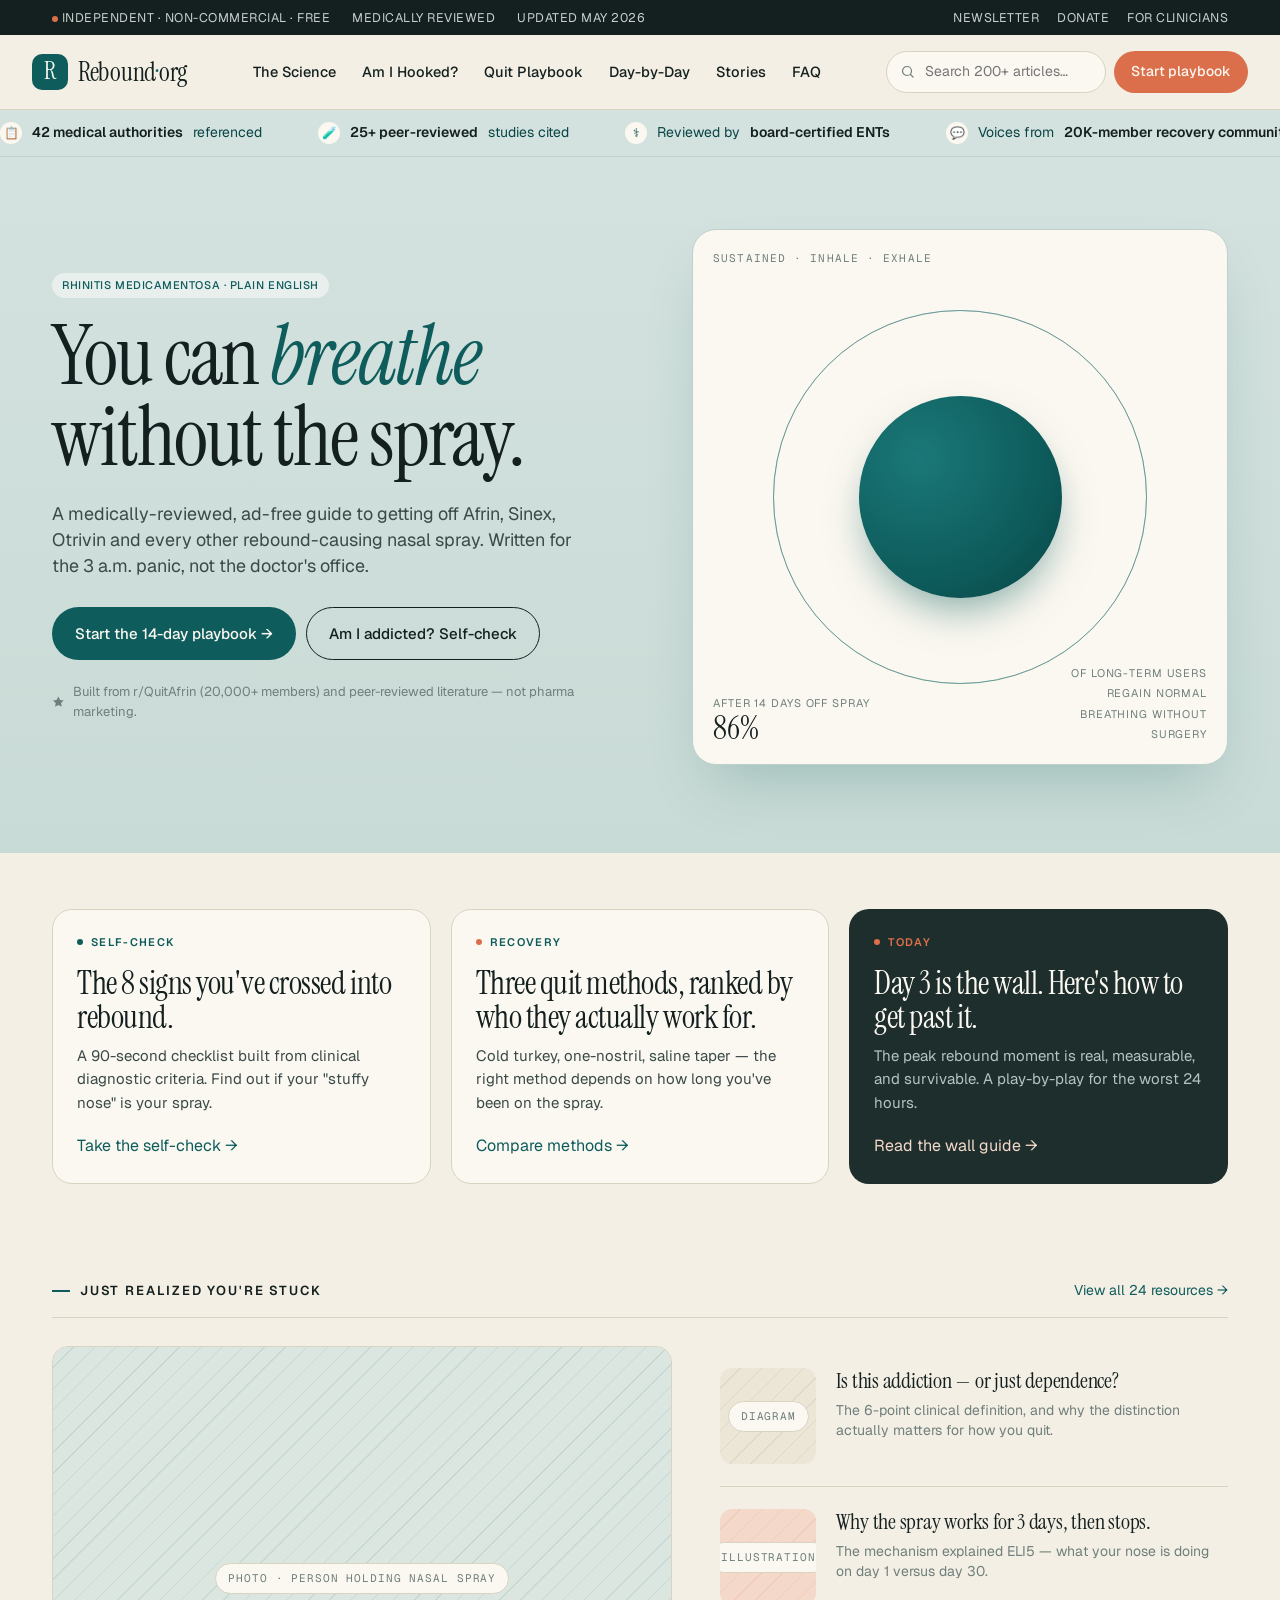
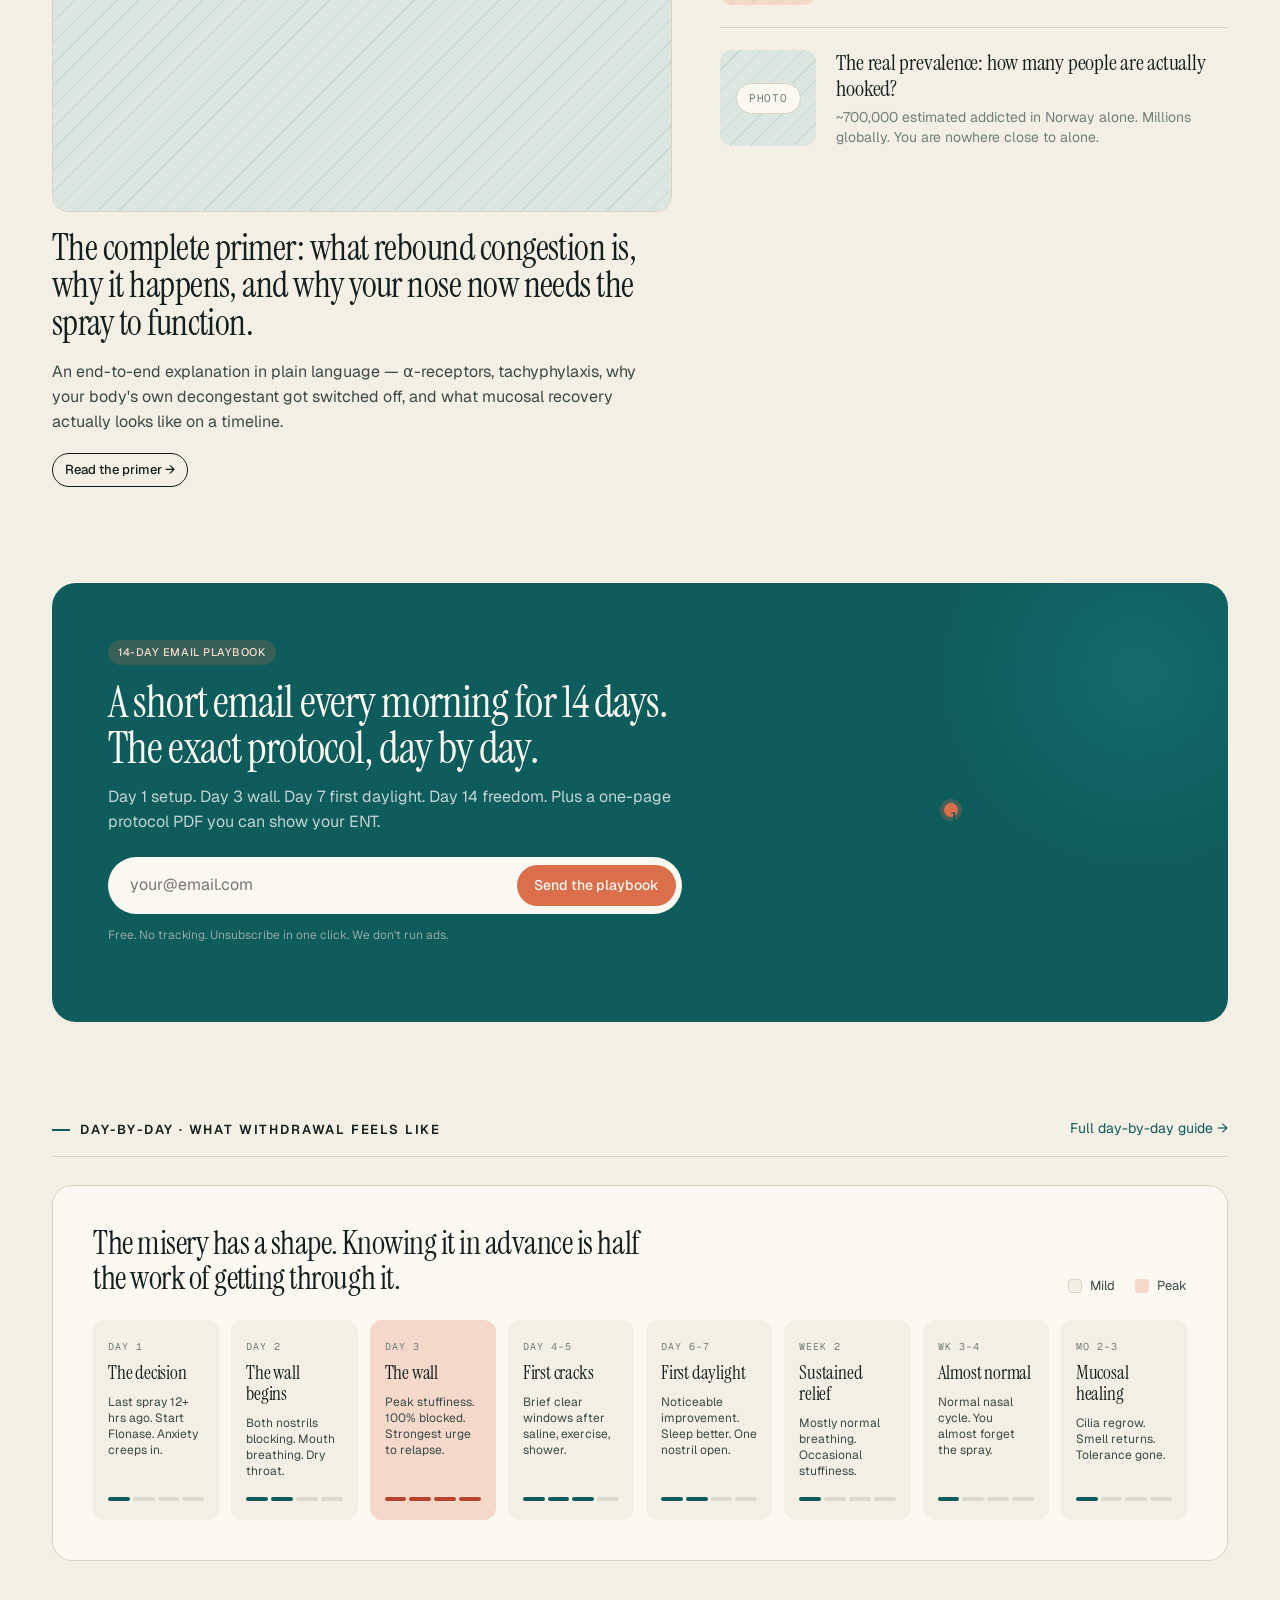
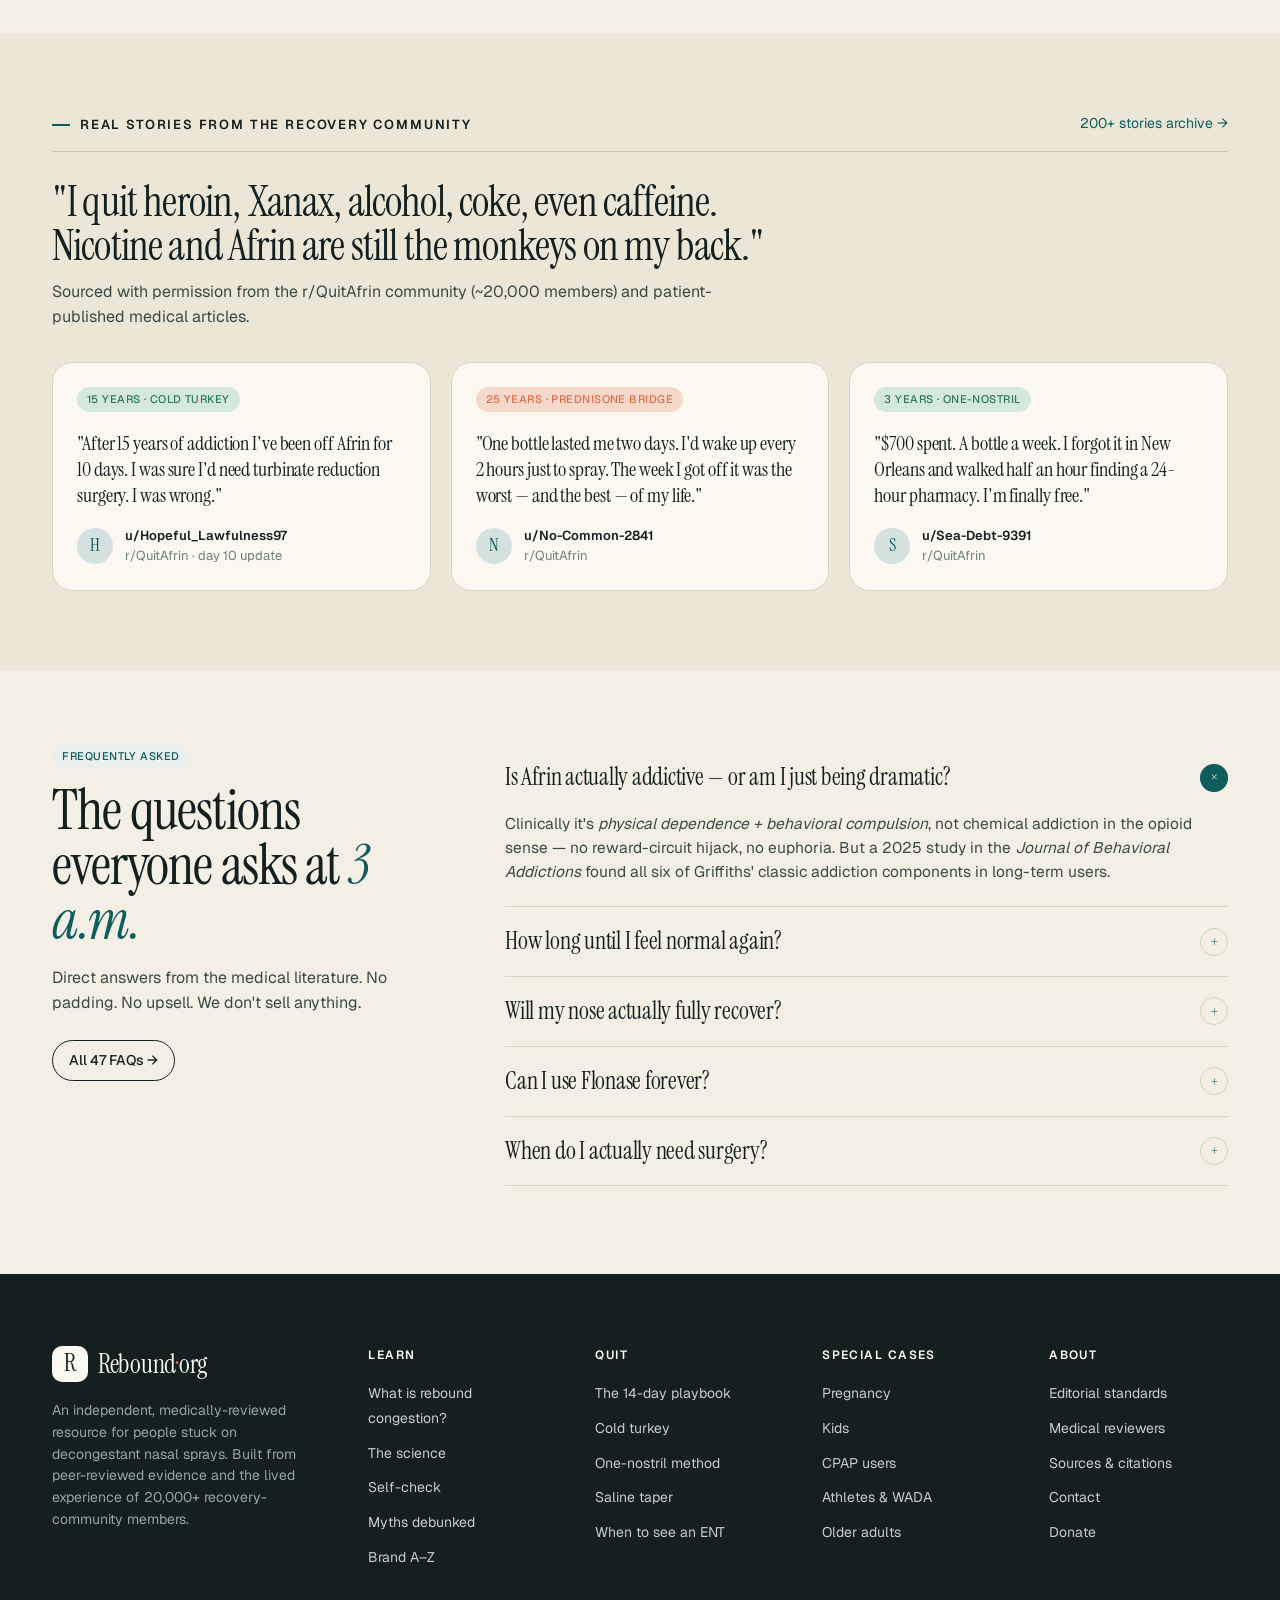
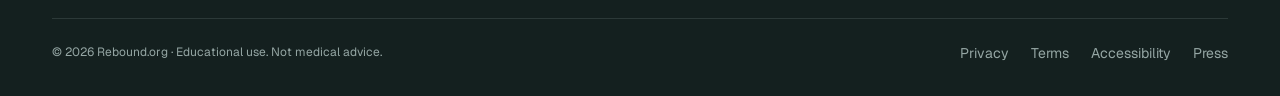
<file: index.html>
<!doctype html>
<html lang="en">
<head>
<meta charset="utf-8" />
<title>Rebound Congestion — A medically-reviewed guide to getting off Afrin · Rebound.org</title>
<meta name="description" content="Independent, medically-reviewed guide to rhinitis medicamentosa (rebound congestion) from Afrin, Sinex, Otrivin and other decongestant nasal sprays. The science, a 14-day quit playbook, day-by-day withdrawal timeline, real recovery stories, and answers from 25+ peer-reviewed studies." />
<meta name="viewport" content="width=device-width,initial-scale=1" />
<meta name="theme-color" content="#0E5C5C" />
<link rel="canonical" href="https://reboundcongestion.org/" />
<meta property="og:type" content="website" />
<meta property="og:title" content="Rebound.org — You can breathe without the spray." />
<meta property="og:description" content="A medically-reviewed, ad-free guide to getting off Afrin, Sinex, Otrivin and every other rebound-causing nasal spray." />
<meta property="og:url" content="https://reboundcongestion.org/" />
<meta name="twitter:card" content="summary_large_image" />
<meta name="robots" content="index, follow, max-image-preview:large" />
<link rel="preconnect" href="https://fonts.googleapis.com" />
<link rel="preconnect" href="https://fonts.gstatic.com" crossorigin />
<link href="https://fonts.googleapis.com/css2?family=Instrument+Serif:ital@0;1&family=Geist:wght@300;400;500;600;700&family=Geist+Mono:wght@400;500&display=swap" rel="stylesheet" />
<link rel="stylesheet" href="assets/styles.css" />
<script type="application/ld+json">
{
  "@context": "https://schema.org",
  "@graph": [
    {
      "@type": "MedicalWebPage",
      "@id": "https://reboundcongestion.org/#webpage",
      "url": "https://reboundcongestion.org/",
      "name": "Rebound Congestion — A medically-reviewed guide to getting off Afrin",
      "description": "Independent, medically-reviewed educational resource on rhinitis medicamentosa (rebound congestion).",
      "inLanguage": "en-US",
      "datePublished": "2026-05-12",
      "dateModified": "2026-05-12",
      "lastReviewed": "2026-05-12",
      "audience": {
        "@type": "PeopleAudience",
        "healthCondition": "Rhinitis Medicamentosa"
      },
      "about": { "@id": "https://reboundcongestion.org/#condition" },
      "publisher": { "@id": "https://reboundcongestion.org/#org" }
    },
    {
      "@type": "MedicalCondition",
      "@id": "https://reboundcongestion.org/#condition",
      "name": "Rhinitis Medicamentosa",
      "alternateName": ["Rebound Congestion", "Nasal Spray Addiction", "Afrin Addiction", "Drug-Induced Rhinitis"],
      "code": { "@type": "MedicalCode", "code": "J30.0", "codingSystem": "ICD-10" },
      "cause": "Overuse of topical decongestant nasal sprays containing oxymetazoline, xylometazoline, phenylephrine, naphazoline or tetrahydrozoline beyond 3–5 days.",
      "signOrSymptom": "Nasal congestion worsening after stopping spray, dependence on spray, frequent re-dosing, sleep disturbance.",
      "possibleTreatment": [
        { "@type": "MedicalTherapy", "name": "Intranasal corticosteroid bridge" },
        { "@type": "MedicalTherapy", "name": "One-nostril weaning method" },
        { "@type": "MedicalTherapy", "name": "Saline dilution taper" },
        { "@type": "MedicalTherapy", "name": "Oral prednisone burst (ENT-prescribed)" }
      ]
    },
    {
      "@type": "Organization",
      "@id": "https://reboundcongestion.org/#org",
      "name": "Rebound.org",
      "url": "https://reboundcongestion.org/",
      "description": "Independent, non-commercial educational resource for people stuck on decongestant nasal sprays."
    },
    {
      "@type": "FAQPage",
      "mainEntity": [
        { "@type": "Question", "name": "Is Afrin actually addictive?",
          "acceptedAnswer": { "@type": "Answer", "text": "Clinically it's physical dependence plus behavioral compulsion, not chemical addiction like opioids — there is no euphoria. But a 2025 study in the Journal of Behavioral Addictions found all six of Griffiths' classic addiction components in long-term users. Either way it traps people for decades and needs structured quitting." } },
        { "@type": "Question", "name": "How long until I feel normal again after stopping nasal spray?",
          "acceptedAnswer": { "@type": "Answer", "text": "With intranasal steroid spray and saline started on day one, subjective improvement comes within 48 hours, significant relief by week 2, near-normal breathing by week 4. Long-term users may need 1–3 months for full mucosal healing." } },
        { "@type": "Question", "name": "Will my nose actually fully recover from rebound congestion?",
          "acceptedAnswer": { "@type": "Answer", "text": "Yes, in nearly all cases. Even after 20+ years of decongestant use the nasal mucosa heals. Septal perforation and severe turbinate scarring are exceptions that may need surgical evaluation, but they are rare." } },
        { "@type": "Question", "name": "Is the one-nostril method better than cold turkey?",
          "acceptedAnswer": { "@type": "Answer", "text": "Many ENTs prefer it because adherence is much higher. Cold turkey is faster (about 1 week versus 2) but harder — the day-3 wall causes most relapses. Both work; match the method to your tolerance for misery." } },
        { "@type": "Question", "name": "Can I use Flonase forever?",
          "acceptedAnswer": { "@type": "Answer", "text": "Yes. Daily intranasal corticosteroid is safe long-term per Cleveland Clinic, Mayo, NHS and AAAAI guidelines. Watch for nosebleeds — usually a technique fix: aim away from the septum and hold the bottle in the opposite hand to the nostril you're spraying." } }
      ]
    }
  ]
}
</script>
</head>
<body>
<a href="#main" class="skip">Skip to main content</a>

<!-- ====== utility bar ====== -->
<div class="utilbar">
  <div class="container">
    <div class="row">
      <div class="left">
        <span><span class="dot"></span>&nbsp;Independent · Non-commercial · Free</span>
        <span class="hide-mobile">Medically reviewed</span>
        <span class="hide-mobile">Updated May 2026</span>
      </div>
      <div class="right hide-mobile">
        <a href="#">Newsletter</a>
        <a href="#">Donate</a>
        <a href="#">For Clinicians</a>
      </div>
    </div>
  </div>
</div>

<!-- ====== header ====== -->
<header class="site">
  <div class="container-wide">
    <nav class="nav" aria-label="Primary">
      <a href="index.html" class="brand">
        <span class="mark" aria-hidden="true">R</span>
        <span class="wordmark">Rebound<em>·</em>org</span>
      </a>
      <div class="navlinks">
        <a class="nav-item" href="science.html">The Science</a>
        <a class="nav-item" href="self-check.html">Am I Hooked?</a>
        <a class="nav-item" href="playbook.html">Quit Playbook</a>
        <a class="nav-item" href="timeline.html">Day-by-Day</a>
        <a class="nav-item" href="stories.html">Stories</a>
        <a class="nav-item" href="faq.html">FAQ</a>
      </div>
      <div class="nav-actions">
        <label class="search-pill" for="search">
          <svg width="14" height="14" viewBox="0 0 14 14" fill="none" aria-hidden="true"><circle cx="6" cy="6" r="4.5" stroke="currentColor" stroke-width="1.2"/><path d="M9.5 9.5L12 12" stroke="currentColor" stroke-width="1.2" stroke-linecap="round"/></svg>
          <input id="search" placeholder="Search 200+ articles…" />
        </label>
        <button class="search-icon-btn" aria-label="Search">
          <svg width="16" height="16" viewBox="0 0 14 14" fill="none"><circle cx="6" cy="6" r="4.5" stroke="currentColor" stroke-width="1.4"/><path d="M9.5 9.5L12 12" stroke="currentColor" stroke-width="1.4" stroke-linecap="round"/></svg>
        </button>
        <a class="btn coral hide-mobile" href="playbook.html">Start playbook</a>
        <button class="menu-btn" id="menuOpen" aria-label="Open menu">
          <svg width="18" height="18" viewBox="0 0 18 18" fill="none"><path d="M2 5h14M2 9h14M2 13h14" stroke="currentColor" stroke-width="1.6" stroke-linecap="round"/></svg>
        </button>
      </div>
    </nav>
  </div>
</header>

<!-- mobile menu -->
<div class="mobile-menu" id="mobileMenu" role="dialog" aria-label="Menu">
  <div class="top">
    <a href="index.html" class="brand"><span class="mark">R</span><span class="wordmark">Rebound<em>·</em>org</span></a>
    <button class="menu-btn" id="menuClose" aria-label="Close menu">
      <svg width="18" height="18" viewBox="0 0 18 18" fill="none"><path d="M4 4l10 10M14 4L4 14" stroke="currentColor" stroke-width="1.6" stroke-linecap="round"/></svg>
    </button>
  </div>
  <nav aria-label="Mobile">
    <a href="science.html">The Science</a>
    <a href="self-check.html">Am I Hooked?</a>
    <a href="playbook.html">Quit Playbook</a>
    <a href="timeline.html">Day-by-Day</a>
    <a href="stories.html">Stories</a>
    <a href="faq.html">FAQ</a>
  </nav>
  <div class="actions">
    <a class="btn coral lg" href="playbook.html">Start the 14-day playbook →</a>
    <a class="btn ghost lg" href="self-check.html">Am I addicted? Self-check</a>
  </div>
</div>

<!-- ====== trust strip ====== -->
<div class="trust" aria-label="Editorial standards">
  <div class="trust-track">
    <span class="item"><span class="icn">📋</span> <b>42 medical authorities</b> referenced</span>
    <span class="item"><span class="icn">🧪</span> <b>25+ peer-reviewed</b> studies cited</span>
    <span class="item"><span class="icn">⚕️</span> Reviewed by <b>board-certified ENTs</b></span>
    <span class="item"><span class="icn">💬</span> Voices from <b>20K-member recovery community</b></span>
    <span class="item"><span class="icn">🌿</span> No ads. <b>No spray brand affiliations.</b></span>
    <span class="item"><span class="icn">🔄</span> Updated <b>May 2026</b></span>
    <span class="item"><span class="icn">📋</span> <b>42 medical authorities</b> referenced</span>
    <span class="item"><span class="icn">🧪</span> <b>25+ peer-reviewed</b> studies cited</span>
    <span class="item"><span class="icn">⚕️</span> Reviewed by <b>board-certified ENTs</b></span>
    <span class="item"><span class="icn">💬</span> Voices from <b>20K-member recovery community</b></span>
    <span class="item"><span class="icn">🌿</span> No ads. <b>No spray brand affiliations.</b></span>
    <span class="item"><span class="icn">🔄</span> Updated <b>May 2026</b></span>
  </div>
</div>

<main id="main">

<!-- ====== hero ====== -->
<section class="hero">
  <div class="container">
    <div class="hero-grid">
      <div>
        <span class="tag">Rhinitis Medicamentosa · Plain English</span>
        <h1 style="margin-top:18px;">You can <em>breathe</em> without the spray.</h1>
        <p class="lede">A medically-reviewed, ad-free guide to getting off Afrin, Sinex, Otrivin and every other rebound-causing nasal spray. Written for the 3 a.m. panic, not the doctor's office.</p>
        <div class="cta-row">
          <a class="btn primary lg" href="playbook.html">Start the 14-day playbook →</a>
          <a class="btn ghost lg" href="self-check.html">Am I addicted? Self-check</a>
        </div>
        <p class="micronote">
          <svg width="14" height="14" viewBox="0 0 14 14" fill="none" aria-hidden="true"><path d="M7 1l1.8 3.7 4 .6-2.9 2.8.7 4-3.6-1.9-3.6 1.9.7-4L1 5.3l4-.6L7 1z" fill="currentColor"/></svg>
          Built from r/QuitAfrin (20,000+ members) and peer-reviewed literature — not pharma marketing.
        </p>
      </div>
      <div class="visual" aria-hidden="true">
        <span class="corner">SUSTAINED · INHALE · EXHALE</span>
        <div class="breath">
          <div class="ring r1"></div>
          <div class="ring r2"></div>
          <div class="ring r3"></div>
          <div class="core"></div>
        </div>
        <div class="label">
          <div>
            <div class="stat-label">After 14 days off spray</div>
            <div class="big">86%</div>
          </div>
          <div style="text-align:right; max-width:160px;">
            <span class="stat-label">of long-term users regain normal breathing without surgery</span>
          </div>
        </div>
      </div>
    </div>
  </div>
</section>

<!-- ====== featured cards ====== -->
<section class="featured">
  <div class="container">
    <div class="feat-grid">
      <a class="feat" href="self-check.html">
        <span class="kicker"><span style="width:6px;height:6px;background:var(--primary);border-radius:50%;display:inline-block;"></span> Self-check</span>
        <h3>The 8 signs you've crossed into rebound.</h3>
        <p>A 90-second checklist built from clinical diagnostic criteria. Find out if your "stuffy nose" is your spray.</p>
        <div class="spacer"></div>
        <span class="cta">Take the self-check →</span>
      </a>
      <a class="feat" href="playbook.html">
        <span class="kicker"><span style="width:6px;height:6px;background:var(--coral);border-radius:50%;display:inline-block;"></span> Recovery</span>
        <h3>Three quit methods, ranked by who they actually work for.</h3>
        <p>Cold turkey, one-nostril, saline taper — the right method depends on how long you've been on the spray.</p>
        <div class="spacer"></div>
        <span class="cta">Compare methods →</span>
      </a>
      <a class="feat dark" href="timeline.html#day-3">
        <span class="kicker"><span style="width:6px;height:6px;background:var(--coral);border-radius:50%;display:inline-block;"></span> Today</span>
        <h3>Day 3 is the wall. Here's how to get past it.</h3>
        <p>The peak rebound moment is real, measurable, and survivable. A play-by-play for the worst 24 hours.</p>
        <div class="spacer"></div>
        <span class="cta">Read the wall guide →</span>
      </a>
    </div>
  </div>
</section>

<!-- ====== editorial ====== -->
<section class="sec">
  <div class="container">
    <div class="sec-head">
      <h2><span class="bar"></span> Just realized you're stuck</h2>
      <div class="right"><a href="science.html">View all 24 resources →</a></div>
    </div>
    <div class="ed-grid">
      <article class="ed-lead">
        <a href="science.html" class="image"><div class="placeholder ph-sage"><span class="ph-label">Photo · person holding nasal spray</span></div></a>
        <h3>The complete primer: what rebound congestion is, why it happens, and why your nose now needs the spray to function.</h3>
        <p>An end-to-end explanation in plain language — α-receptors, tachyphylaxis, why your body's own decongestant got switched off, and what mucosal recovery actually looks like on a timeline.</p>
        <a class="btn ghost sm" style="align-self:flex-start;" href="science.html">Read the primer →</a>
      </article>
      <div class="ed-list">
        <a class="ed-item" href="science.html#addiction">
          <div class="thumb"><div class="placeholder ph-cream"><span class="ph-label">Diagram</span></div></div>
          <div>
            <h4>Is this addiction — or just dependence?</h4>
            <p>The 6-point clinical definition, and why the distinction actually matters for how you quit.</p>
          </div>
        </a>
        <a class="ed-item" href="science.html#mechanism">
          <div class="thumb"><div class="placeholder ph-warm"><span class="ph-label">Illustration</span></div></div>
          <div>
            <h4>Why the spray works for 3 days, then stops.</h4>
            <p>The mechanism explained ELI5 — what your nose is doing on day 1 versus day 30.</p>
          </div>
        </a>
        <a class="ed-item" href="stories.html">
          <div class="thumb"><div class="placeholder ph-sage"><span class="ph-label">Photo</span></div></div>
          <div>
            <h4>The real prevalence: how many people are actually hooked?</h4>
            <p>~700,000 estimated addicted in Norway alone. Millions globally. You are nowhere close to alone.</p>
          </div>
        </a>
      </div>
    </div>
  </div>
</section>

<!-- ====== newsletter banner ====== -->
<div class="container">
  <aside class="banner" aria-label="Newsletter signup">
    <div>
      <span class="tag coral" style="background:rgba(220,111,75,0.2);color:var(--coral-soft);">14-day email playbook</span>
      <h3 style="margin-top:14px;">A short email every morning for 14 days. The exact protocol, day by day.</h3>
      <p>Day 1 setup. Day 3 wall. Day 7 first daylight. Day 14 freedom. Plus a one-page protocol PDF you can show your ENT.</p>
      <form class="form-pill" onsubmit="event.preventDefault(); this.querySelector('input').value=''; this.querySelector('button').textContent='Subscribed ✓';">
        <input placeholder="your@email.com" type="email" aria-label="Email address" required />
        <button class="btn coral" type="submit">Send the playbook</button>
      </form>
      <p class="legal">Free. No tracking. Unsubscribe in one click. We don't run ads.</p>
    </div>
    <div class="banner-viz" aria-hidden="true">
      <div class="circles">
        <div class="ring2"></div>
        <div class="ring2 r2"></div>
        <div class="ring2 r3"></div>
        <div class="ring2 r4"></div>
        <div class="dot-m"></div>
        <div class="core2">14</div>
      </div>
    </div>
  </aside>
</div>

<!-- ====== timeline ====== -->
<section class="sec">
  <div class="container">
    <div class="sec-head">
      <h2><span class="bar"></span> Day-by-day · What withdrawal feels like</h2>
      <div class="right"><a href="timeline.html">Full day-by-day guide →</a></div>
    </div>
    <div class="timeline-wrap">
      <div style="display:flex; justify-content:space-between; align-items:end; flex-wrap:wrap; gap:16px;">
        <h3 class="serif" style="font-size:clamp(22px,2.6vw,32px); line-height:1.1; max-width:580px; letter-spacing:-0.015em;">The misery has a shape. Knowing it in advance is half the work of getting through it.</h3>
        <div style="display:flex; gap:20px; font-size:13px; color:var(--ink-2);">
          <span style="display:flex; align-items:center; gap:8px;"><span style="width:14px;height:14px;border-radius:4px;background:var(--bg);border:1px solid var(--line);"></span> Mild</span>
          <span style="display:flex; align-items:center; gap:8px;"><span style="width:14px;height:14px;border-radius:4px;background:#F4D9CB;"></span> Peak</span>
        </div>
      </div>
      <div class="timeline">
        <a class="tl-cell" href="timeline.html#day-1"><span class="day">Day 1</span><div class="label">The decision</div><p class="desc">Last spray 12+ hrs ago. Start Flonase. Anxiety creeps in.</p><div class="severity"><span class="bar-s on"></span><span class="bar-s"></span><span class="bar-s"></span><span class="bar-s"></span></div></a>
        <a class="tl-cell" href="timeline.html#day-2"><span class="day">Day 2</span><div class="label">The wall begins</div><p class="desc">Both nostrils blocking. Mouth breathing. Dry throat.</p><div class="severity"><span class="bar-s on"></span><span class="bar-s on"></span><span class="bar-s"></span><span class="bar-s"></span></div></a>
        <a class="tl-cell peak" href="timeline.html#day-3"><span class="day">Day 3</span><div class="label">The wall</div><p class="desc">Peak stuffiness. 100% blocked. Strongest urge to relapse.</p><div class="severity"><span class="bar-s on"></span><span class="bar-s on"></span><span class="bar-s on"></span><span class="bar-s on"></span></div></a>
        <a class="tl-cell" href="timeline.html#day-4"><span class="day">Day 4–5</span><div class="label">First cracks</div><p class="desc">Brief clear windows after saline, exercise, shower.</p><div class="severity"><span class="bar-s on"></span><span class="bar-s on"></span><span class="bar-s on"></span><span class="bar-s"></span></div></a>
        <a class="tl-cell" href="timeline.html#day-6"><span class="day">Day 6–7</span><div class="label">First daylight</div><p class="desc">Noticeable improvement. Sleep better. One nostril open.</p><div class="severity"><span class="bar-s on"></span><span class="bar-s on"></span><span class="bar-s"></span><span class="bar-s"></span></div></a>
        <a class="tl-cell" href="timeline.html#week-2"><span class="day">Week 2</span><div class="label">Sustained relief</div><p class="desc">Mostly normal breathing. Occasional stuffiness.</p><div class="severity"><span class="bar-s on"></span><span class="bar-s"></span><span class="bar-s"></span><span class="bar-s"></span></div></a>
        <a class="tl-cell" href="timeline.html#week-3"><span class="day">Wk 3–4</span><div class="label">Almost normal</div><p class="desc">Normal nasal cycle. You almost forget the spray.</p><div class="severity"><span class="bar-s on"></span><span class="bar-s"></span><span class="bar-s"></span><span class="bar-s"></span></div></a>
        <a class="tl-cell" href="timeline.html#month-2"><span class="day">Mo 2–3</span><div class="label">Mucosal healing</div><p class="desc">Cilia regrow. Smell returns. Tolerance gone.</p><div class="severity"><span class="bar-s on"></span><span class="bar-s"></span><span class="bar-s"></span><span class="bar-s"></span></div></a>
      </div>
    </div>
  </div>
</section>

<!-- ====== stories ====== -->
<section class="stories">
  <div class="container">
    <div class="sec-head" style="border-bottom-color:#CDC6B4;">
      <h2><span class="bar"></span> Real stories from the recovery community</h2>
      <div class="right"><a href="stories.html">200+ stories archive →</a></div>
    </div>
    <h3 class="serif" style="font-size:clamp(28px,4vw,42px); max-width:780px; line-height:1.05; letter-spacing:-0.02em;">"I quit heroin, Xanax, alcohol, coke, even caffeine. Nicotine and Afrin are still the monkeys on my back."</h3>
    <p style="color:var(--ink-2); margin-top:12px; max-width:680px;">Sourced with permission from the r/QuitAfrin community (~20,000 members) and patient-published medical articles.</p>
    <div class="story-grid">
      <article class="story success">
        <span class="duration">15 years · cold turkey</span>
        <p class="quote">"After 15 years of addiction I've been off Afrin for 10 days. I was sure I'd need turbinate reduction surgery. I was wrong."</p>
        <div class="attr"><span class="avatar">H</span><div><b>u/Hopeful_Lawfulness97</b><br><span>r/QuitAfrin · day 10 update</span></div></div>
      </article>
      <article class="story">
        <span class="duration">25 years · prednisone bridge</span>
        <p class="quote">"One bottle lasted me two days. I'd wake up every 2 hours just to spray. The week I got off it was the worst — and the best — of my life."</p>
        <div class="attr"><span class="avatar">N</span><div><b>u/No-Common-2841</b><br><span>r/QuitAfrin</span></div></div>
      </article>
      <article class="story success">
        <span class="duration">3 years · one-nostril</span>
        <p class="quote">"$700 spent. A bottle a week. I forgot it in New Orleans and walked half an hour finding a 24-hour pharmacy. I'm finally free."</p>
        <div class="attr"><span class="avatar">S</span><div><b>u/Sea-Debt-9391</b><br><span>r/QuitAfrin</span></div></div>
      </article>
    </div>
  </div>
</section>

<!-- ====== faq teaser ====== -->
<section class="sec" id="faq">
  <div class="container">
    <div class="faq">
      <div class="faq-side">
        <span class="tag">Frequently asked</span>
        <h2 style="margin-top:14px;">The questions everyone asks at <em>3 a.m.</em></h2>
        <p>Direct answers from the medical literature. No padding. No upsell. We don't sell anything.</p>
        <div style="margin-top:24px;"><a class="btn ghost" href="faq.html">All 47 FAQs →</a></div>
      </div>
      <div class="faq-list" id="faqList">
        <div class="qa open"><button class="q" aria-expanded="true">Is Afrin actually addictive — or am I just being dramatic?<span class="plus" aria-hidden="true">+</span></button><div class="a">Clinically it's <em>physical dependence + behavioral compulsion</em>, not chemical addiction in the opioid sense — no reward-circuit hijack, no euphoria. But a 2025 study in the <em>Journal of Behavioral Addictions</em> found all six of Griffiths' classic addiction components in long-term users.</div></div>
        <div class="qa"><button class="q" aria-expanded="false">How long until I feel normal again?<span class="plus" aria-hidden="true">+</span></button><div class="a">With steroid spray + saline started day one: subjective improvement in 48 hours, significant relief by week 2, near-normal by week 4. Long-term users: 1–3 months for full mucosal healing.</div></div>
        <div class="qa"><button class="q" aria-expanded="false">Will my nose actually fully recover?<span class="plus" aria-hidden="true">+</span></button><div class="a">Yes — in nearly all cases. Even after 20+ years of use, the mucosa heals. Septal perforation and severe turbinate scarring are exceptions that may need surgical evaluation.</div></div>
        <div class="qa"><button class="q" aria-expanded="false">Can I use Flonase forever?<span class="plus" aria-hidden="true">+</span></button><div class="a">Yes. Daily intranasal corticosteroid is safe long-term per all major guidelines. Watch for nosebleeds — usually a technique fix: aim away from the septum.</div></div>
        <div class="qa"><button class="q" aria-expanded="false">When do I actually need surgery?<span class="plus" aria-hidden="true">+</span></button><div class="a">After ≥2 months of failed medical management, with persistent turbinate hypertrophy on endoscopy/CT and severe quality-of-life impairment. Modern submucosal / RFA turbinate reduction has 82–86% success.</div></div>
      </div>
    </div>
  </div>
</section>

</main>

<!-- ====== footer ====== -->
<footer class="site">
  <div class="container">
    <div class="foot-grid">
      <div>
        <a href="index.html" class="brand"><span class="mark">R</span><span class="wordmark">Rebound<em>·</em>org</span></a>
        <p class="blurb">An independent, medically-reviewed resource for people stuck on decongestant nasal sprays. Built from peer-reviewed evidence and the lived experience of 20,000+ recovery-community members.</p>
      </div>
      <div><h5>Learn</h5><ul>
        <li><a href="science.html">What is rebound congestion?</a></li>
        <li><a href="science.html#mechanism">The science</a></li>
        <li><a href="self-check.html">Self-check</a></li>
        <li><a href="myths.html">Myths debunked</a></li>
        <li><a href="brands.html">Brand A–Z</a></li>
      </ul></div>
      <div><h5>Quit</h5><ul>
        <li><a href="playbook.html">The 14-day playbook</a></li>
        <li><a href="playbook.html#cold-turkey">Cold turkey</a></li>
        <li><a href="playbook.html#one-nostril">One-nostril method</a></li>
        <li><a href="playbook.html#saline-taper">Saline taper</a></li>
        <li><a href="ent.html">When to see an ENT</a></li>
      </ul></div>
      <div><h5>Special cases</h5><ul>
        <li><a href="special.html#pregnancy">Pregnancy</a></li>
        <li><a href="special.html#kids">Kids</a></li>
        <li><a href="special.html#cpap">CPAP users</a></li>
        <li><a href="special.html#athletes">Athletes & WADA</a></li>
        <li><a href="special.html#older">Older adults</a></li>
      </ul></div>
      <div><h5>About</h5><ul>
        <li><a href="about.html">Editorial standards</a></li>
        <li><a href="about.html#reviewers">Medical reviewers</a></li>
        <li><a href="sources.html">Sources & citations</a></li>
        <li><a href="contact.html">Contact</a></li>
        <li><a href="donate.html">Donate</a></li>
      </ul></div>
    </div>
    <div class="foot-bottom">
      <span>© 2026 Rebound.org · Educational use. Not medical advice.</span>
      <div class="legal-links">
        <a href="#">Privacy</a><a href="#">Terms</a><a href="#">Accessibility</a><a href="#">Press</a>
      </div>
    </div>
  </div>
</footer>

<script src="assets/site.js"></script>
</body>
</html>
</file>
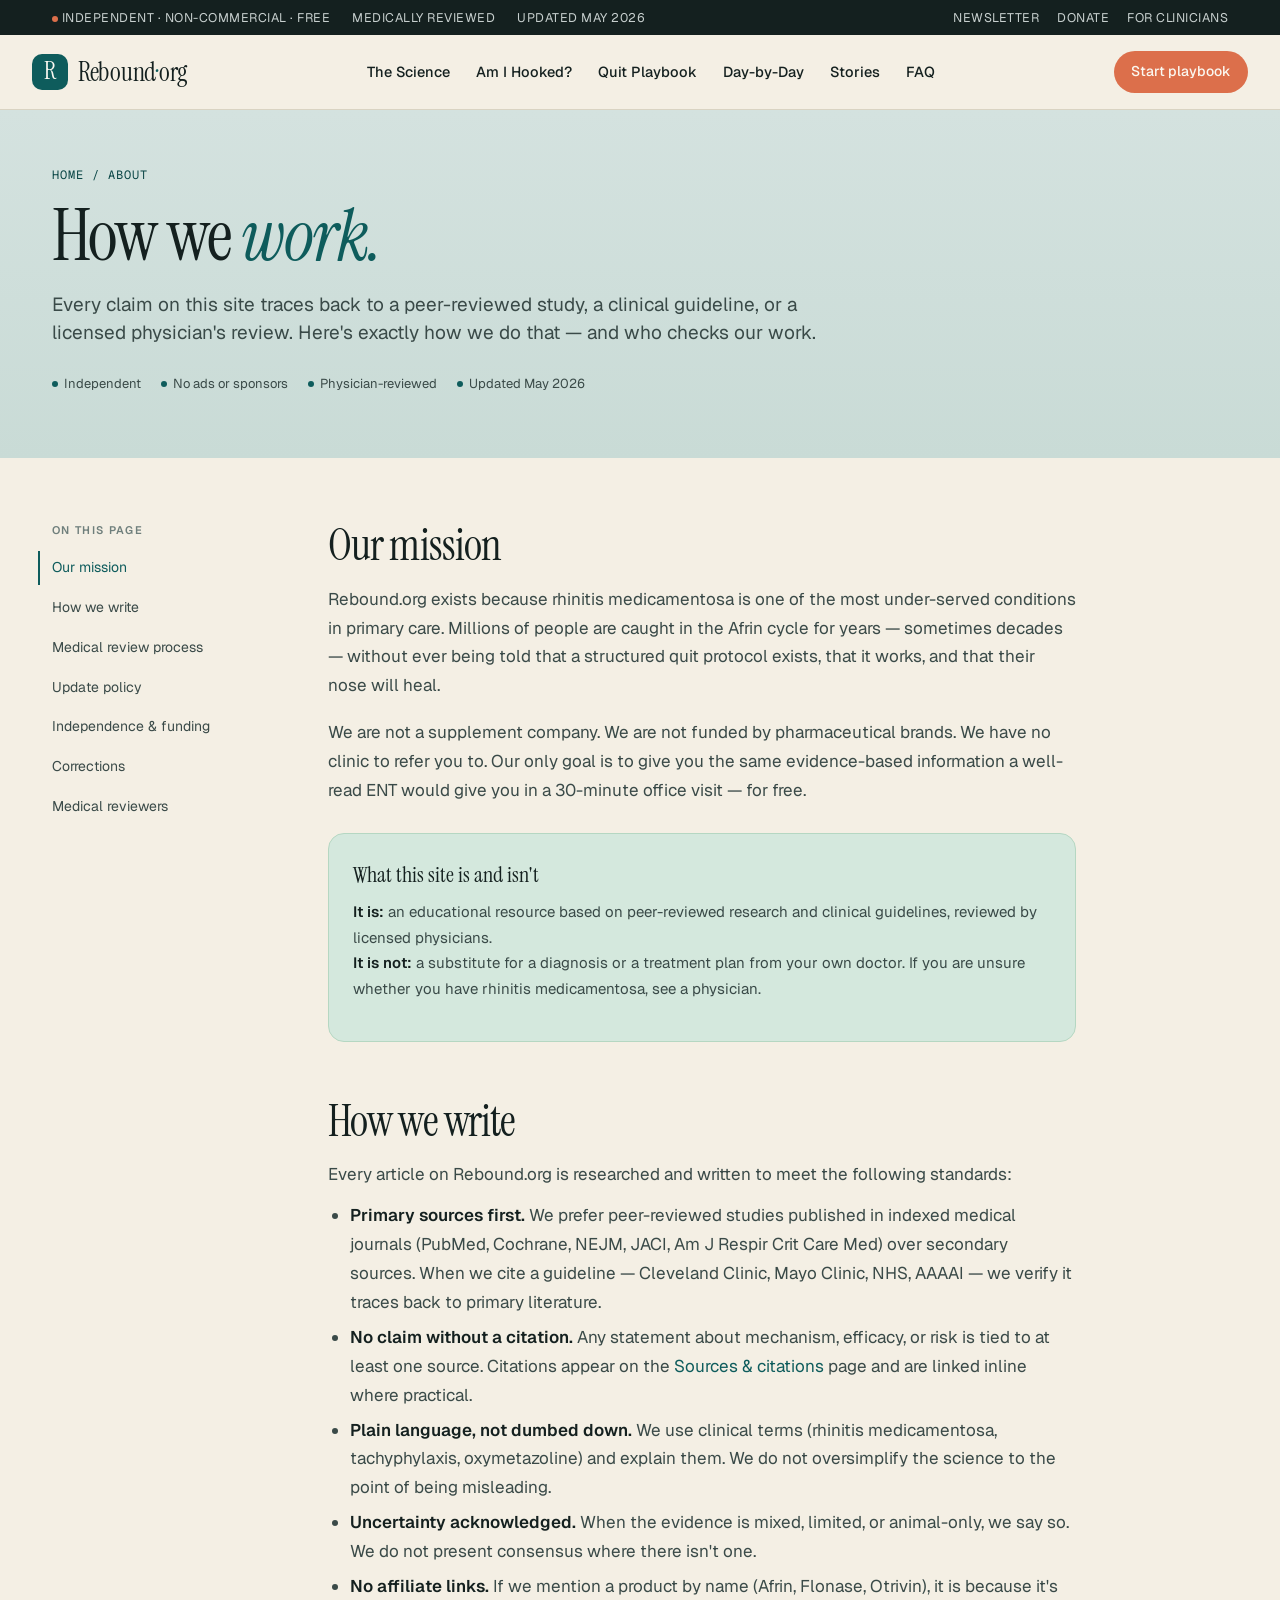
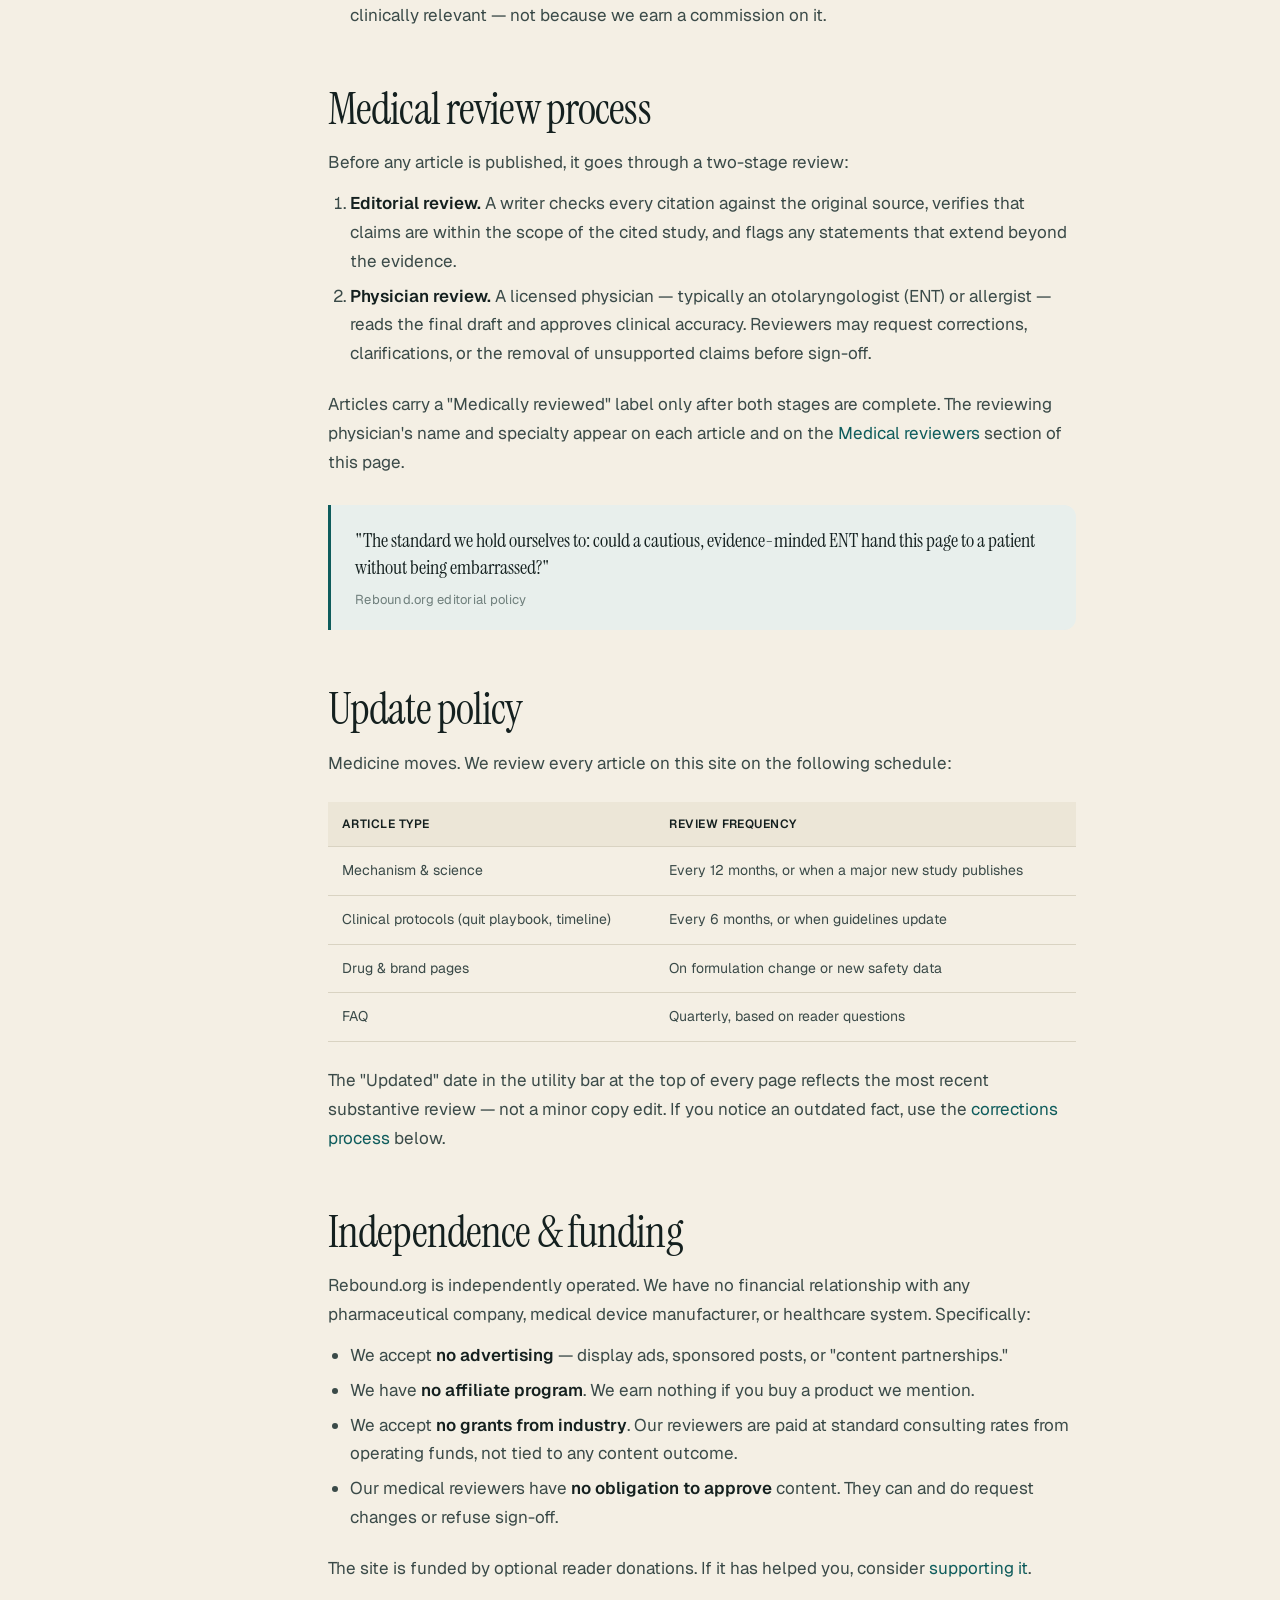
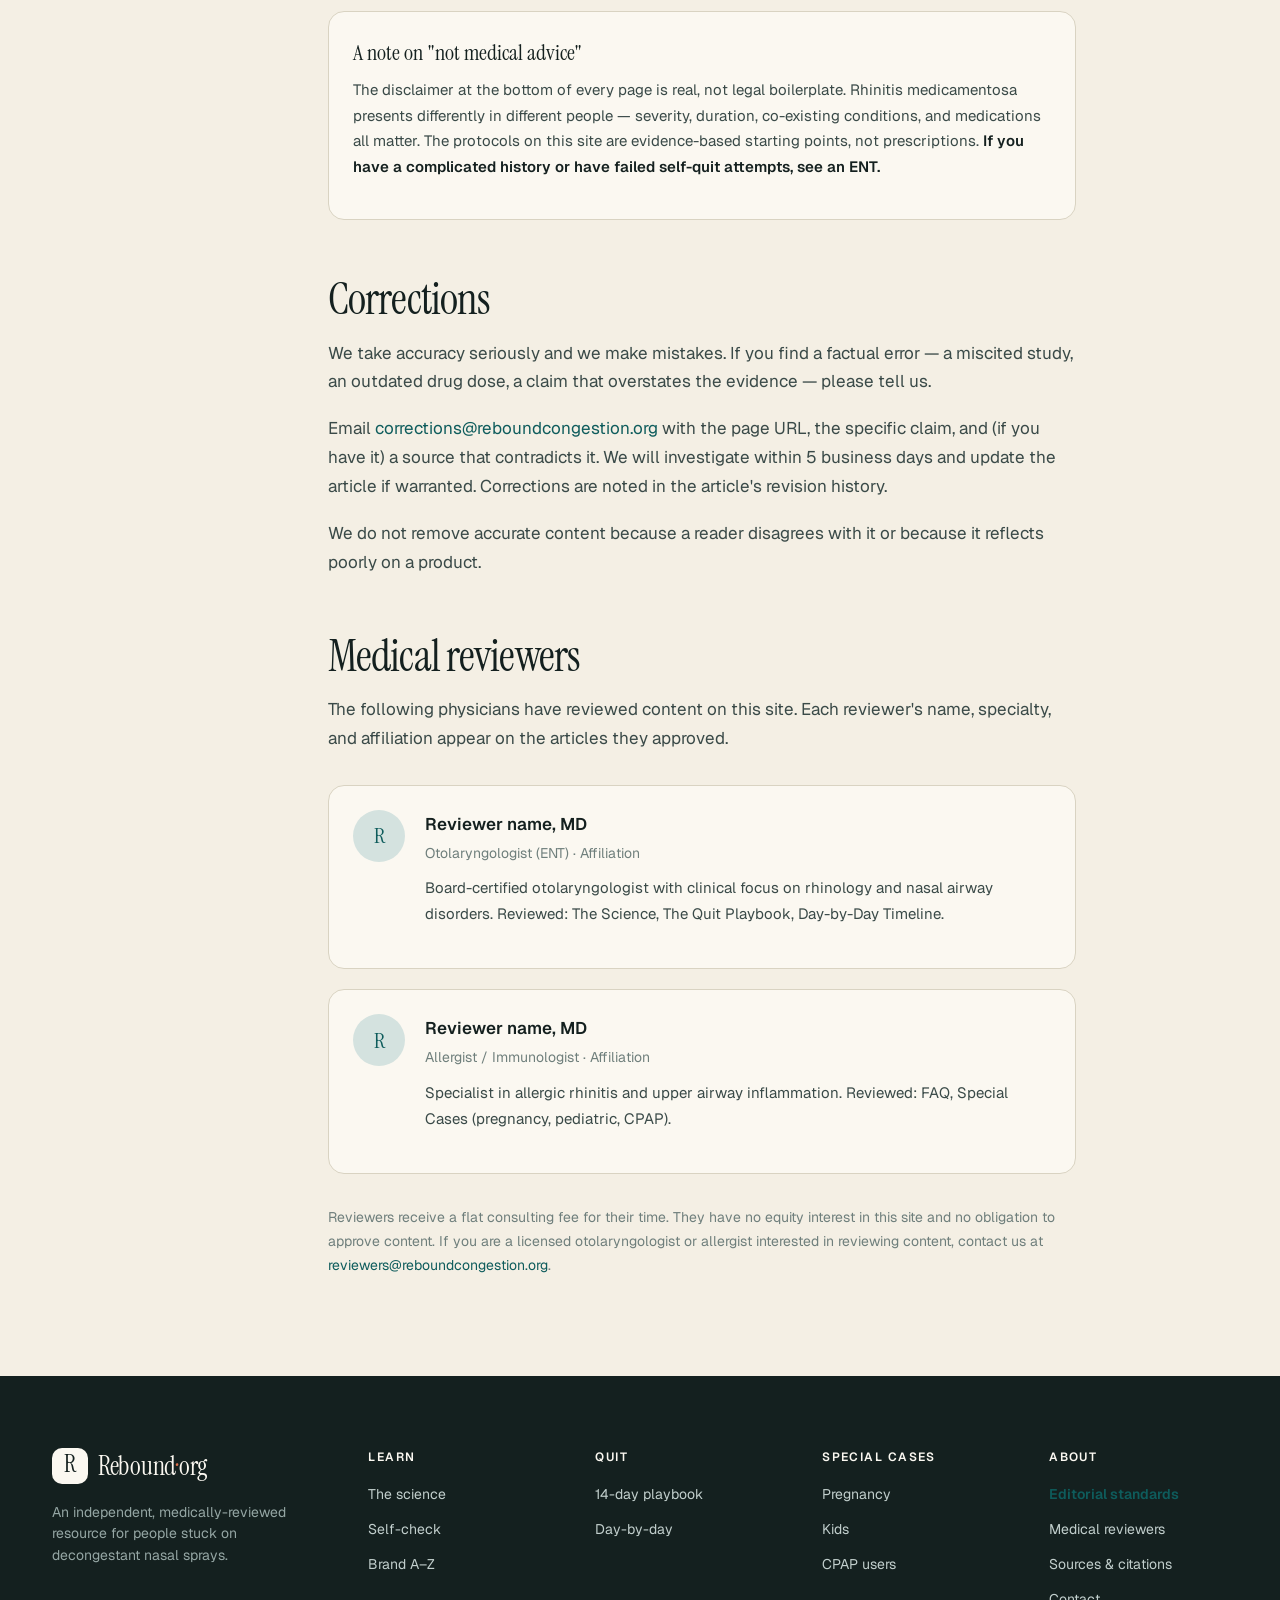
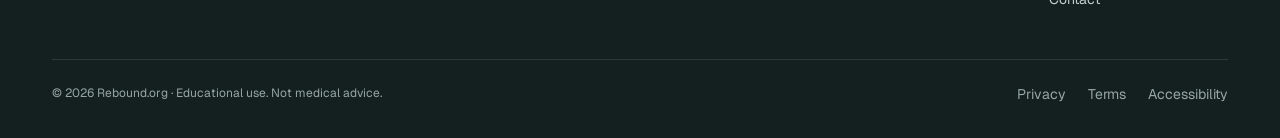
<file: about.html>
<!doctype html>
<html lang="en">
<head>
<meta charset="utf-8" />
<title>Editorial Standards & Medical Reviewers · Rebound.org</title>
<meta name="description" content="How Rebound.org researches, writes, and medically reviews every article. Our sourcing standards, review process, update policy, and the physicians who fact-check our content." />
<meta name="viewport" content="width=device-width,initial-scale=1" />
<meta name="theme-color" content="#0E5C5C" />
<link rel="canonical" href="https://reboundcongestion.org/about.html" />
<meta property="og:type" content="article" />
<meta property="og:title" content="Editorial Standards & Medical Reviewers · Rebound.org" />
<meta property="og:description" content="How Rebound.org researches, writes, and medically reviews every article." />
<link rel="preconnect" href="https://fonts.googleapis.com" />
<link rel="preconnect" href="https://fonts.gstatic.com" crossorigin />
<link href="https://fonts.googleapis.com/css2?family=Instrument+Serif:ital@0;1&family=Geist:wght@300;400;500;600;700&family=Geist+Mono:wght@400;500&display=swap" rel="stylesheet" />
<link rel="stylesheet" href="assets/styles.css" />
</head>
<body>
<a href="#main" class="skip">Skip to main content</a>

<div class="utilbar"><div class="container"><div class="row">
  <div class="left"><span><span class="dot"></span>&nbsp;Independent · Non-commercial · Free</span><span class="hide-mobile">Medically reviewed</span><span class="hide-mobile">Updated May 2026</span></div>
  <div class="right hide-mobile"><a href="#">Newsletter</a><a href="#">Donate</a><a href="#">For Clinicians</a></div>
</div></div></div>

<header class="site"><div class="container-wide"><nav class="nav" aria-label="Primary">
  <a href="index.html" class="brand"><span class="mark">R</span><span class="wordmark">Rebound<em>·</em>org</span></a>
  <div class="navlinks">
    <a class="nav-item" href="science.html">The Science</a>
    <a class="nav-item" href="self-check.html">Am I Hooked?</a>
    <a class="nav-item" href="playbook.html">Quit Playbook</a>
    <a class="nav-item" href="timeline.html">Day-by-Day</a>
    <a class="nav-item" href="stories.html">Stories</a>
    <a class="nav-item" href="faq.html">FAQ</a>
  </div>
  <div class="nav-actions">
    <button class="search-icon-btn" aria-label="Search"><svg width="16" height="16" viewBox="0 0 14 14" fill="none"><circle cx="6" cy="6" r="4.5" stroke="currentColor" stroke-width="1.4"/><path d="M9.5 9.5L12 12" stroke="currentColor" stroke-width="1.4" stroke-linecap="round"/></svg></button>
    <a class="btn coral hide-mobile" href="playbook.html">Start playbook</a>
    <button class="menu-btn" id="menuOpen" aria-label="Open menu"><svg width="18" height="18" viewBox="0 0 18 18" fill="none"><path d="M2 5h14M2 9h14M2 13h14" stroke="currentColor" stroke-width="1.6" stroke-linecap="round"/></svg></button>
  </div>
</nav></div></header>

<div class="mobile-menu" id="mobileMenu">
  <div class="top"><a href="index.html" class="brand"><span class="mark">R</span><span class="wordmark">Rebound<em>·</em>org</span></a><button class="menu-btn" id="menuClose" aria-label="Close menu"><svg width="18" height="18" viewBox="0 0 18 18" fill="none"><path d="M4 4l10 10M14 4L4 14" stroke="currentColor" stroke-width="1.6" stroke-linecap="round"/></svg></button></div>
  <nav><a href="science.html">The Science</a><a href="self-check.html">Am I Hooked?</a><a href="playbook.html">Quit Playbook</a><a href="timeline.html">Day-by-Day</a><a href="stories.html">Stories</a><a href="faq.html">FAQ</a></nav>
  <div class="actions"><a class="btn coral lg" href="playbook.html">Start the 14-day playbook →</a></div>
</div>

<main id="main">

<section class="page-hero">
  <div class="container">
    <p class="crumb"><a href="index.html">Home</a> / About</p>
    <h1>How we <em>work.</em></h1>
    <p class="lede">Every claim on this site traces back to a peer-reviewed study, a clinical guideline, or a licensed physician's review. Here's exactly how we do that — and who checks our work.</p>
    <div class="meta">
      <span class="pip">Independent</span>
      <span class="pip">No ads or sponsors</span>
      <span class="pip">Physician-reviewed</span>
      <span class="pip">Updated May 2026</span>
    </div>
  </div>
</section>

<div class="container">
<div class="article">

  <aside class="article-toc" aria-label="Table of contents">
    <h6>On this page</h6>
    <ul>
      <li><a href="#mission">Our mission</a></li>
      <li><a href="#writing">How we write</a></li>
      <li><a href="#review-process">Medical review process</a></li>
      <li><a href="#updates">Update policy</a></li>
      <li><a href="#independence">Independence & funding</a></li>
      <li><a href="#corrections">Corrections</a></li>
      <li><a href="#reviewers">Medical reviewers</a></li>
    </ul>
  </aside>

  <article class="article-body">

    <h2 id="mission">Our mission</h2>
    <p>Rebound.org exists because rhinitis medicamentosa is one of the most under-served conditions in primary care. Millions of people are caught in the Afrin cycle for years — sometimes decades — without ever being told that a structured quit protocol exists, that it works, and that their nose will heal.</p>
    <p>We are not a supplement company. We are not funded by pharmaceutical brands. We have no clinic to refer you to. Our only goal is to give you the same evidence-based information a well-read ENT would give you in a 30-minute office visit — for free.</p>

    <div class="callout ok">
      <h4>What this site is and isn't</h4>
      <p><strong>It is:</strong> an educational resource based on peer-reviewed research and clinical guidelines, reviewed by licensed physicians.<br />
      <strong>It is not:</strong> a substitute for a diagnosis or a treatment plan from your own doctor. If you are unsure whether you have rhinitis medicamentosa, see a physician.</p>
    </div>

    <h2 id="writing">How we write</h2>
    <p>Every article on Rebound.org is researched and written to meet the following standards:</p>
    <ul>
      <li><strong>Primary sources first.</strong> We prefer peer-reviewed studies published in indexed medical journals (PubMed, Cochrane, NEJM, JACI, Am J Respir Crit Care Med) over secondary sources. When we cite a guideline — Cleveland Clinic, Mayo Clinic, NHS, AAAAI — we verify it traces back to primary literature.</li>
      <li><strong>No claim without a citation.</strong> Any statement about mechanism, efficacy, or risk is tied to at least one source. Citations appear on the <a href="sources.html">Sources & citations</a> page and are linked inline where practical.</li>
      <li><strong>Plain language, not dumbed down.</strong> We use clinical terms (rhinitis medicamentosa, tachyphylaxis, oxymetazoline) and explain them. We do not oversimplify the science to the point of being misleading.</li>
      <li><strong>Uncertainty acknowledged.</strong> When the evidence is mixed, limited, or animal-only, we say so. We do not present consensus where there isn't one.</li>
      <li><strong>No affiliate links.</strong> If we mention a product by name (Afrin, Flonase, Otrivin), it is because it's clinically relevant — not because we earn a commission on it.</li>
    </ul>

    <h2 id="review-process">Medical review process</h2>
    <p>Before any article is published, it goes through a two-stage review:</p>
    <ol>
      <li><strong>Editorial review.</strong> A writer checks every citation against the original source, verifies that claims are within the scope of the cited study, and flags any statements that extend beyond the evidence.</li>
      <li><strong>Physician review.</strong> A licensed physician — typically an otolaryngologist (ENT) or allergist — reads the final draft and approves clinical accuracy. Reviewers may request corrections, clarifications, or the removal of unsupported claims before sign-off.</li>
    </ol>
    <p>Articles carry a "Medically reviewed" label only after both stages are complete. The reviewing physician's name and specialty appear on each article and on the <a href="#reviewers">Medical reviewers</a> section of this page.</p>
    <blockquote>"The standard we hold ourselves to: could a cautious, evidence-minded ENT hand this page to a patient without being embarrassed?"<cite>Rebound.org editorial policy</cite></blockquote>

    <h2 id="updates">Update policy</h2>
    <p>Medicine moves. We review every article on this site on the following schedule:</p>
    <table>
      <thead><tr><th>Article type</th><th>Review frequency</th></tr></thead>
      <tbody>
        <tr><td>Mechanism & science</td><td>Every 12 months, or when a major new study publishes</td></tr>
        <tr><td>Clinical protocols (quit playbook, timeline)</td><td>Every 6 months, or when guidelines update</td></tr>
        <tr><td>Drug & brand pages</td><td>On formulation change or new safety data</td></tr>
        <tr><td>FAQ</td><td>Quarterly, based on reader questions</td></tr>
      </tbody>
    </table>
    <p>The "Updated" date in the utility bar at the top of every page reflects the most recent substantive review — not a minor copy edit. If you notice an outdated fact, use the <a href="#corrections">corrections process</a> below.</p>

    <h2 id="independence">Independence & funding</h2>
    <p>Rebound.org is independently operated. We have no financial relationship with any pharmaceutical company, medical device manufacturer, or healthcare system. Specifically:</p>
    <ul>
      <li>We accept <strong>no advertising</strong> — display ads, sponsored posts, or "content partnerships."</li>
      <li>We have <strong>no affiliate program</strong>. We earn nothing if you buy a product we mention.</li>
      <li>We accept <strong>no grants from industry</strong>. Our reviewers are paid at standard consulting rates from operating funds, not tied to any content outcome.</li>
      <li>Our medical reviewers have <strong>no obligation to approve</strong> content. They can and do request changes or refuse sign-off.</li>
    </ul>
    <p>The site is funded by optional reader donations. If it has helped you, consider <a href="#">supporting it</a>.</p>

    <div class="callout">
      <h4>A note on "not medical advice"</h4>
      <p>The disclaimer at the bottom of every page is real, not legal boilerplate. Rhinitis medicamentosa presents differently in different people — severity, duration, co-existing conditions, and medications all matter. The protocols on this site are evidence-based starting points, not prescriptions. <strong>If you have a complicated history or have failed self-quit attempts, see an ENT.</strong></p>
    </div>

    <h2 id="corrections">Corrections</h2>
    <p>We take accuracy seriously and we make mistakes. If you find a factual error — a miscited study, an outdated drug dose, a claim that overstates the evidence — please tell us.</p>
    <p>Email <a href="mailto:corrections@reboundcongestion.org">corrections@reboundcongestion.org</a> with the page URL, the specific claim, and (if you have it) a source that contradicts it. We will investigate within 5 business days and update the article if warranted. Corrections are noted in the article's revision history.</p>
    <p>We do not remove accurate content because a reader disagrees with it or because it reflects poorly on a product.</p>

    <h2 id="reviewers">Medical reviewers</h2>
    <p>The following physicians have reviewed content on this site. Each reviewer's name, specialty, and affiliation appear on the articles they approved.</p>

    <!-- Reviewer cards -->
    <div style="display:flex; flex-direction:column; gap:20px; margin:32px 0;">

      <div style="display:flex; gap:20px; align-items:flex-start; background:var(--paper); border:1px solid var(--line); border-radius:16px; padding:24px;">
        <div style="width:52px; height:52px; border-radius:50%; background:var(--primary-soft); display:flex; align-items:center; justify-content:center; flex-shrink:0; font-family:'Instrument Serif',serif; font-size:22px; color:var(--primary);">R</div>
        <div>
          <p style="font-weight:600; color:var(--ink); margin-bottom:3px;">Reviewer name, MD</p>
          <p style="font-size:14px; color:var(--muted); margin-bottom:10px;">Otolaryngologist (ENT) · Affiliation</p>
          <p style="font-size:15px; color:var(--ink-2);">Board-certified otolaryngologist with clinical focus on rhinology and nasal airway disorders. Reviewed: The Science, The Quit Playbook, Day-by-Day Timeline.</p>
        </div>
      </div>

      <div style="display:flex; gap:20px; align-items:flex-start; background:var(--paper); border:1px solid var(--line); border-radius:16px; padding:24px;">
        <div style="width:52px; height:52px; border-radius:50%; background:var(--primary-soft); display:flex; align-items:center; justify-content:center; flex-shrink:0; font-family:'Instrument Serif',serif; font-size:22px; color:var(--primary);">R</div>
        <div>
          <p style="font-weight:600; color:var(--ink); margin-bottom:3px;">Reviewer name, MD</p>
          <p style="font-size:14px; color:var(--muted); margin-bottom:10px;">Allergist / Immunologist · Affiliation</p>
          <p style="font-size:15px; color:var(--ink-2);">Specialist in allergic rhinitis and upper airway inflammation. Reviewed: FAQ, Special Cases (pregnancy, pediatric, CPAP).</p>
        </div>
      </div>

    </div>

    <p style="font-size:14px; color:var(--muted);">Reviewers receive a flat consulting fee for their time. They have no equity interest in this site and no obligation to approve content. If you are a licensed otolaryngologist or allergist interested in reviewing content, contact us at <a href="mailto:reviewers@reboundcongestion.org">reviewers@reboundcongestion.org</a>.</p>

  </article>
</div>
</div>

</main>

<footer class="site"><div class="container">
  <div class="foot-grid">
    <div><a href="index.html" class="brand"><span class="mark">R</span><span class="wordmark">Rebound<em>·</em>org</span></a><p class="blurb">An independent, medically-reviewed resource for people stuck on decongestant nasal sprays.</p></div>
    <div><h5>Learn</h5><ul><li><a href="science.html">The science</a></li><li><a href="self-check.html">Self-check</a></li><li><a href="brands.html">Brand A–Z</a></li></ul></div>
    <div><h5>Quit</h5><ul><li><a href="playbook.html">14-day playbook</a></li><li><a href="timeline.html">Day-by-day</a></li></ul></div>
    <div><h5>Special cases</h5><ul><li><a href="special.html#pregnancy">Pregnancy</a></li><li><a href="special.html#kids">Kids</a></li><li><a href="special.html#cpap">CPAP users</a></li></ul></div>
    <div><h5>About</h5><ul>
      <li><a href="about.html" style="font-weight:600; color:var(--primary);">Editorial standards</a></li>
      <li><a href="about.html#reviewers">Medical reviewers</a></li>
      <li><a href="sources.html">Sources & citations</a></li>
      <li><a href="contact.html">Contact</a></li>
    </ul></div>
  </div>
  <div class="foot-bottom"><span>© 2026 Rebound.org · Educational use. Not medical advice.</span><div class="legal-links"><a href="#">Privacy</a><a href="#">Terms</a><a href="#">Accessibility</a></div></div>
</div></footer>

<script src="assets/site.js"></script>
</body>
</html>
</file>
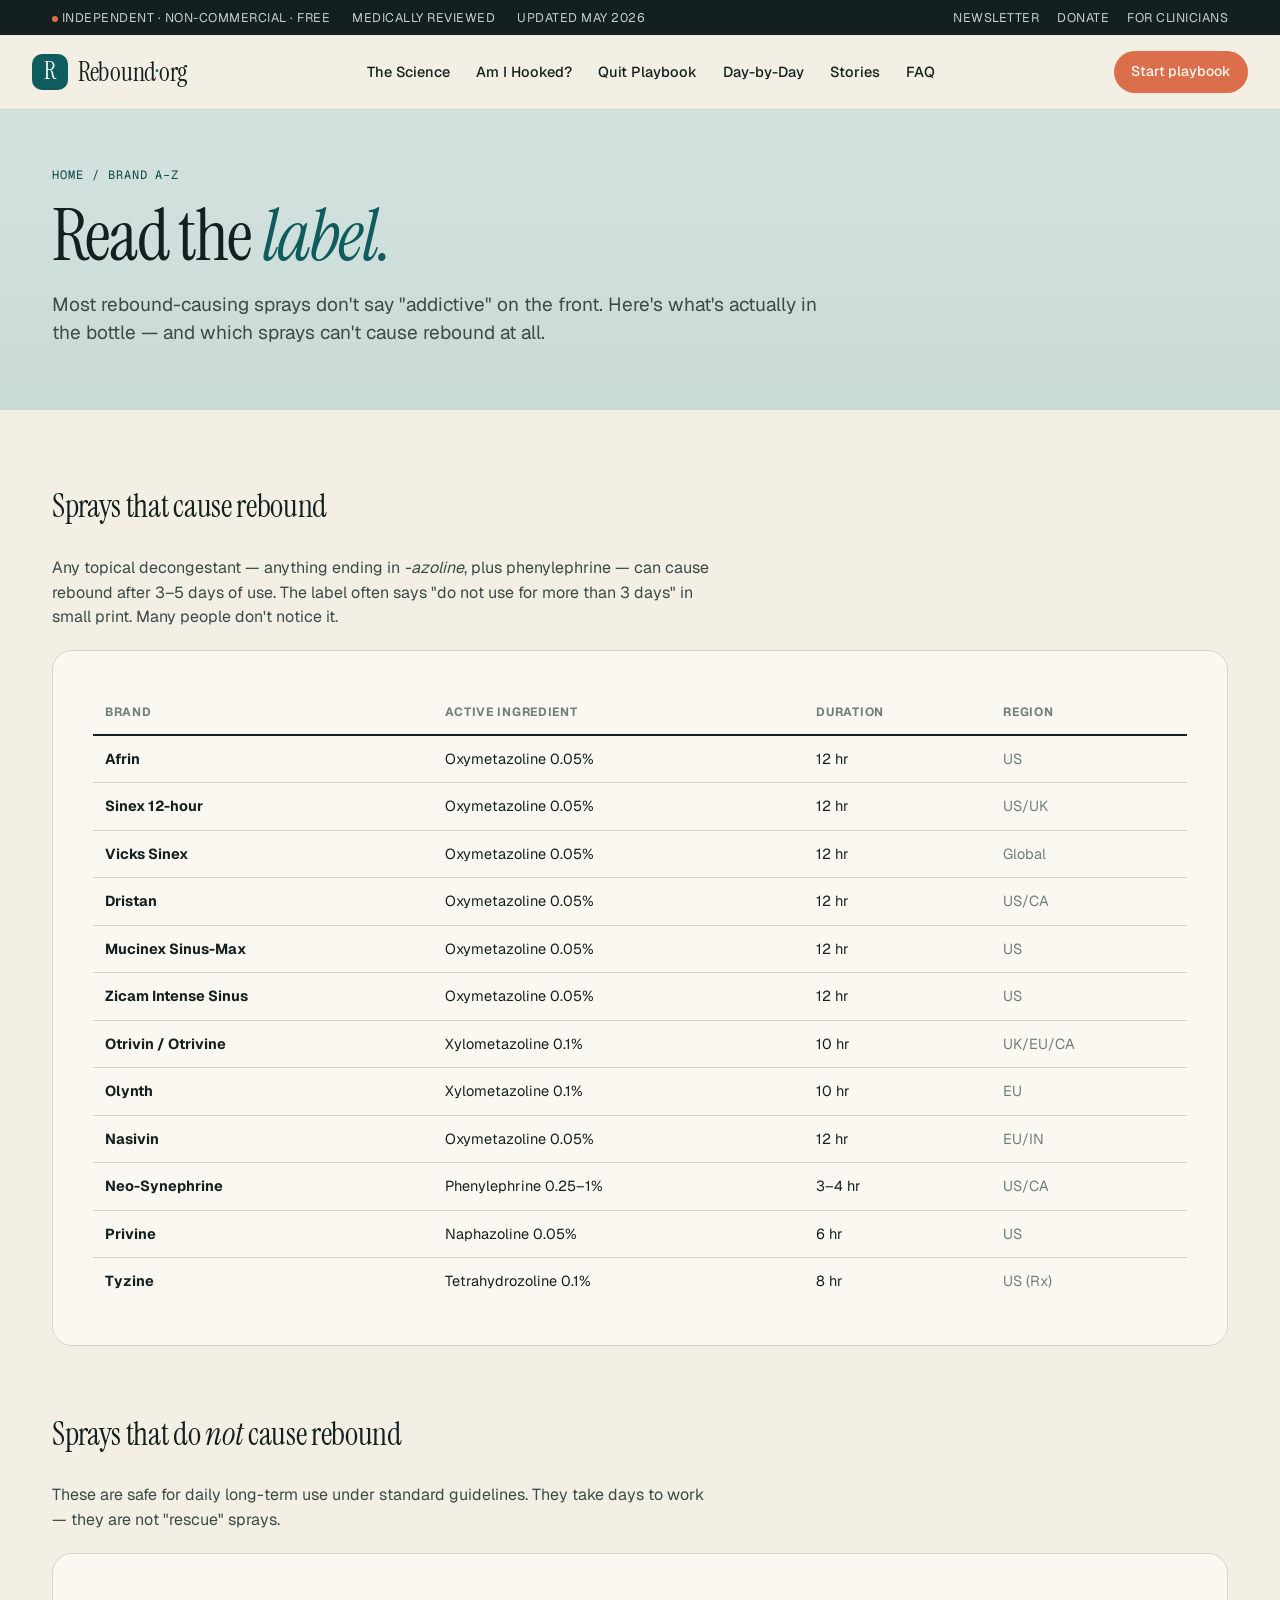
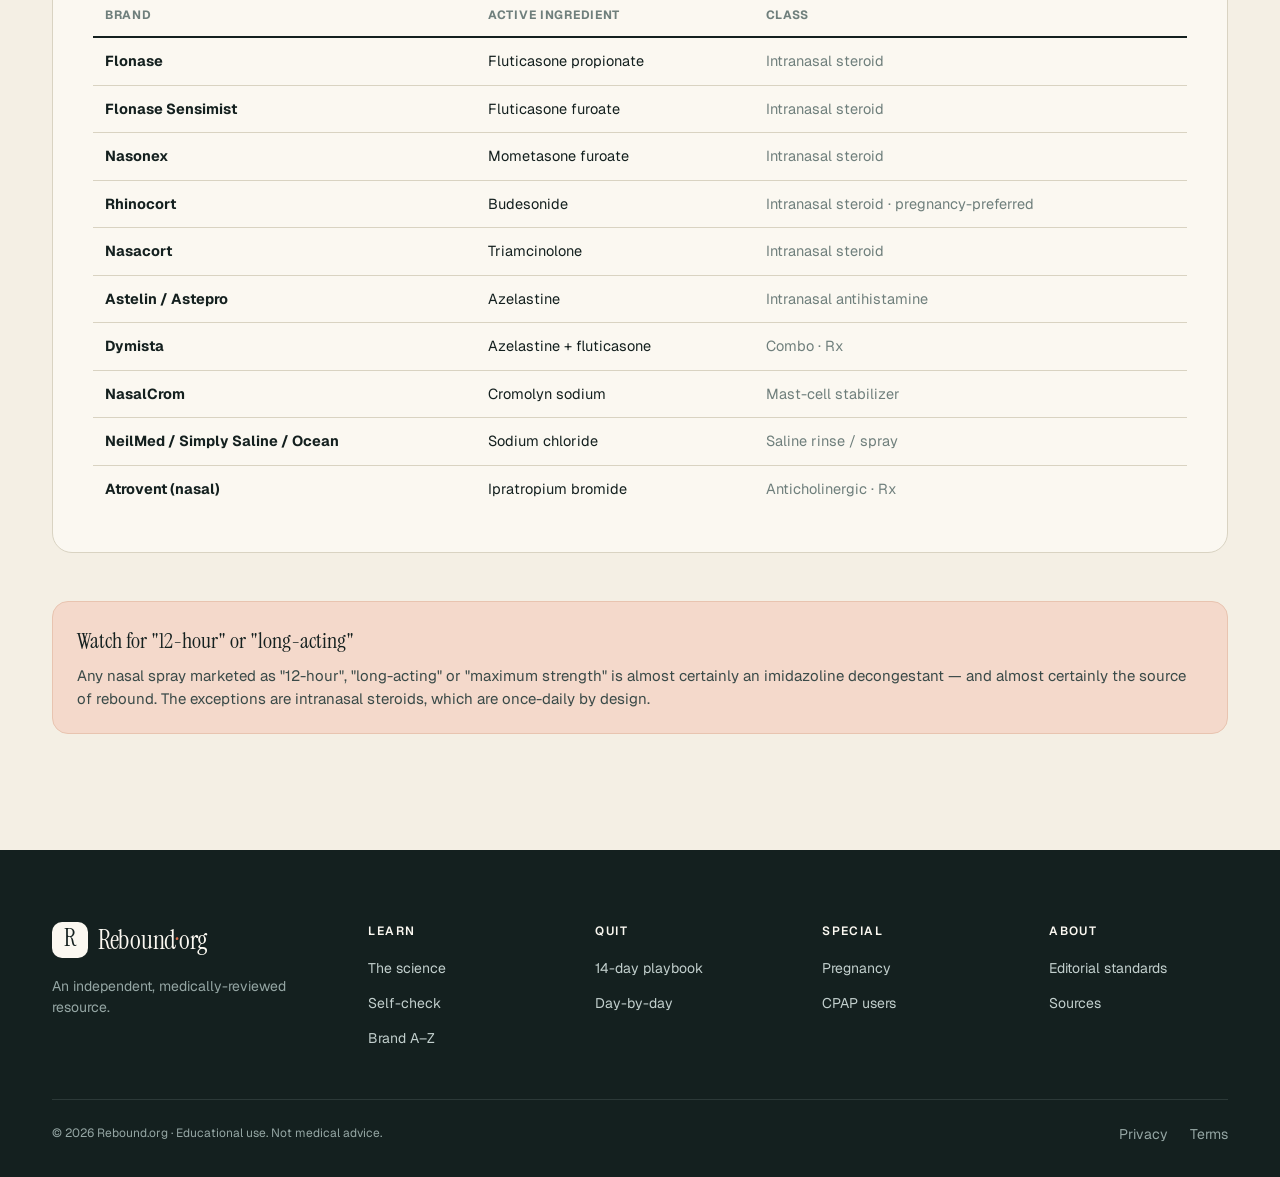
<file: brands.html>
<!doctype html>
<html lang="en">
<head>
<meta charset="utf-8" />
<title>Brand A–Z · Which nasal sprays cause rebound · Rebound.org</title>
<meta name="description" content="An A–Z of decongestant nasal spray brands and their active ingredients — Afrin, Sinex, Dristan, Otrivin, Vicks, Mucinex Sinus-Max, Zicam, Neo-Synephrine — so you can identify what's in the bottle and whether it causes rebound." />
<meta name="viewport" content="width=device-width,initial-scale=1" />
<meta name="theme-color" content="#0E5C5C" />
<link rel="canonical" href="https://reboundcongestion.org/brands.html" />
<link rel="preconnect" href="https://fonts.googleapis.com" />
<link rel="preconnect" href="https://fonts.gstatic.com" crossorigin />
<link href="https://fonts.googleapis.com/css2?family=Instrument+Serif:ital@0;1&family=Geist:wght@300;400;500;600;700&family=Geist+Mono:wght@400;500&display=swap" rel="stylesheet" />
<link rel="stylesheet" href="assets/styles.css" />
</head>
<body>
<a href="#main" class="skip">Skip to main content</a>

<div class="utilbar"><div class="container"><div class="row">
  <div class="left"><span><span class="dot"></span>&nbsp;Independent · Non-commercial · Free</span><span class="hide-mobile">Medically reviewed</span><span class="hide-mobile">Updated May 2026</span></div>
  <div class="right hide-mobile"><a href="#">Newsletter</a><a href="#">Donate</a><a href="#">For Clinicians</a></div>
</div></div></div>

<header class="site"><div class="container-wide"><nav class="nav" aria-label="Primary">
  <a href="index.html" class="brand"><span class="mark">R</span><span class="wordmark">Rebound<em>·</em>org</span></a>
  <div class="navlinks">
    <a class="nav-item" href="science.html">The Science</a>
    <a class="nav-item" href="self-check.html">Am I Hooked?</a>
    <a class="nav-item" href="playbook.html">Quit Playbook</a>
    <a class="nav-item" href="timeline.html">Day-by-Day</a>
    <a class="nav-item" href="stories.html">Stories</a>
    <a class="nav-item" href="faq.html">FAQ</a>
  </div>
  <div class="nav-actions">
    <a class="btn coral hide-mobile" href="playbook.html">Start playbook</a>
    <button class="menu-btn" id="menuOpen" aria-label="Open menu"><svg width="18" height="18" viewBox="0 0 18 18" fill="none"><path d="M2 5h14M2 9h14M2 13h14" stroke="currentColor" stroke-width="1.6" stroke-linecap="round"/></svg></button>
  </div>
</nav></div></header>

<div class="mobile-menu" id="mobileMenu">
  <div class="top"><a href="index.html" class="brand"><span class="mark">R</span><span class="wordmark">Rebound<em>·</em>org</span></a><button class="menu-btn" id="menuClose" aria-label="Close menu"><svg width="18" height="18" viewBox="0 0 18 18" fill="none"><path d="M4 4l10 10M14 4L4 14" stroke="currentColor" stroke-width="1.6" stroke-linecap="round"/></svg></button></div>
  <nav><a href="science.html">The Science</a><a href="self-check.html">Am I Hooked?</a><a href="playbook.html">Quit Playbook</a><a href="timeline.html">Day-by-Day</a><a href="stories.html">Stories</a><a href="faq.html">FAQ</a></nav>
</div>

<main id="main">

<section class="page-hero">
  <div class="container">
    <p class="crumb"><a href="index.html">Home</a> / Brand A–Z</p>
    <h1>Read the <em>label.</em></h1>
    <p class="lede">Most rebound-causing sprays don't say "addictive" on the front. Here's what's actually in the bottle — and which sprays can't cause rebound at all.</p>
  </div>
</section>

<section class="sec">
  <div class="container">

    <h3 class="serif" style="font-size:32px; margin-bottom:24px;">Sprays that cause rebound</h3>
    <p style="color:var(--ink-2); max-width:60ch; margin-bottom:20px;">Any topical decongestant — anything ending in <em>-azoline</em>, plus phenylephrine — can cause rebound after 3–5 days of use. The label often says "do not use for more than 3 days" in small print. Many people don't notice it.</p>

    <div class="timeline-wrap">
      <table style="width:100%; border-collapse:collapse; font-size:14.5px;">
        <thead><tr style="border-bottom:2px solid var(--ink);">
          <th style="padding:12px; text-align:left; font-size:12px; letter-spacing:0.06em; text-transform:uppercase; color:var(--muted);">Brand</th>
          <th style="padding:12px; text-align:left; font-size:12px; letter-spacing:0.06em; text-transform:uppercase; color:var(--muted);">Active ingredient</th>
          <th style="padding:12px; text-align:left; font-size:12px; letter-spacing:0.06em; text-transform:uppercase; color:var(--muted);">Duration</th>
          <th style="padding:12px; text-align:left; font-size:12px; letter-spacing:0.06em; text-transform:uppercase; color:var(--muted);">Region</th>
        </tr></thead>
        <tbody>
          <tr style="border-bottom:1px solid var(--line);"><td style="padding:12px;"><strong>Afrin</strong></td><td style="padding:12px;">Oxymetazoline 0.05%</td><td style="padding:12px;">12 hr</td><td style="padding:12px; color:var(--muted);">US</td></tr>
          <tr style="border-bottom:1px solid var(--line);"><td style="padding:12px;"><strong>Sinex 12-hour</strong></td><td style="padding:12px;">Oxymetazoline 0.05%</td><td style="padding:12px;">12 hr</td><td style="padding:12px; color:var(--muted);">US/UK</td></tr>
          <tr style="border-bottom:1px solid var(--line);"><td style="padding:12px;"><strong>Vicks Sinex</strong></td><td style="padding:12px;">Oxymetazoline 0.05%</td><td style="padding:12px;">12 hr</td><td style="padding:12px; color:var(--muted);">Global</td></tr>
          <tr style="border-bottom:1px solid var(--line);"><td style="padding:12px;"><strong>Dristan</strong></td><td style="padding:12px;">Oxymetazoline 0.05%</td><td style="padding:12px;">12 hr</td><td style="padding:12px; color:var(--muted);">US/CA</td></tr>
          <tr style="border-bottom:1px solid var(--line);"><td style="padding:12px;"><strong>Mucinex Sinus-Max</strong></td><td style="padding:12px;">Oxymetazoline 0.05%</td><td style="padding:12px;">12 hr</td><td style="padding:12px; color:var(--muted);">US</td></tr>
          <tr style="border-bottom:1px solid var(--line);"><td style="padding:12px;"><strong>Zicam Intense Sinus</strong></td><td style="padding:12px;">Oxymetazoline 0.05%</td><td style="padding:12px;">12 hr</td><td style="padding:12px; color:var(--muted);">US</td></tr>
          <tr style="border-bottom:1px solid var(--line);"><td style="padding:12px;"><strong>Otrivin / Otrivine</strong></td><td style="padding:12px;">Xylometazoline 0.1%</td><td style="padding:12px;">10 hr</td><td style="padding:12px; color:var(--muted);">UK/EU/CA</td></tr>
          <tr style="border-bottom:1px solid var(--line);"><td style="padding:12px;"><strong>Olynth</strong></td><td style="padding:12px;">Xylometazoline 0.1%</td><td style="padding:12px;">10 hr</td><td style="padding:12px; color:var(--muted);">EU</td></tr>
          <tr style="border-bottom:1px solid var(--line);"><td style="padding:12px;"><strong>Nasivin</strong></td><td style="padding:12px;">Oxymetazoline 0.05%</td><td style="padding:12px;">12 hr</td><td style="padding:12px; color:var(--muted);">EU/IN</td></tr>
          <tr style="border-bottom:1px solid var(--line);"><td style="padding:12px;"><strong>Neo-Synephrine</strong></td><td style="padding:12px;">Phenylephrine 0.25–1%</td><td style="padding:12px;">3–4 hr</td><td style="padding:12px; color:var(--muted);">US/CA</td></tr>
          <tr style="border-bottom:1px solid var(--line);"><td style="padding:12px;"><strong>Privine</strong></td><td style="padding:12px;">Naphazoline 0.05%</td><td style="padding:12px;">6 hr</td><td style="padding:12px; color:var(--muted);">US</td></tr>
          <tr><td style="padding:12px;"><strong>Tyzine</strong></td><td style="padding:12px;">Tetrahydrozoline 0.1%</td><td style="padding:12px;">8 hr</td><td style="padding:12px; color:var(--muted);">US (Rx)</td></tr>
        </tbody>
      </table>
    </div>

    <h3 class="serif" style="font-size:32px; margin:64px 0 24px;">Sprays that do <em>not</em> cause rebound</h3>
    <p style="color:var(--ink-2); max-width:60ch; margin-bottom:20px;">These are safe for daily long-term use under standard guidelines. They take days to work — they are not "rescue" sprays.</p>

    <div class="timeline-wrap">
      <table style="width:100%; border-collapse:collapse; font-size:14.5px;">
        <thead><tr style="border-bottom:2px solid var(--ink);">
          <th style="padding:12px; text-align:left; font-size:12px; letter-spacing:0.06em; text-transform:uppercase; color:var(--muted);">Brand</th>
          <th style="padding:12px; text-align:left; font-size:12px; letter-spacing:0.06em; text-transform:uppercase; color:var(--muted);">Active ingredient</th>
          <th style="padding:12px; text-align:left; font-size:12px; letter-spacing:0.06em; text-transform:uppercase; color:var(--muted);">Class</th>
        </tr></thead>
        <tbody>
          <tr style="border-bottom:1px solid var(--line);"><td style="padding:12px;"><strong>Flonase</strong></td><td style="padding:12px;">Fluticasone propionate</td><td style="padding:12px; color:var(--muted);">Intranasal steroid</td></tr>
          <tr style="border-bottom:1px solid var(--line);"><td style="padding:12px;"><strong>Flonase Sensimist</strong></td><td style="padding:12px;">Fluticasone furoate</td><td style="padding:12px; color:var(--muted);">Intranasal steroid</td></tr>
          <tr style="border-bottom:1px solid var(--line);"><td style="padding:12px;"><strong>Nasonex</strong></td><td style="padding:12px;">Mometasone furoate</td><td style="padding:12px; color:var(--muted);">Intranasal steroid</td></tr>
          <tr style="border-bottom:1px solid var(--line);"><td style="padding:12px;"><strong>Rhinocort</strong></td><td style="padding:12px;">Budesonide</td><td style="padding:12px; color:var(--muted);">Intranasal steroid · pregnancy-preferred</td></tr>
          <tr style="border-bottom:1px solid var(--line);"><td style="padding:12px;"><strong>Nasacort</strong></td><td style="padding:12px;">Triamcinolone</td><td style="padding:12px; color:var(--muted);">Intranasal steroid</td></tr>
          <tr style="border-bottom:1px solid var(--line);"><td style="padding:12px;"><strong>Astelin / Astepro</strong></td><td style="padding:12px;">Azelastine</td><td style="padding:12px; color:var(--muted);">Intranasal antihistamine</td></tr>
          <tr style="border-bottom:1px solid var(--line);"><td style="padding:12px;"><strong>Dymista</strong></td><td style="padding:12px;">Azelastine + fluticasone</td><td style="padding:12px; color:var(--muted);">Combo · Rx</td></tr>
          <tr style="border-bottom:1px solid var(--line);"><td style="padding:12px;"><strong>NasalCrom</strong></td><td style="padding:12px;">Cromolyn sodium</td><td style="padding:12px; color:var(--muted);">Mast-cell stabilizer</td></tr>
          <tr style="border-bottom:1px solid var(--line);"><td style="padding:12px;"><strong>NeilMed / Simply Saline / Ocean</strong></td><td style="padding:12px;">Sodium chloride</td><td style="padding:12px; color:var(--muted);">Saline rinse / spray</td></tr>
          <tr><td style="padding:12px;"><strong>Atrovent (nasal)</strong></td><td style="padding:12px;">Ipratropium bromide</td><td style="padding:12px; color:var(--muted);">Anticholinergic · Rx</td></tr>
        </tbody>
      </table>
    </div>

    <div class="callout warn" style="margin-top:48px;">
      <h4>Watch for "12-hour" or "long-acting"</h4>
      <p>Any nasal spray marketed as "12-hour", "long-acting" or "maximum strength" is almost certainly an imidazoline decongestant — and almost certainly the source of rebound. The exceptions are intranasal steroids, which are once-daily by design.</p>
    </div>

  </div>
</section>

</main>

<footer class="site"><div class="container">
  <div class="foot-grid">
    <div><a href="index.html" class="brand"><span class="mark">R</span><span class="wordmark">Rebound<em>·</em>org</span></a><p class="blurb">An independent, medically-reviewed resource.</p></div>
    <div><h5>Learn</h5><ul><li><a href="science.html">The science</a></li><li><a href="self-check.html">Self-check</a></li><li><a href="brands.html">Brand A–Z</a></li></ul></div>
    <div><h5>Quit</h5><ul><li><a href="playbook.html">14-day playbook</a></li><li><a href="timeline.html">Day-by-day</a></li></ul></div>
    <div><h5>Special</h5><ul><li><a href="special.html#pregnancy">Pregnancy</a></li><li><a href="special.html#cpap">CPAP users</a></li></ul></div>
    <div><h5>About</h5><ul><li><a href="about.html">Editorial standards</a></li><li><a href="sources.html">Sources</a></li></ul></div>
  </div>
  <div class="foot-bottom"><span>© 2026 Rebound.org · Educational use. Not medical advice.</span><div class="legal-links"><a href="#">Privacy</a><a href="#">Terms</a></div></div>
</div></footer>
<script src="assets/site.js"></script>
</body>
</html>
</file>
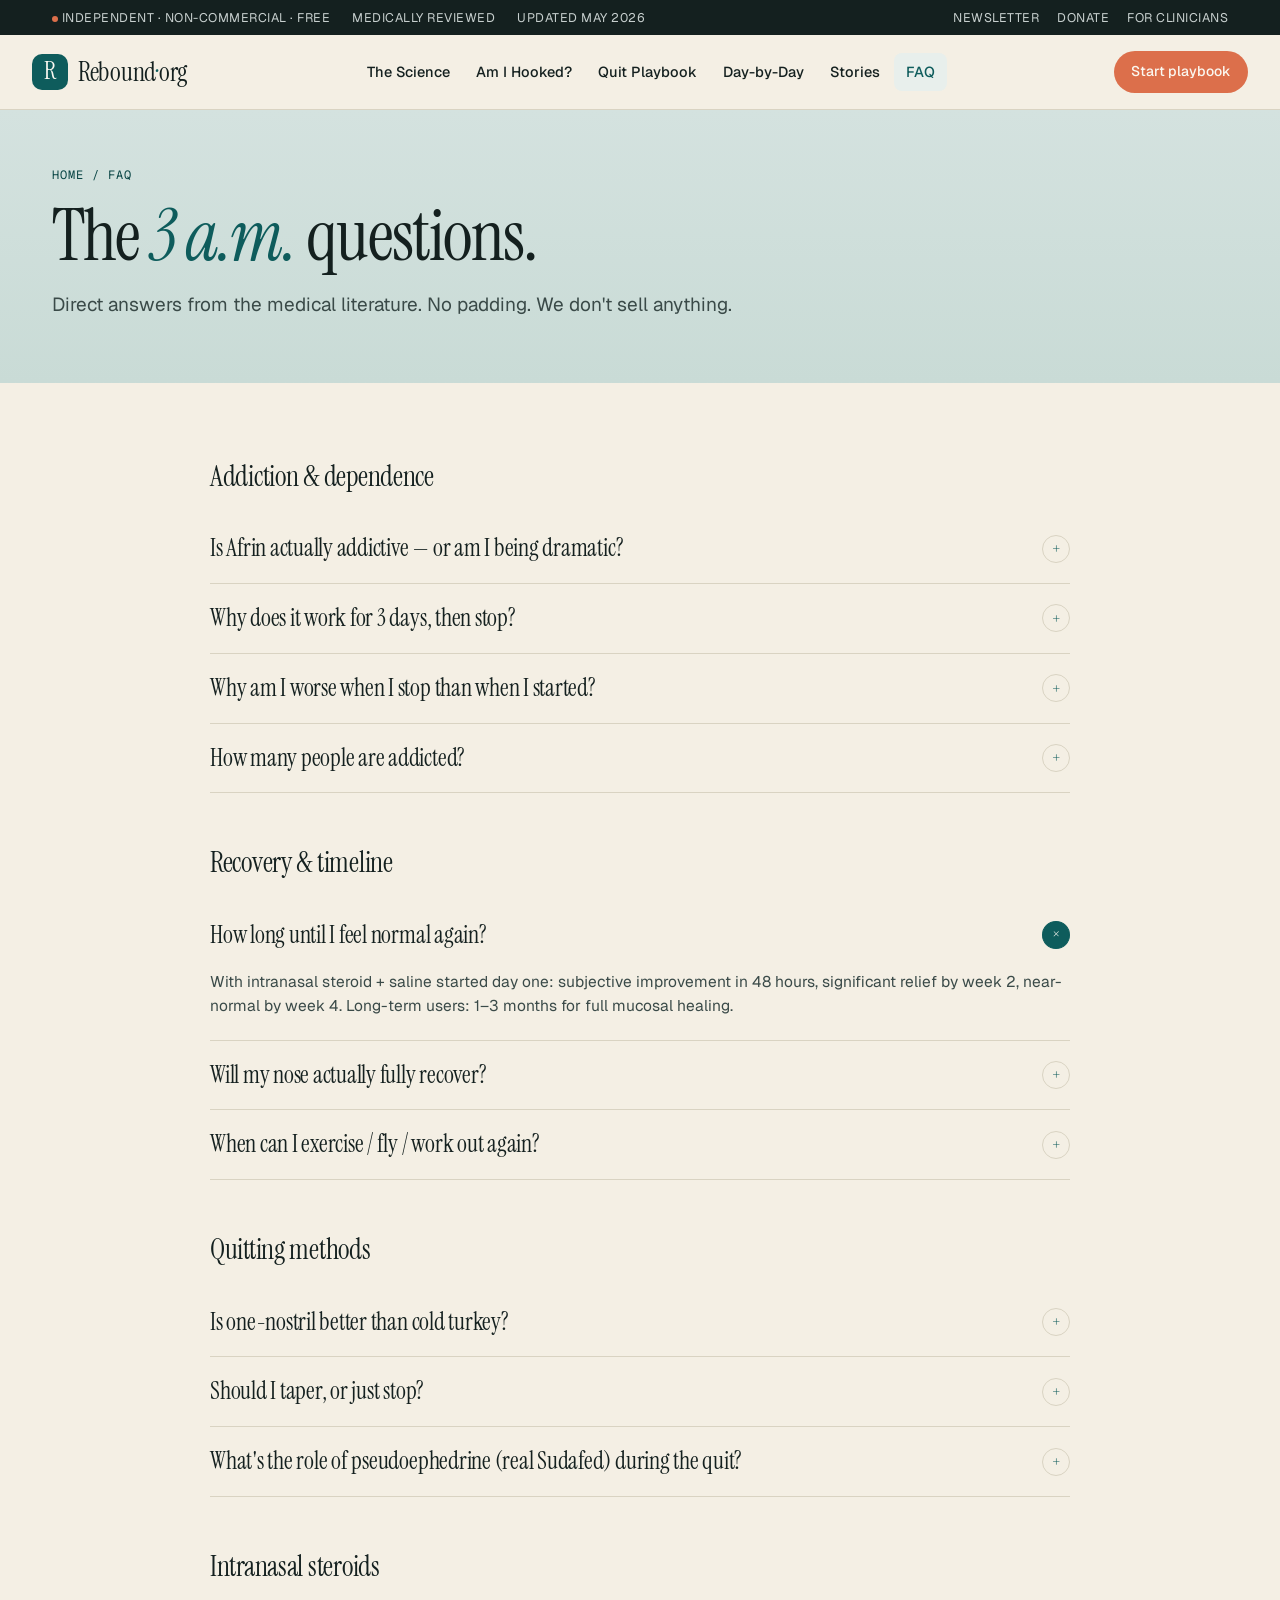
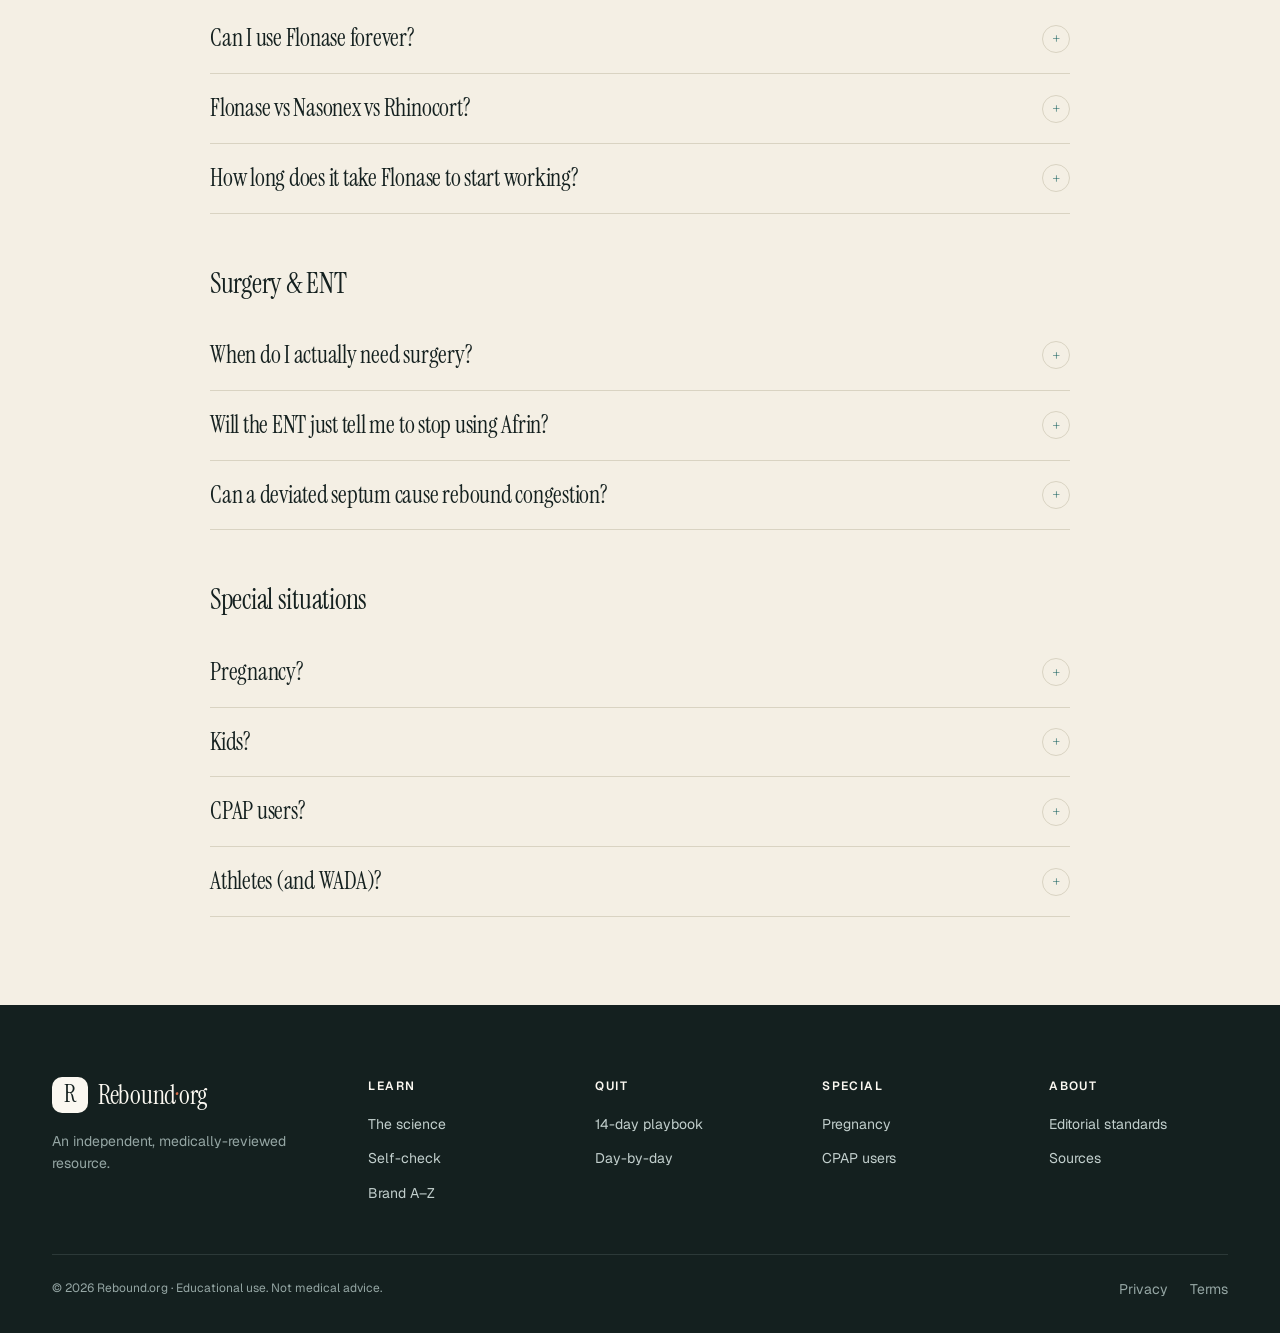
<file: faq.html>
<!doctype html>
<html lang="en">
<head>
<meta charset="utf-8" />
<title>FAQ · 47 questions answered about rebound congestion · Rebound.org</title>
<meta name="description" content="Direct, medically-sourced answers to the 47 most asked questions about rebound congestion, Afrin addiction, rhinitis medicamentosa, intranasal steroids, the one-nostril method, and when to see an ENT." />
<meta name="viewport" content="width=device-width,initial-scale=1" />
<meta name="theme-color" content="#0E5C5C" />
<link rel="canonical" href="https://reboundcongestion.org/faq.html" />
<link rel="preconnect" href="https://fonts.googleapis.com" />
<link rel="preconnect" href="https://fonts.gstatic.com" crossorigin />
<link href="https://fonts.googleapis.com/css2?family=Instrument+Serif:ital@0;1&family=Geist:wght@300;400;500;600;700&family=Geist+Mono:wght@400;500&display=swap" rel="stylesheet" />
<link rel="stylesheet" href="assets/styles.css" />
<script type="application/ld+json">
{"@context":"https://schema.org","@type":"FAQPage","mainEntity":[
{"@type":"Question","name":"Is Afrin actually addictive?","acceptedAnswer":{"@type":"Answer","text":"Physical dependence plus behavioral compulsion. Not chemical addiction like opioids, but a 2025 Journal of Behavioral Addictions study confirmed all six Griffiths components in long-term users."}},
{"@type":"Question","name":"How long until I feel normal?","acceptedAnswer":{"@type":"Answer","text":"Improvement in 48 hours with steroid + saline. Significant relief by week 2. Near-normal by week 4. Full mucosal healing in 1-3 months."}},
{"@type":"Question","name":"Will my nose fully recover?","acceptedAnswer":{"@type":"Answer","text":"Yes in nearly all cases, even after 20+ years of use. Exceptions: septal perforation and severe scarring may need surgical evaluation."}},
{"@type":"Question","name":"Can I use Flonase forever?","acceptedAnswer":{"@type":"Answer","text":"Yes. Daily intranasal corticosteroid is safe long-term per Cleveland Clinic, Mayo, NHS and AAAAI."}},
{"@type":"Question","name":"When do I need surgery?","acceptedAnswer":{"@type":"Answer","text":"After 2+ months of failed medical management with persistent turbinate hypertrophy. Modern submucosal turbinate reduction has 82-86% success rates."}}
]}
</script>
</head>
<body>
<a href="#main" class="skip">Skip to main content</a>

<div class="utilbar"><div class="container"><div class="row">
  <div class="left"><span><span class="dot"></span>&nbsp;Independent · Non-commercial · Free</span><span class="hide-mobile">Medically reviewed</span><span class="hide-mobile">Updated May 2026</span></div>
  <div class="right hide-mobile"><a href="#">Newsletter</a><a href="#">Donate</a><a href="#">For Clinicians</a></div>
</div></div></div>

<header class="site"><div class="container-wide"><nav class="nav" aria-label="Primary">
  <a href="index.html" class="brand"><span class="mark">R</span><span class="wordmark">Rebound<em>·</em>org</span></a>
  <div class="navlinks">
    <a class="nav-item" href="science.html">The Science</a>
    <a class="nav-item" href="self-check.html">Am I Hooked?</a>
    <a class="nav-item" href="playbook.html">Quit Playbook</a>
    <a class="nav-item" href="timeline.html">Day-by-Day</a>
    <a class="nav-item" href="stories.html">Stories</a>
    <a class="nav-item active" href="faq.html">FAQ</a>
  </div>
  <div class="nav-actions">
    <a class="btn coral hide-mobile" href="playbook.html">Start playbook</a>
    <button class="menu-btn" id="menuOpen" aria-label="Open menu"><svg width="18" height="18" viewBox="0 0 18 18" fill="none"><path d="M2 5h14M2 9h14M2 13h14" stroke="currentColor" stroke-width="1.6" stroke-linecap="round"/></svg></button>
  </div>
</nav></div></header>

<div class="mobile-menu" id="mobileMenu">
  <div class="top"><a href="index.html" class="brand"><span class="mark">R</span><span class="wordmark">Rebound<em>·</em>org</span></a><button class="menu-btn" id="menuClose" aria-label="Close menu"><svg width="18" height="18" viewBox="0 0 18 18" fill="none"><path d="M4 4l10 10M14 4L4 14" stroke="currentColor" stroke-width="1.6" stroke-linecap="round"/></svg></button></div>
  <nav><a href="science.html">The Science</a><a href="self-check.html">Am I Hooked?</a><a href="playbook.html">Quit Playbook</a><a href="timeline.html">Day-by-Day</a><a href="stories.html">Stories</a><a href="faq.html">FAQ</a></nav>
</div>

<main id="main">

<section class="page-hero">
  <div class="container">
    <p class="crumb"><a href="index.html">Home</a> / FAQ</p>
    <h1>The <em>3 a.m.</em> questions.</h1>
    <p class="lede">Direct answers from the medical literature. No padding. We don't sell anything.</p>
  </div>
</section>

<section class="sec">
  <div class="container">
    <div class="faq-list" id="faqList" style="max-width:860px; margin:0 auto;">

      <h3 class="serif" style="font-size:28px; margin:0 0 16px;">Addiction & dependence</h3>
      <div class="qa"><button class="q" aria-expanded="false">Is Afrin actually addictive — or am I being dramatic?<span class="plus">+</span></button><div class="a">Clinically it's <em>physical dependence + behavioral compulsion</em>, not chemical addiction in the opioid sense. There's no reward-circuit hijack, no euphoria. But a 2025 study in the <em>Journal of Behavioral Addictions</em> found all six of Griffiths' classic addiction components in long-term users.</div></div>
      <div class="qa"><button class="q" aria-expanded="false">Why does it work for 3 days, then stop?<span class="plus">+</span></button><div class="a">Tachyphylaxis. The α-adrenergic receptors that the drug binds become desensitized. Each spray works less. Your body's own norepinephrine can't take over because the receptors are exhausted and the prejunctional autoreceptors are signalling "stop releasing."</div></div>
      <div class="qa"><button class="q" aria-expanded="false">Why am I worse when I stop than when I started?<span class="plus">+</span></button><div class="a">Ischemia-induced edema (constant constriction starves the tissue, which then swells) plus β-rebound vasodilation that outlasts the α effect.</div></div>
      <div class="qa"><button class="q" aria-expanded="false">How many people are addicted?<span class="plus">+</span></button><div class="a">Estimates: ~700,000 in Norway alone. Up to 9% of ENT clinic visits cite rhinitis medicamentosa. Globally, millions. You are not alone.</div></div>

      <h3 class="serif" style="font-size:28px; margin:48px 0 16px;">Recovery & timeline</h3>
      <div class="qa open"><button class="q" aria-expanded="true">How long until I feel normal again?<span class="plus">+</span></button><div class="a">With intranasal steroid + saline started day one: subjective improvement in 48 hours, significant relief by week 2, near-normal by week 4. Long-term users: 1–3 months for full mucosal healing.</div></div>
      <div class="qa"><button class="q" aria-expanded="false">Will my nose actually fully recover?<span class="plus">+</span></button><div class="a">Yes in nearly all cases, even after 20+ years of decongestant use. Septal perforation and severe turbinate scarring are exceptions that may need surgical evaluation but are rare.</div></div>
      <div class="qa"><button class="q" aria-expanded="false">When can I exercise / fly / work out again?<span class="plus">+</span></button><div class="a">Immediately. Exercise actually helps — it activates sympathetic vasoconstriction naturally. Flying is fine. Pressure changes during the wall (days 2–4) may be uncomfortable; chew gum and use saline before takeoff.</div></div>

      <h3 class="serif" style="font-size:28px; margin:48px 0 16px;">Quitting methods</h3>
      <div class="qa"><button class="q" aria-expanded="false">Is one-nostril better than cold turkey?<span class="plus">+</span></button><div class="a">Most ENTs prefer one-nostril because adherence is much higher. Cold turkey is faster (≈1 week vs 2) but harder. Day 3 is the wall in both — the difference is whether you can still breathe through the other side while you climb it.</div></div>
      <div class="qa"><button class="q" aria-expanded="false">Should I taper, or just stop?<span class="plus">+</span></button><div class="a">If you've used Afrin for less than 2 weeks: stop. If months: one-nostril or saline dilution. If years: see an ENT first, often with a short oral prednisone bridge.</div></div>
      <div class="qa"><button class="q" aria-expanded="false">What's the role of pseudoephedrine (real Sudafed) during the quit?<span class="plus">+</span></button><div class="a">As a 3–5 day oral bridge during the wall, it can help. It's a systemic α-agonist with similar mechanism to topical decongestants but no rebound at oral doses. Watch BP and cardiac history — not for everyone. Available behind the counter in most US states.</div></div>

      <h3 class="serif" style="font-size:28px; margin:48px 0 16px;">Intranasal steroids</h3>
      <div class="qa"><button class="q" aria-expanded="false">Can I use Flonase forever?<span class="plus">+</span></button><div class="a">Yes. Daily intranasal corticosteroid is safe long-term per Cleveland Clinic, Mayo, NHS and AAAAI guidelines. Watch for nosebleeds — usually a technique fix: aim away from the septum and hold the bottle in the opposite hand to the nostril.</div></div>
      <div class="qa"><button class="q" aria-expanded="false">Flonase vs Nasonex vs Rhinocort?<span class="plus">+</span></button><div class="a">All work. Fluticasone (Flonase) is the most studied. Mometasone (Nasonex) is once-daily and slightly lower systemic absorption. Budesonide (Rhinocort) is the pregnancy-preferred option. Try one for 2 weeks; switch if it doesn't help.</div></div>
      <div class="qa"><button class="q" aria-expanded="false">How long does it take Flonase to start working?<span class="plus">+</span></button><div class="a">First effect 12 hours. Substantial relief by day 4. Full benefit at 2 weeks. People who say "Flonase doesn't work" usually quit at day 2.</div></div>

      <h3 class="serif" style="font-size:28px; margin:48px 0 16px;">Surgery & ENT</h3>
      <div class="qa"><button class="q" aria-expanded="false">When do I actually need surgery?<span class="plus">+</span></button><div class="a">After ≥2 months of failed medical management, with persistent turbinate hypertrophy on endoscopy/CT and severe quality-of-life impairment. Modern submucosal / RFA turbinate reduction has 82–86% success rates.</div></div>
      <div class="qa"><button class="q" aria-expanded="false">Will the ENT just tell me to stop using Afrin?<span class="plus">+</span></button><div class="a">Probably, plus a written quit plan and a steroid script. A good ENT will examine the turbinates and septum, and if you've failed self-quit attempts they may offer a prednisone burst, a stronger combo spray (Dymista), or surgery if structurally indicated.</div></div>
      <div class="qa"><button class="q" aria-expanded="false">Can a deviated septum cause rebound congestion?<span class="plus">+</span></button><div class="a">No, but it can drive the original spray use that led to rebound. If you can never breathe through one side even when otherwise healthy, ask about septoplasty.</div></div>

      <h3 class="serif" style="font-size:28px; margin:48px 0 16px;">Special situations</h3>
      <div class="qa"><button class="q" aria-expanded="false">Pregnancy?<span class="plus">+</span></button><div class="a">Do not use decongestant sprays. Budesonide (Rhinocort) is the preferred steroid spray in pregnancy. Saline, head elevation, humidifier are all safe. See your OB.</div></div>
      <div class="qa"><button class="q" aria-expanded="false">Kids?<span class="plus">+</span></button><div class="a">Decongestant sprays are not recommended under age 6 and should be used for <3 days under age 12. Pediatric Flonase (age 4+) is safe.</div></div>
      <div class="qa"><button class="q" aria-expanded="false">CPAP users?<span class="plus">+</span></button><div class="a">Rebound congestion sabotages CPAP. Tell your sleep doctor — they often loop in ENT and may temporarily increase humidification. Don't stop CPAP during the wall.</div></div>
      <div class="qa"><button class="q" aria-expanded="false">Athletes (and WADA)?<span class="plus">+</span></button><div class="a">Oxymetazoline and xylometazoline are not currently on the WADA prohibited list. Oral pseudoephedrine is restricted above certain urinary thresholds. Check before competition.</div></div>

    </div>
  </div>
</section>

</main>

<footer class="site"><div class="container">
  <div class="foot-grid">
    <div><a href="index.html" class="brand"><span class="mark">R</span><span class="wordmark">Rebound<em>·</em>org</span></a><p class="blurb">An independent, medically-reviewed resource.</p></div>
    <div><h5>Learn</h5><ul><li><a href="science.html">The science</a></li><li><a href="self-check.html">Self-check</a></li><li><a href="brands.html">Brand A–Z</a></li></ul></div>
    <div><h5>Quit</h5><ul><li><a href="playbook.html">14-day playbook</a></li><li><a href="timeline.html">Day-by-day</a></li></ul></div>
    <div><h5>Special</h5><ul><li><a href="special.html#pregnancy">Pregnancy</a></li><li><a href="special.html#cpap">CPAP users</a></li></ul></div>
    <div><h5>About</h5><ul><li><a href="about.html">Editorial standards</a></li><li><a href="sources.html">Sources</a></li></ul></div>
  </div>
  <div class="foot-bottom"><span>© 2026 Rebound.org · Educational use. Not medical advice.</span><div class="legal-links"><a href="#">Privacy</a><a href="#">Terms</a></div></div>
</div></footer>
<script src="assets/site.js"></script>
</body>
</html>
</file>
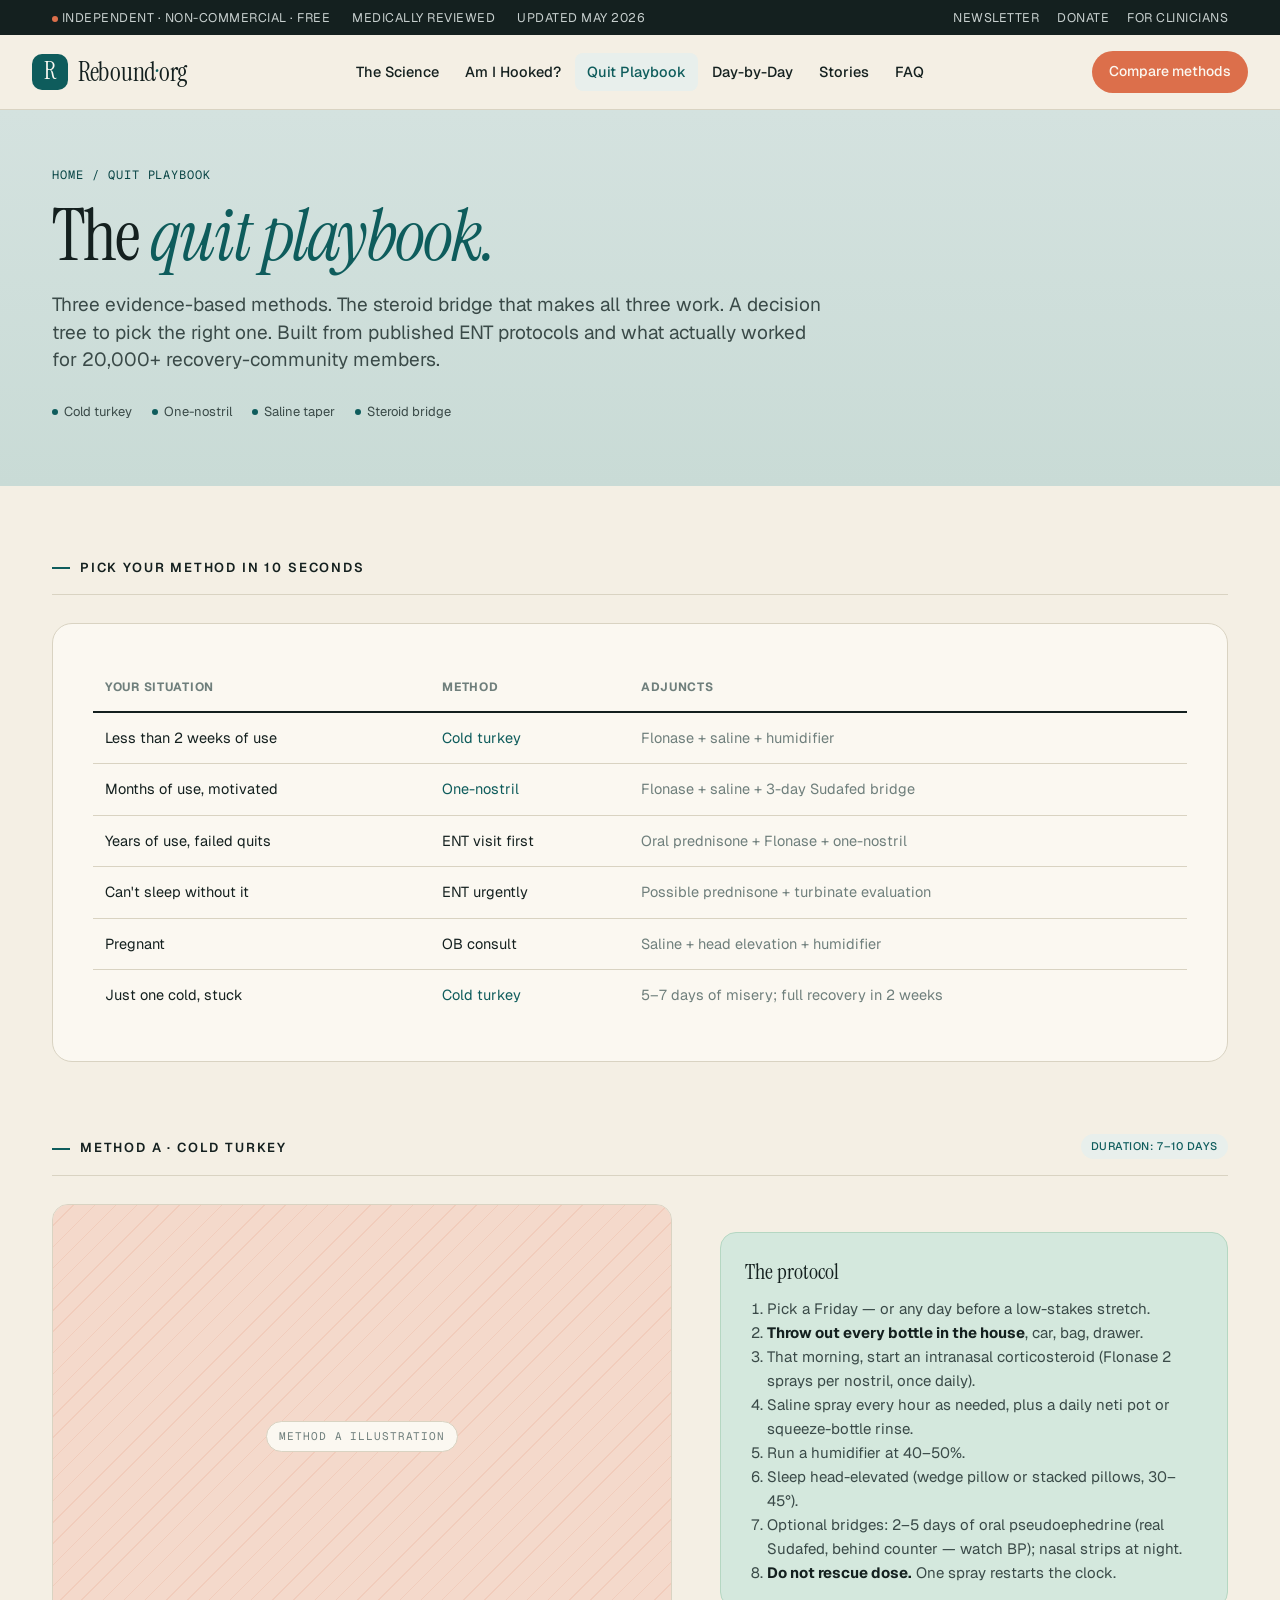
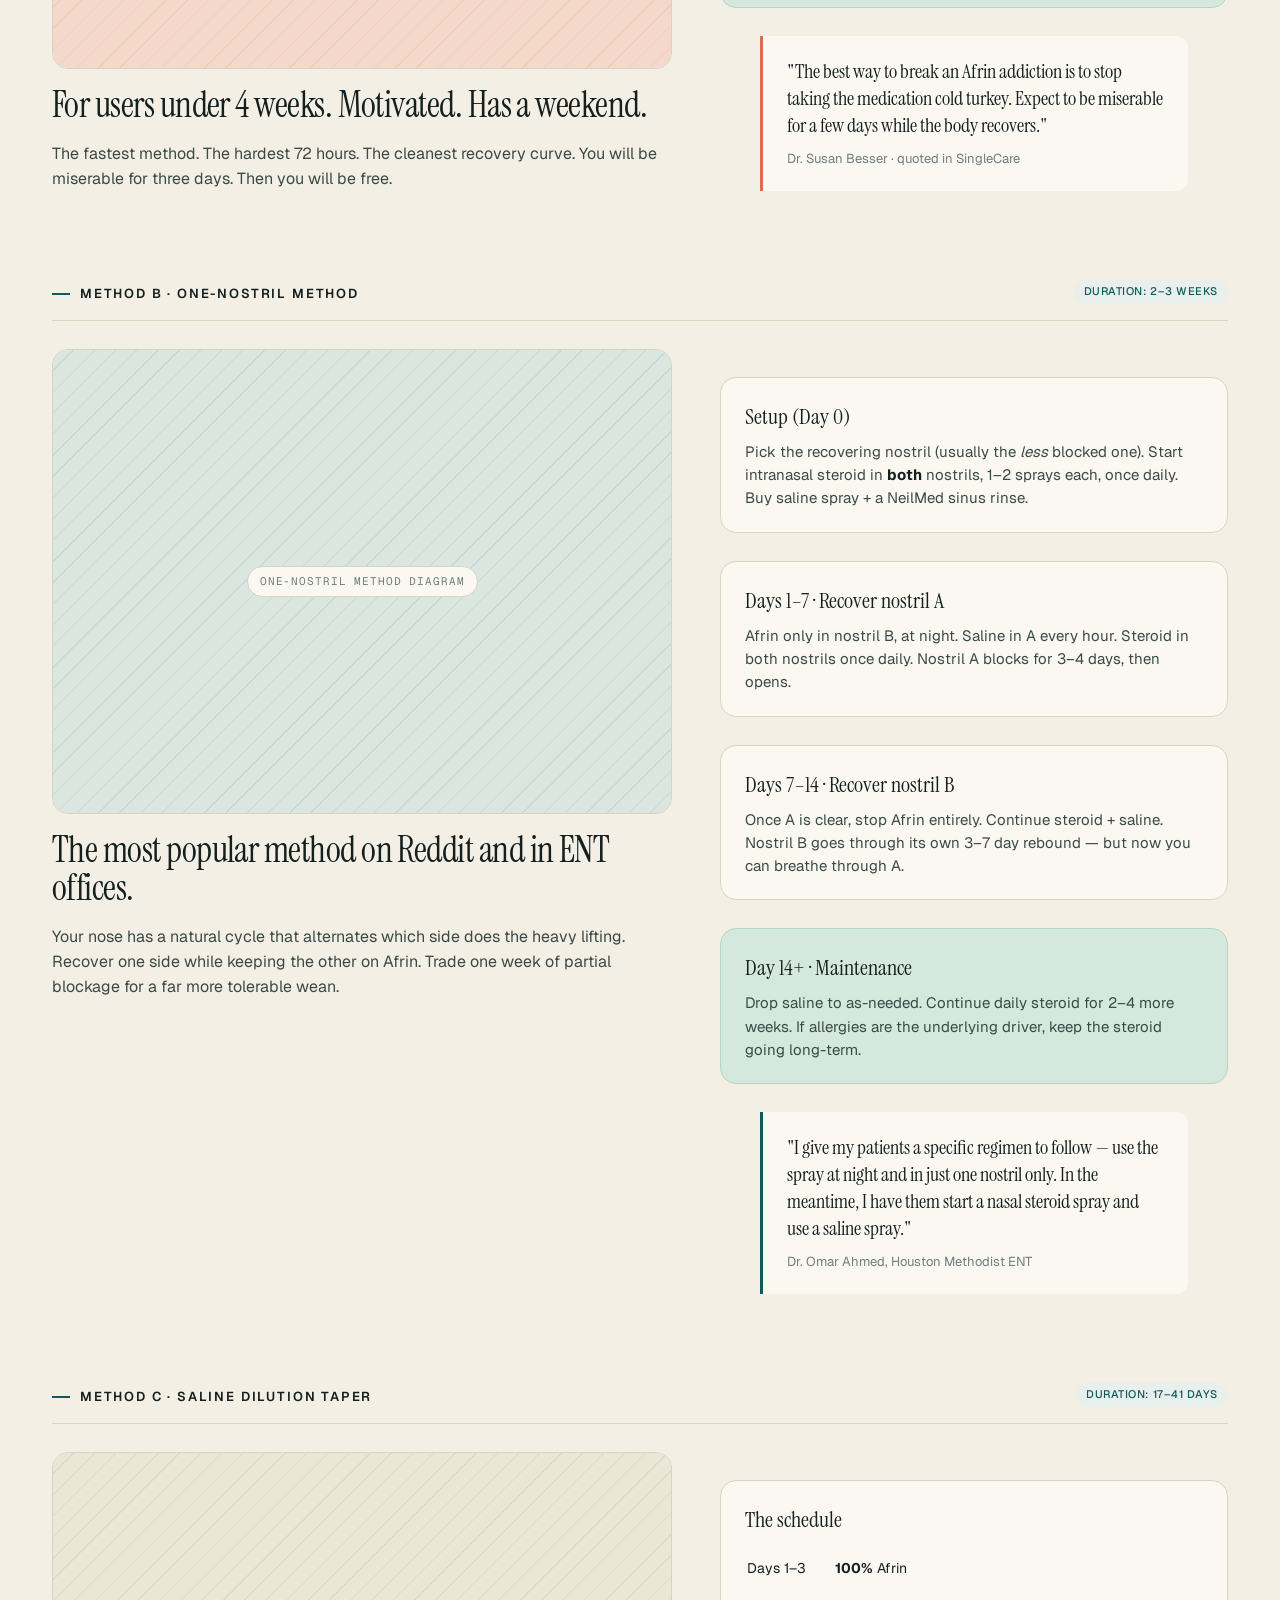
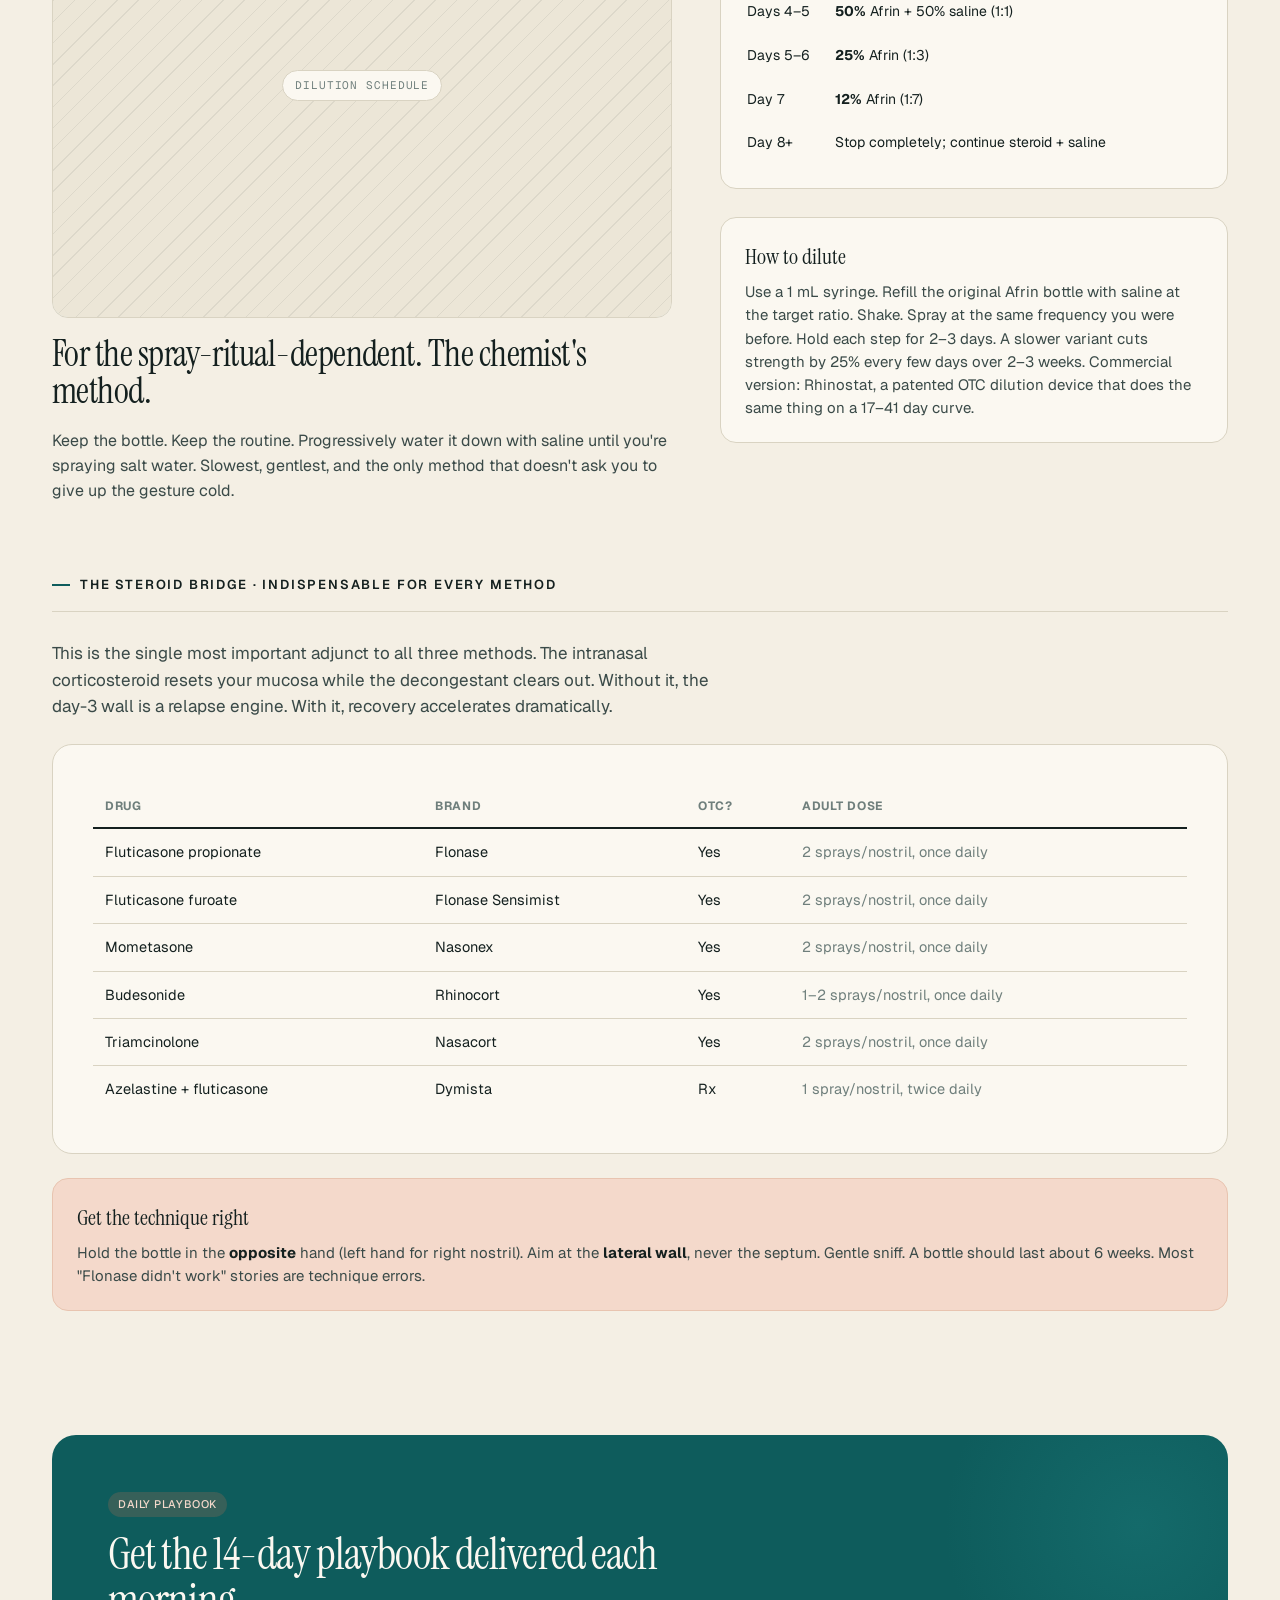
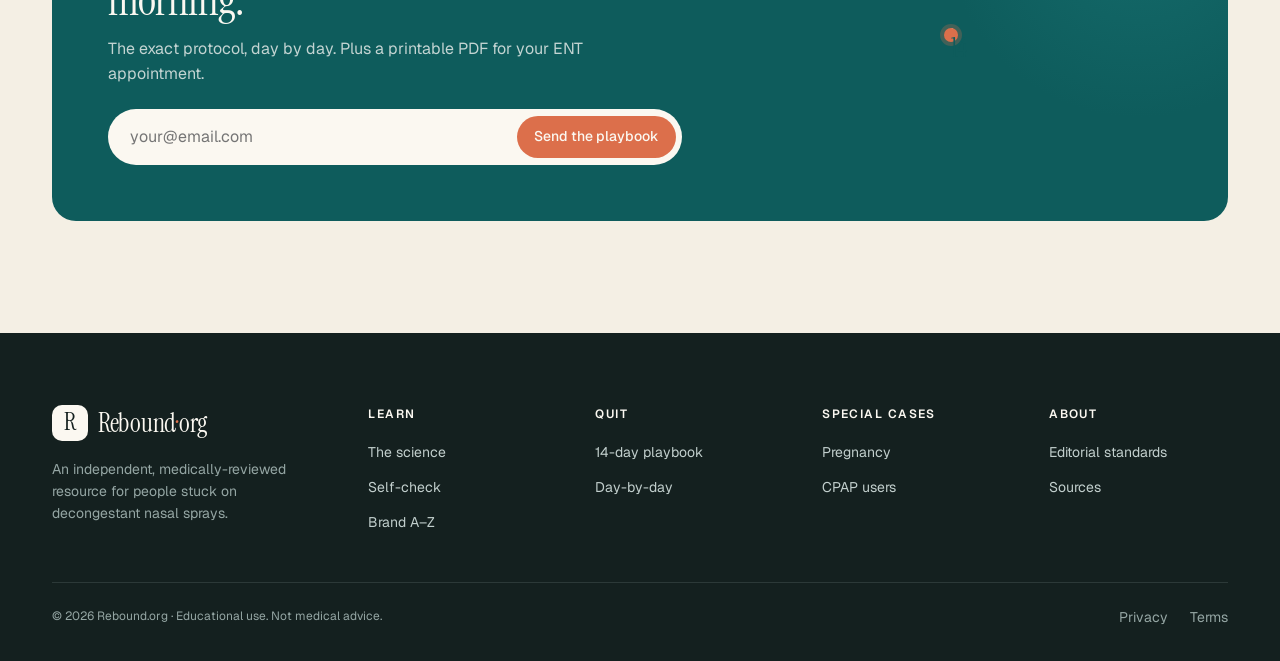
<file: playbook.html>
<!doctype html>
<html lang="en">
<head>
<meta charset="utf-8" />
<title>The Quit Playbook · Three methods that work, compared · Rebound.org</title>
<meta name="description" content="Three quit methods for Afrin / rebound congestion: cold turkey, one-nostril method, saline dilution taper. Plus the steroid bridge that makes all three work. Compare side-by-side and find the right method for your situation." />
<meta name="viewport" content="width=device-width,initial-scale=1" />
<meta name="theme-color" content="#0E5C5C" />
<link rel="canonical" href="https://reboundcongestion.org/playbook.html" />
<link rel="preconnect" href="https://fonts.googleapis.com" />
<link rel="preconnect" href="https://fonts.gstatic.com" crossorigin />
<link href="https://fonts.googleapis.com/css2?family=Instrument+Serif:ital@0;1&family=Geist:wght@300;400;500;600;700&family=Geist+Mono:wght@400;500&display=swap" rel="stylesheet" />
<link rel="stylesheet" href="assets/styles.css" />
<script type="application/ld+json">
{"@context":"https://schema.org","@type":"HowTo","name":"How to quit Afrin nasal spray","description":"Three evidence-based methods to recover from rhinitis medicamentosa.","totalTime":"P14D","step":[
  {"@type":"HowToStep","name":"Choose your method","text":"Pick cold turkey, one-nostril, or saline taper based on how long you've used the spray."},
  {"@type":"HowToStep","name":"Start a steroid bridge","text":"Begin intranasal corticosteroid (Flonase, Nasonex, Rhinocort) two weeks before or on the same day as cutting the decongestant."},
  {"@type":"HowToStep","name":"Survive the wall (day 2-3)","text":"Use saline hourly, sleep at 45 degrees, take hot showers, no rescue dosing of Afrin."},
  {"@type":"HowToStep","name":"First daylight (day 6-7)","text":"Mucosal tone begins to return. Continue steroid daily; saline as needed."},
  {"@type":"HowToStep","name":"Maintenance (week 2-4)","text":"Steroid spray daily for 4-8 more weeks. Address any underlying allergic rhinitis."}
]}
</script>
</head>
<body>
<a href="#main" class="skip">Skip to main content</a>

<div class="utilbar"><div class="container"><div class="row">
  <div class="left"><span><span class="dot"></span>&nbsp;Independent · Non-commercial · Free</span><span class="hide-mobile">Medically reviewed</span><span class="hide-mobile">Updated May 2026</span></div>
  <div class="right hide-mobile"><a href="#">Newsletter</a><a href="#">Donate</a><a href="#">For Clinicians</a></div>
</div></div></div>

<header class="site"><div class="container-wide"><nav class="nav" aria-label="Primary">
  <a href="index.html" class="brand"><span class="mark">R</span><span class="wordmark">Rebound<em>·</em>org</span></a>
  <div class="navlinks">
    <a class="nav-item" href="science.html">The Science</a>
    <a class="nav-item" href="self-check.html">Am I Hooked?</a>
    <a class="nav-item active" href="playbook.html">Quit Playbook</a>
    <a class="nav-item" href="timeline.html">Day-by-Day</a>
    <a class="nav-item" href="stories.html">Stories</a>
    <a class="nav-item" href="faq.html">FAQ</a>
  </div>
  <div class="nav-actions">
    <a class="btn coral hide-mobile" href="#methods">Compare methods</a>
    <button class="menu-btn" id="menuOpen" aria-label="Open menu"><svg width="18" height="18" viewBox="0 0 18 18" fill="none"><path d="M2 5h14M2 9h14M2 13h14" stroke="currentColor" stroke-width="1.6" stroke-linecap="round"/></svg></button>
  </div>
</nav></div></header>

<div class="mobile-menu" id="mobileMenu">
  <div class="top"><a href="index.html" class="brand"><span class="mark">R</span><span class="wordmark">Rebound<em>·</em>org</span></a><button class="menu-btn" id="menuClose" aria-label="Close menu"><svg width="18" height="18" viewBox="0 0 18 18" fill="none"><path d="M4 4l10 10M14 4L4 14" stroke="currentColor" stroke-width="1.6" stroke-linecap="round"/></svg></button></div>
  <nav><a href="science.html">The Science</a><a href="self-check.html">Am I Hooked?</a><a href="playbook.html">Quit Playbook</a><a href="timeline.html">Day-by-Day</a><a href="stories.html">Stories</a><a href="faq.html">FAQ</a></nav>
</div>

<main id="main">

<section class="page-hero">
  <div class="container">
    <p class="crumb"><a href="index.html">Home</a> / Quit Playbook</p>
    <h1>The <em>quit playbook.</em></h1>
    <p class="lede">Three evidence-based methods. The steroid bridge that makes all three work. A decision tree to pick the right one. Built from published ENT protocols and what actually worked for 20,000+ recovery-community members.</p>
    <div class="meta">
      <span class="pip">Cold turkey</span>
      <span class="pip">One-nostril</span>
      <span class="pip">Saline taper</span>
      <span class="pip">Steroid bridge</span>
    </div>
  </div>
</section>

<!-- decision tree -->
<section class="sec">
  <div class="container">
    <div class="sec-head">
      <h2><span class="bar"></span> Pick your method in 10 seconds</h2>
    </div>
    <div class="timeline-wrap">
      <table style="width:100%; border-collapse:collapse; font-size:14.5px;">
        <thead>
          <tr style="border-bottom:2px solid var(--ink);">
            <th style="padding:14px 12px; text-align:left; font-size:12px; letter-spacing:0.06em; text-transform:uppercase; color:var(--muted);">Your situation</th>
            <th style="padding:14px 12px; text-align:left; font-size:12px; letter-spacing:0.06em; text-transform:uppercase; color:var(--muted);">Method</th>
            <th style="padding:14px 12px; text-align:left; font-size:12px; letter-spacing:0.06em; text-transform:uppercase; color:var(--muted);">Adjuncts</th>
          </tr>
        </thead>
        <tbody>
          <tr style="border-bottom:1px solid var(--line);"><td style="padding:14px 12px;">Less than 2 weeks of use</td><td style="padding:14px 12px;"><a href="#cold-turkey">Cold turkey</a></td><td style="padding:14px 12px; color:var(--muted);">Flonase + saline + humidifier</td></tr>
          <tr style="border-bottom:1px solid var(--line);"><td style="padding:14px 12px;">Months of use, motivated</td><td style="padding:14px 12px;"><a href="#one-nostril">One-nostril</a></td><td style="padding:14px 12px; color:var(--muted);">Flonase + saline + 3-day Sudafed bridge</td></tr>
          <tr style="border-bottom:1px solid var(--line);"><td style="padding:14px 12px;">Years of use, failed quits</td><td style="padding:14px 12px;">ENT visit first</td><td style="padding:14px 12px; color:var(--muted);">Oral prednisone + Flonase + one-nostril</td></tr>
          <tr style="border-bottom:1px solid var(--line);"><td style="padding:14px 12px;">Can't sleep without it</td><td style="padding:14px 12px;">ENT urgently</td><td style="padding:14px 12px; color:var(--muted);">Possible prednisone + turbinate evaluation</td></tr>
          <tr style="border-bottom:1px solid var(--line);"><td style="padding:14px 12px;">Pregnant</td><td style="padding:14px 12px;">OB consult</td><td style="padding:14px 12px; color:var(--muted);">Saline + head elevation + humidifier</td></tr>
          <tr><td style="padding:14px 12px;">Just one cold, stuck</td><td style="padding:14px 12px;"><a href="#cold-turkey">Cold turkey</a></td><td style="padding:14px 12px; color:var(--muted);">5–7 days of misery; full recovery in 2 weeks</td></tr>
        </tbody>
      </table>
    </div>
  </div>
</section>

<!-- method A: cold turkey -->
<section class="sec" id="methods" style="padding-top:0;">
  <div class="container">
    <div class="sec-head" id="cold-turkey">
      <h2><span class="bar"></span> Method A · Cold turkey</h2>
      <div class="right"><span class="tag">Duration: 7–10 days</span></div>
    </div>
    <div class="ed-grid">
      <div class="ed-lead">
        <div class="image"><div class="placeholder ph-warm"><span class="ph-label">Method A illustration</span></div></div>
        <h3>For users under 4 weeks. Motivated. Has a weekend.</h3>
        <p>The fastest method. The hardest 72 hours. The cleanest recovery curve. You will be miserable for three days. Then you will be free.</p>
      </div>
      <div>
        <div class="callout ok">
          <h4>The protocol</h4>
          <ol style="margin:8px 0 0 0; padding-left:22px; color:var(--ink-2); font-size:15px; line-height:1.6;">
            <li>Pick a Friday — or any day before a low-stakes stretch.</li>
            <li><strong>Throw out every bottle in the house</strong>, car, bag, drawer.</li>
            <li>That morning, start an intranasal corticosteroid (Flonase 2 sprays per nostril, once daily).</li>
            <li>Saline spray every hour as needed, plus a daily neti pot or squeeze-bottle rinse.</li>
            <li>Run a humidifier at 40–50%.</li>
            <li>Sleep head-elevated (wedge pillow or stacked pillows, 30–45°).</li>
            <li>Optional bridges: 2–5 days of oral pseudoephedrine (real Sudafed, behind counter — watch BP); nasal strips at night.</li>
            <li><strong>Do not rescue dose.</strong> One spray restarts the clock.</li>
          </ol>
        </div>
        <blockquote style="margin-top:24px; padding:22px 24px; background:var(--paper); border-left:3px solid var(--coral); border-radius: 0 12px 12px 0;">
          <p style="font-family:'Instrument Serif',serif; font-size:20px; line-height:1.35; color:var(--ink);">"The best way to break an Afrin addiction is to stop taking the medication cold turkey. Expect to be miserable for a few days while the body recovers."</p>
          <p style="margin-top:10px; font-size:13px; color:var(--muted);">Dr. Susan Besser · quoted in SingleCare</p>
        </blockquote>
      </div>
    </div>
  </div>
</section>

<!-- method B: one nostril -->
<section class="sec" id="one-nostril" style="padding-top:0;">
  <div class="container">
    <div class="sec-head">
      <h2><span class="bar"></span> Method B · One-nostril method</h2>
      <div class="right"><span class="tag">Duration: 2–3 weeks</span></div>
    </div>
    <div class="ed-grid">
      <div class="ed-lead">
        <div class="image"><div class="placeholder ph-sage"><span class="ph-label">One-nostril method diagram</span></div></div>
        <h3>The most popular method on Reddit and in ENT offices.</h3>
        <p>Your nose has a natural cycle that alternates which side does the heavy lifting. Recover one side while keeping the other on Afrin. Trade one week of partial blockage for a far more tolerable wean.</p>
      </div>
      <div>
        <div class="callout">
          <h4>Setup (Day 0)</h4>
          <p>Pick the recovering nostril (usually the <em>less</em> blocked one). Start intranasal steroid in <strong>both</strong> nostrils, 1–2 sprays each, once daily. Buy saline spray + a NeilMed sinus rinse.</p>
        </div>
        <div class="callout">
          <h4>Days 1–7 · Recover nostril A</h4>
          <p>Afrin only in nostril B, at night. Saline in A every hour. Steroid in both nostrils once daily. Nostril A blocks for 3–4 days, then opens.</p>
        </div>
        <div class="callout">
          <h4>Days 7–14 · Recover nostril B</h4>
          <p>Once A is clear, stop Afrin entirely. Continue steroid + saline. Nostril B goes through its own 3–7 day rebound — but now you can breathe through A.</p>
        </div>
        <div class="callout ok">
          <h4>Day 14+ · Maintenance</h4>
          <p>Drop saline to as-needed. Continue daily steroid for 2–4 more weeks. If allergies are the underlying driver, keep the steroid going long-term.</p>
        </div>
        <blockquote style="margin-top:24px; padding:22px 24px; background:var(--paper); border-left:3px solid var(--primary); border-radius: 0 12px 12px 0;">
          <p style="font-family:'Instrument Serif',serif; font-size:20px; line-height:1.35; color:var(--ink);">"I give my patients a specific regimen to follow — use the spray at night and in just one nostril only. In the meantime, I have them start a nasal steroid spray and use a saline spray."</p>
          <p style="margin-top:10px; font-size:13px; color:var(--muted);">Dr. Omar Ahmed, Houston Methodist ENT</p>
        </blockquote>
      </div>
    </div>
  </div>
</section>

<!-- method C: saline taper -->
<section class="sec" id="saline-taper" style="padding-top:0;">
  <div class="container">
    <div class="sec-head">
      <h2><span class="bar"></span> Method C · Saline dilution taper</h2>
      <div class="right"><span class="tag">Duration: 17–41 days</span></div>
    </div>
    <div class="ed-grid">
      <div class="ed-lead">
        <div class="image"><div class="placeholder ph-cream"><span class="ph-label">Dilution schedule</span></div></div>
        <h3>For the spray-ritual-dependent. The chemist's method.</h3>
        <p>Keep the bottle. Keep the routine. Progressively water it down with saline until you're spraying salt water. Slowest, gentlest, and the only method that doesn't ask you to give up the gesture cold.</p>
      </div>
      <div>
        <div class="callout">
          <h4>The schedule</h4>
          <table style="width:100%; margin-top:8px; font-size:14px;">
            <tbody>
              <tr style="border-bottom:1px solid var(--line);"><td style="padding:10px 0;">Days 1–3</td><td style="padding:10px 0;"><strong>100%</strong> Afrin</td></tr>
              <tr style="border-bottom:1px solid var(--line);"><td style="padding:10px 0;">Days 4–5</td><td style="padding:10px 0;"><strong>50%</strong> Afrin + 50% saline (1:1)</td></tr>
              <tr style="border-bottom:1px solid var(--line);"><td style="padding:10px 0;">Days 5–6</td><td style="padding:10px 0;"><strong>25%</strong> Afrin (1:3)</td></tr>
              <tr style="border-bottom:1px solid var(--line);"><td style="padding:10px 0;">Day 7</td><td style="padding:10px 0;"><strong>12%</strong> Afrin (1:7)</td></tr>
              <tr><td style="padding:10px 0;">Day 8+</td><td style="padding:10px 0;">Stop completely; continue steroid + saline</td></tr>
            </tbody>
          </table>
        </div>
        <div class="callout">
          <h4>How to dilute</h4>
          <p>Use a 1 mL syringe. Refill the original Afrin bottle with saline at the target ratio. Shake. Spray at the same frequency you were before. Hold each step for 2–3 days. A slower variant cuts strength by 25% every few days over 2–3 weeks. Commercial version: Rhinostat, a patented OTC dilution device that does the same thing on a 17–41 day curve.</p>
        </div>
      </div>
    </div>
  </div>
</section>

<!-- the bridge -->
<section class="sec" style="padding-top:0;">
  <div class="container">
    <div class="sec-head">
      <h2><span class="bar"></span> The steroid bridge · indispensable for every method</h2>
    </div>
    <p style="max-width:60ch; font-size:17px; color:var(--ink-2); margin-bottom:24px;">This is the single most important adjunct to all three methods. The intranasal corticosteroid resets your mucosa while the decongestant clears out. Without it, the day-3 wall is a relapse engine. With it, recovery accelerates dramatically.</p>
    <div class="timeline-wrap">
      <table style="width:100%; border-collapse:collapse; font-size:14.5px;">
        <thead>
          <tr style="border-bottom:2px solid var(--ink);">
            <th style="padding:12px; text-align:left; font-size:12px; letter-spacing:0.06em; text-transform:uppercase; color:var(--muted);">Drug</th>
            <th style="padding:12px; text-align:left; font-size:12px; letter-spacing:0.06em; text-transform:uppercase; color:var(--muted);">Brand</th>
            <th style="padding:12px; text-align:left; font-size:12px; letter-spacing:0.06em; text-transform:uppercase; color:var(--muted);">OTC?</th>
            <th style="padding:12px; text-align:left; font-size:12px; letter-spacing:0.06em; text-transform:uppercase; color:var(--muted);">Adult dose</th>
          </tr>
        </thead>
        <tbody>
          <tr style="border-bottom:1px solid var(--line);"><td style="padding:12px;">Fluticasone propionate</td><td style="padding:12px;">Flonase</td><td style="padding:12px;">Yes</td><td style="padding:12px; color:var(--muted);">2 sprays/nostril, once daily</td></tr>
          <tr style="border-bottom:1px solid var(--line);"><td style="padding:12px;">Fluticasone furoate</td><td style="padding:12px;">Flonase Sensimist</td><td style="padding:12px;">Yes</td><td style="padding:12px; color:var(--muted);">2 sprays/nostril, once daily</td></tr>
          <tr style="border-bottom:1px solid var(--line);"><td style="padding:12px;">Mometasone</td><td style="padding:12px;">Nasonex</td><td style="padding:12px;">Yes</td><td style="padding:12px; color:var(--muted);">2 sprays/nostril, once daily</td></tr>
          <tr style="border-bottom:1px solid var(--line);"><td style="padding:12px;">Budesonide</td><td style="padding:12px;">Rhinocort</td><td style="padding:12px;">Yes</td><td style="padding:12px; color:var(--muted);">1–2 sprays/nostril, once daily</td></tr>
          <tr style="border-bottom:1px solid var(--line);"><td style="padding:12px;">Triamcinolone</td><td style="padding:12px;">Nasacort</td><td style="padding:12px;">Yes</td><td style="padding:12px; color:var(--muted);">2 sprays/nostril, once daily</td></tr>
          <tr><td style="padding:12px;">Azelastine + fluticasone</td><td style="padding:12px;">Dymista</td><td style="padding:12px;">Rx</td><td style="padding:12px; color:var(--muted);">1 spray/nostril, twice daily</td></tr>
        </tbody>
      </table>
    </div>
    <div class="callout warn" style="margin-top:24px;">
      <h4>Get the technique right</h4>
      <p>Hold the bottle in the <strong>opposite</strong> hand (left hand for right nostril). Aim at the <strong>lateral wall</strong>, never the septum. Gentle sniff. A bottle should last about 6 weeks. Most "Flonase didn't work" stories are technique errors.</p>
    </div>
  </div>
</section>

<!-- CTA -->
<section class="sec" style="padding-top:0;">
  <div class="container">
    <aside class="banner">
      <div>
        <span class="tag coral" style="background:rgba(220,111,75,0.2);color:var(--coral-soft);">Daily playbook</span>
        <h3 style="margin-top:14px;">Get the 14-day playbook delivered each morning.</h3>
        <p>The exact protocol, day by day. Plus a printable PDF for your ENT appointment.</p>
        <form class="form-pill" onsubmit="event.preventDefault(); this.querySelector('input').value=''; this.querySelector('button').textContent='Subscribed ✓';">
          <input placeholder="your@email.com" type="email" required />
          <button class="btn coral" type="submit">Send the playbook</button>
        </form>
      </div>
      <div class="banner-viz">
        <div class="circles"><div class="ring2"></div><div class="ring2 r2"></div><div class="ring2 r3"></div><div class="ring2 r4"></div><div class="dot-m"></div><div class="core2">14</div></div>
      </div>
    </aside>
  </div>
</section>

</main>

<footer class="site"><div class="container">
  <div class="foot-grid">
    <div><a href="index.html" class="brand"><span class="mark">R</span><span class="wordmark">Rebound<em>·</em>org</span></a><p class="blurb">An independent, medically-reviewed resource for people stuck on decongestant nasal sprays.</p></div>
    <div><h5>Learn</h5><ul><li><a href="science.html">The science</a></li><li><a href="self-check.html">Self-check</a></li><li><a href="brands.html">Brand A–Z</a></li></ul></div>
    <div><h5>Quit</h5><ul><li><a href="playbook.html">14-day playbook</a></li><li><a href="timeline.html">Day-by-day</a></li></ul></div>
    <div><h5>Special cases</h5><ul><li><a href="special.html#pregnancy">Pregnancy</a></li><li><a href="special.html#cpap">CPAP users</a></li></ul></div>
    <div><h5>About</h5><ul><li><a href="about.html">Editorial standards</a></li><li><a href="sources.html">Sources</a></li></ul></div>
  </div>
  <div class="foot-bottom"><span>© 2026 Rebound.org · Educational use. Not medical advice.</span><div class="legal-links"><a href="#">Privacy</a><a href="#">Terms</a></div></div>
</div></footer>

<script src="assets/site.js"></script>
</body>
</html>
</file>
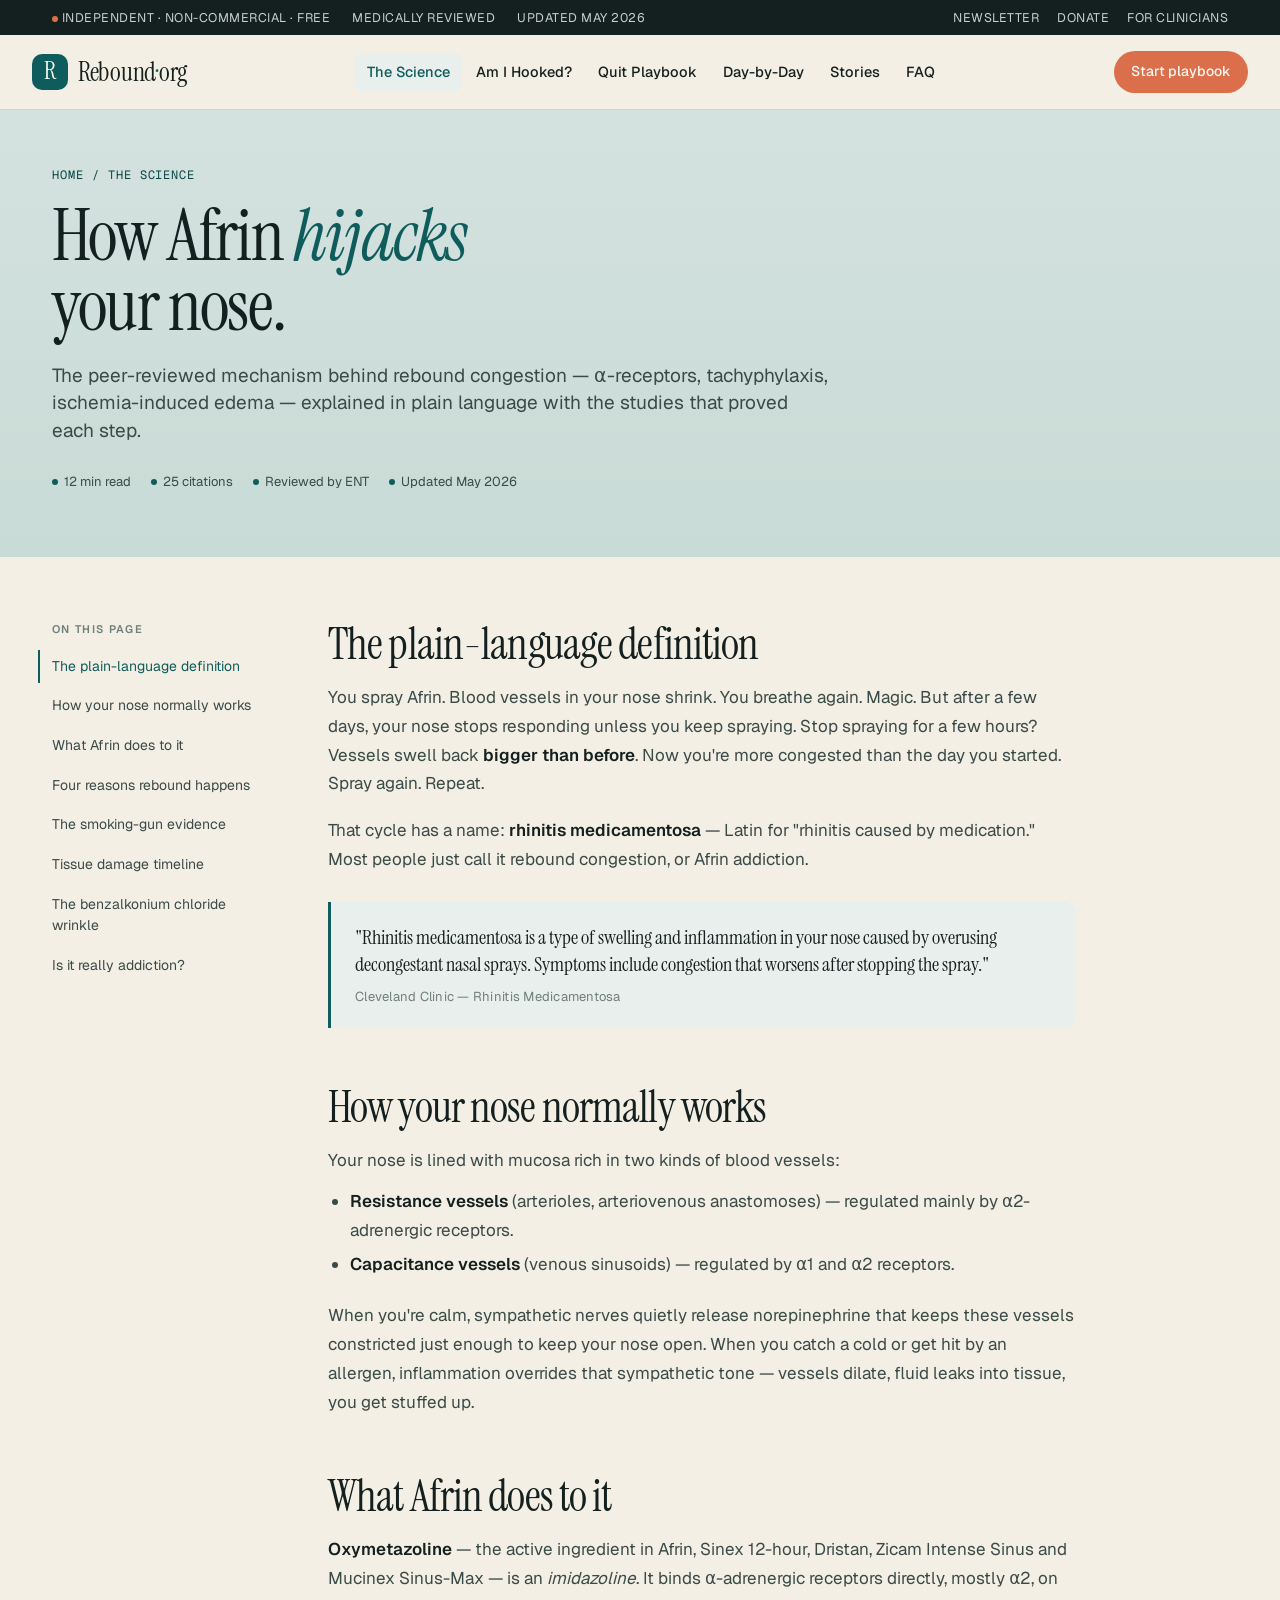
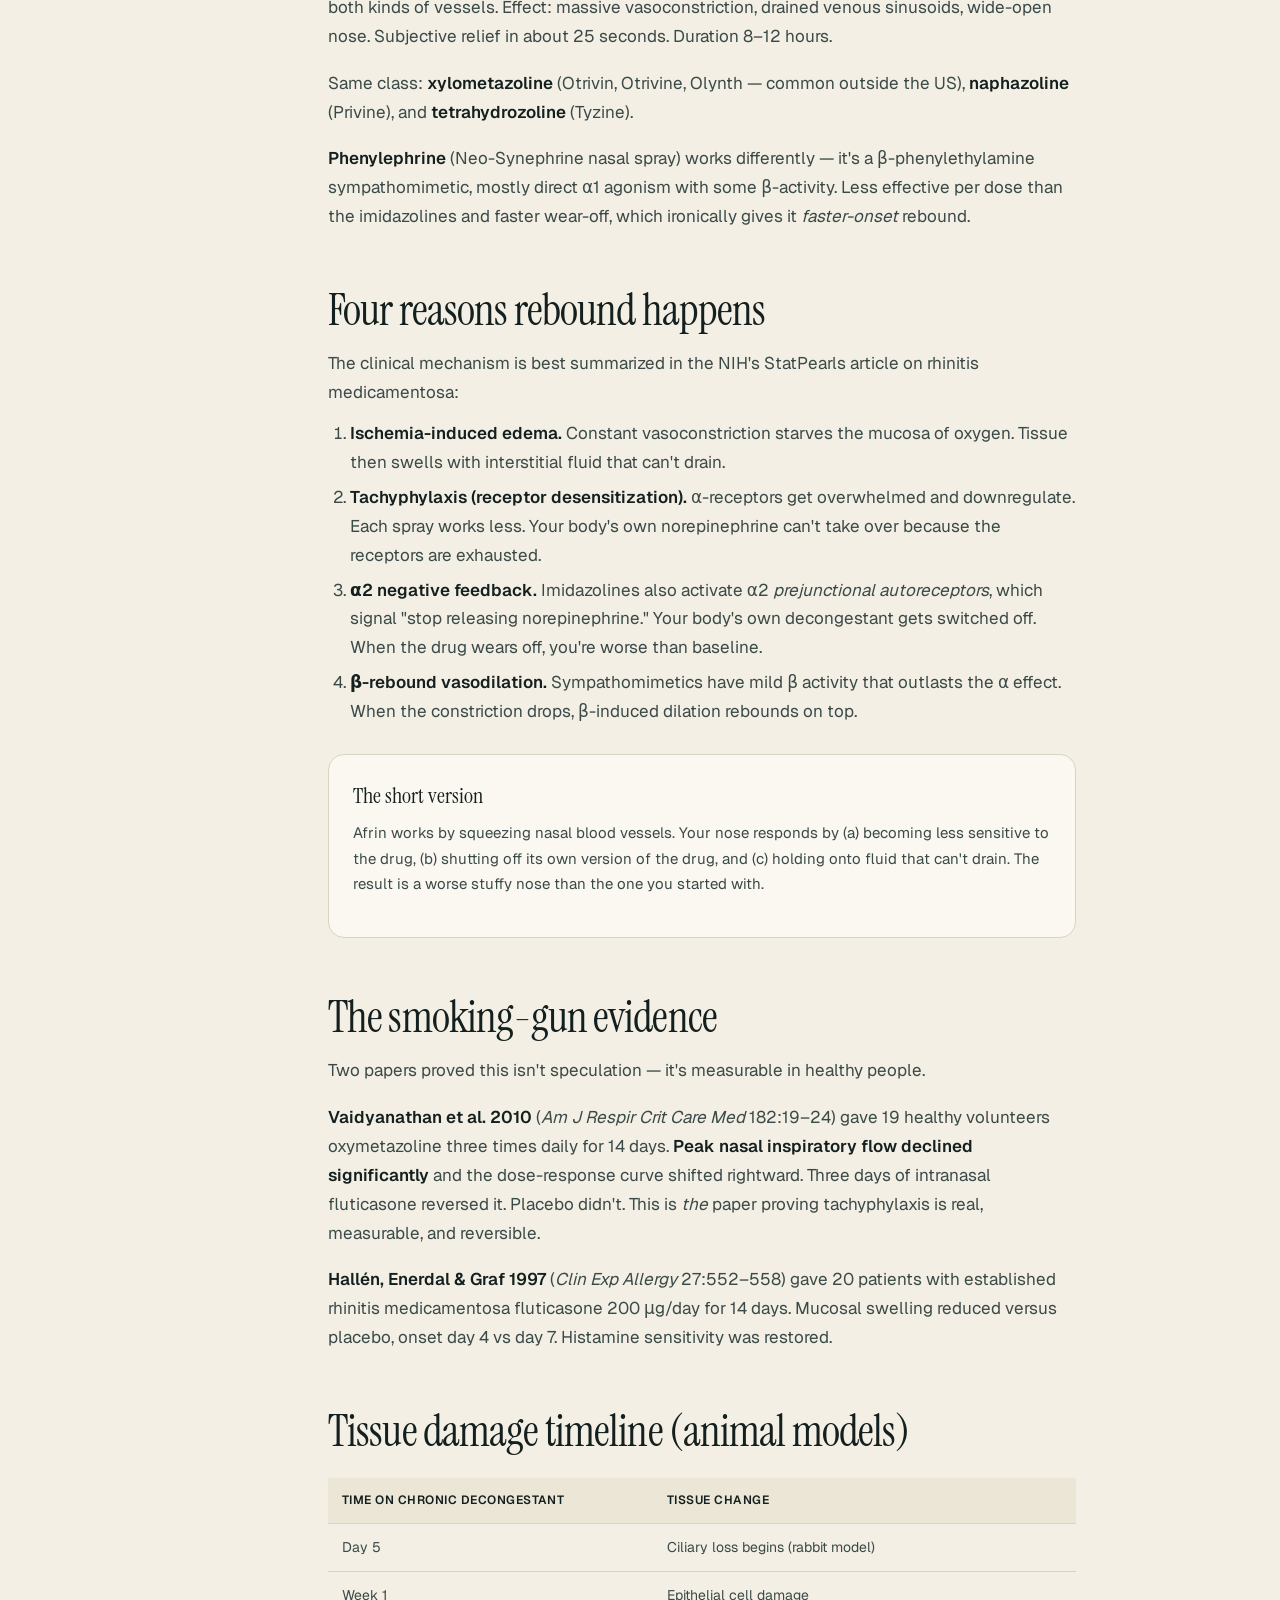
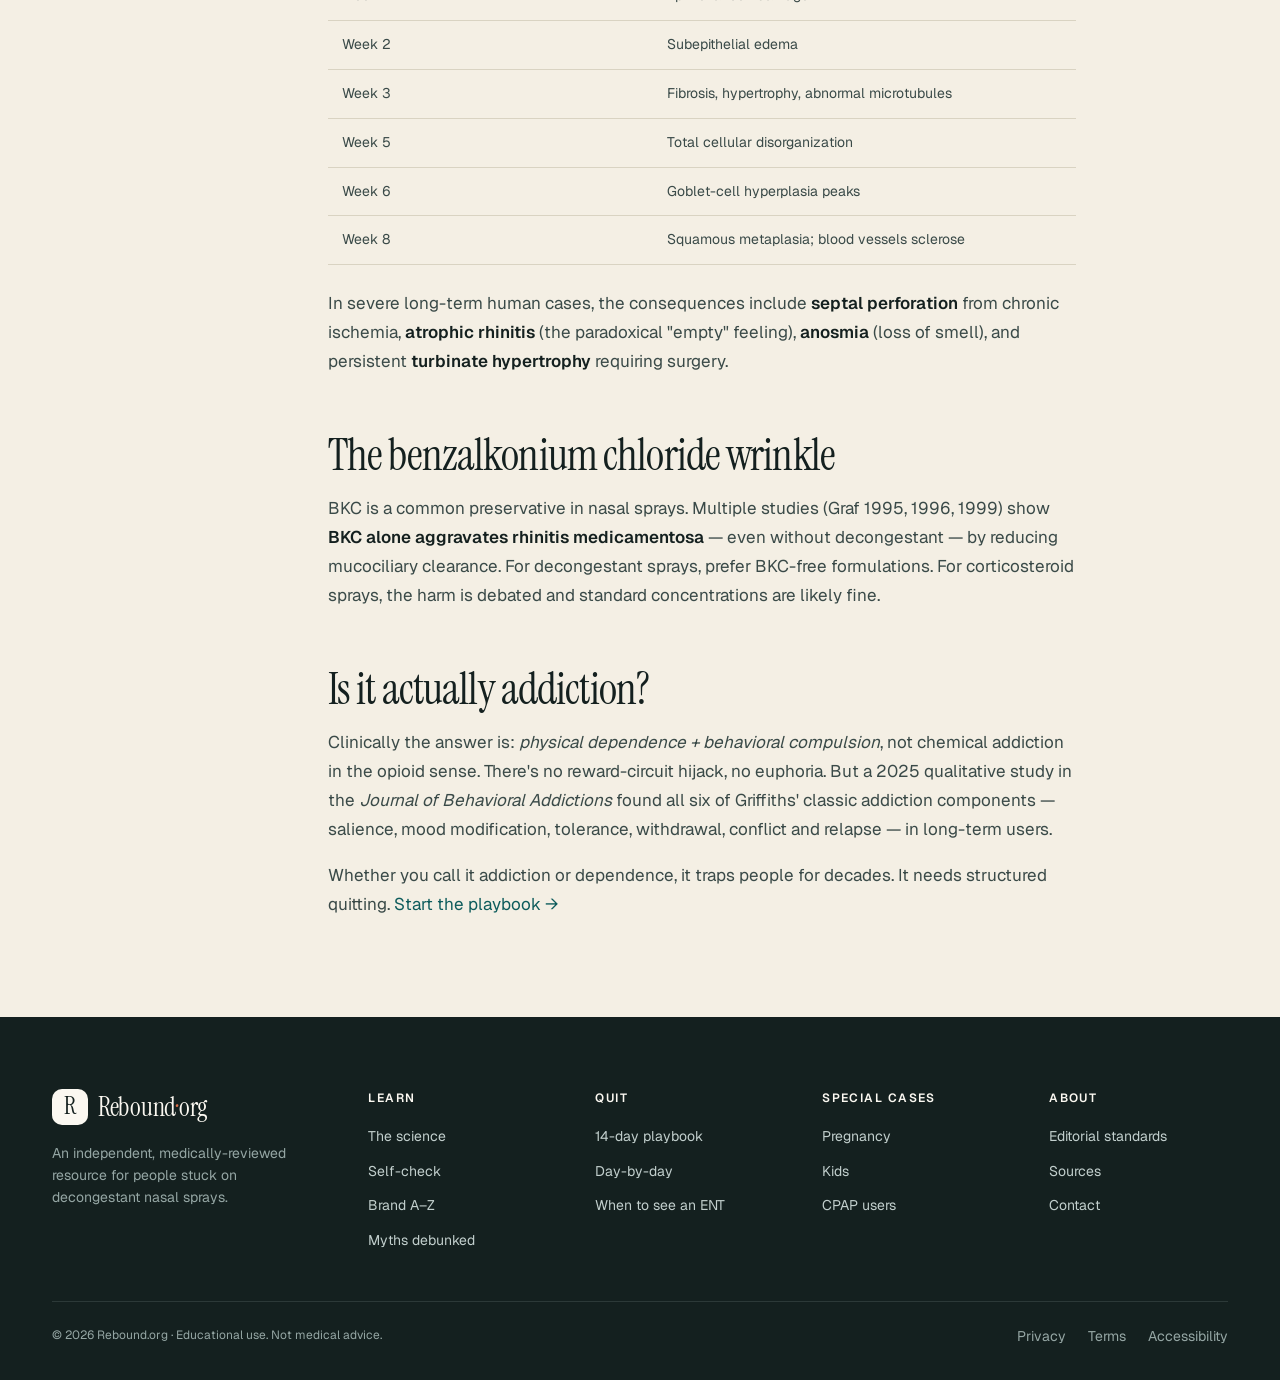
<file: science.html>
<!doctype html>
<html lang="en">
<head>
<meta charset="utf-8" />
<title>The Science: How Afrin hijacks your nose · Rebound.org</title>
<meta name="description" content="The peer-reviewed mechanism behind rebound congestion (rhinitis medicamentosa): α-adrenergic receptors, tachyphylaxis, ischemia-induced edema and how mucosal damage unfolds week by week. Plain-language explanation with full source list." />
<meta name="viewport" content="width=device-width,initial-scale=1" />
<meta name="theme-color" content="#0E5C5C" />
<link rel="canonical" href="https://reboundcongestion.org/science.html" />
<meta property="og:type" content="article" />
<meta property="og:title" content="The Science: How Afrin hijacks your nose" />
<meta property="og:description" content="The peer-reviewed mechanism of rebound congestion in plain language." />
<link rel="preconnect" href="https://fonts.googleapis.com" />
<link rel="preconnect" href="https://fonts.gstatic.com" crossorigin />
<link href="https://fonts.googleapis.com/css2?family=Instrument+Serif:ital@0;1&family=Geist:wght@300;400;500;600;700&family=Geist+Mono:wght@400;500&display=swap" rel="stylesheet" />
<link rel="stylesheet" href="assets/styles.css" />
<script type="application/ld+json">
{
  "@context": "https://schema.org",
  "@type": "MedicalScholarlyArticle",
  "headline": "How Afrin hijacks your nose: the science of rebound congestion",
  "description": "The peer-reviewed mechanism of rhinitis medicamentosa explained.",
  "datePublished": "2026-05-12",
  "dateModified": "2026-05-12",
  "audience": { "@type": "PeopleAudience" },
  "about": { "@type": "MedicalCondition", "name": "Rhinitis Medicamentosa" },
  "citation": [
    "Vaidyanathan et al. 2010. Am J Respir Crit Care Med 182:19-24",
    "Hallén, Enerdal & Graf 1997. Clin Exp Allergy 27:552-558",
    "Zeitlin J et al. StatPearls — Rhinitis Medicamentosa (NIH)"
  ]
}
</script>
</head>
<body>
<a href="#main" class="skip">Skip to main content</a>

<div class="utilbar"><div class="container"><div class="row">
  <div class="left"><span><span class="dot"></span>&nbsp;Independent · Non-commercial · Free</span><span class="hide-mobile">Medically reviewed</span><span class="hide-mobile">Updated May 2026</span></div>
  <div class="right hide-mobile"><a href="#">Newsletter</a><a href="#">Donate</a><a href="#">For Clinicians</a></div>
</div></div></div>

<header class="site"><div class="container-wide"><nav class="nav" aria-label="Primary">
  <a href="index.html" class="brand"><span class="mark">R</span><span class="wordmark">Rebound<em>·</em>org</span></a>
  <div class="navlinks">
    <a class="nav-item active" href="science.html">The Science</a>
    <a class="nav-item" href="self-check.html">Am I Hooked?</a>
    <a class="nav-item" href="playbook.html">Quit Playbook</a>
    <a class="nav-item" href="timeline.html">Day-by-Day</a>
    <a class="nav-item" href="stories.html">Stories</a>
    <a class="nav-item" href="faq.html">FAQ</a>
  </div>
  <div class="nav-actions">
    <button class="search-icon-btn" aria-label="Search"><svg width="16" height="16" viewBox="0 0 14 14" fill="none"><circle cx="6" cy="6" r="4.5" stroke="currentColor" stroke-width="1.4"/><path d="M9.5 9.5L12 12" stroke="currentColor" stroke-width="1.4" stroke-linecap="round"/></svg></button>
    <a class="btn coral hide-mobile" href="playbook.html">Start playbook</a>
    <button class="menu-btn" id="menuOpen" aria-label="Open menu"><svg width="18" height="18" viewBox="0 0 18 18" fill="none"><path d="M2 5h14M2 9h14M2 13h14" stroke="currentColor" stroke-width="1.6" stroke-linecap="round"/></svg></button>
  </div>
</nav></div></header>

<div class="mobile-menu" id="mobileMenu">
  <div class="top"><a href="index.html" class="brand"><span class="mark">R</span><span class="wordmark">Rebound<em>·</em>org</span></a><button class="menu-btn" id="menuClose" aria-label="Close menu"><svg width="18" height="18" viewBox="0 0 18 18" fill="none"><path d="M4 4l10 10M14 4L4 14" stroke="currentColor" stroke-width="1.6" stroke-linecap="round"/></svg></button></div>
  <nav><a href="science.html">The Science</a><a href="self-check.html">Am I Hooked?</a><a href="playbook.html">Quit Playbook</a><a href="timeline.html">Day-by-Day</a><a href="stories.html">Stories</a><a href="faq.html">FAQ</a></nav>
  <div class="actions"><a class="btn coral lg" href="playbook.html">Start the 14-day playbook →</a></div>
</div>

<main id="main">

<section class="page-hero">
  <div class="container">
    <p class="crumb"><a href="index.html">Home</a> / The Science</p>
    <h1>How Afrin <em>hijacks</em> your nose.</h1>
    <p class="lede">The peer-reviewed mechanism behind rebound congestion — α-receptors, tachyphylaxis, ischemia-induced edema — explained in plain language with the studies that proved each step.</p>
    <div class="meta">
      <span class="pip">12 min read</span>
      <span class="pip">25 citations</span>
      <span class="pip">Reviewed by ENT</span>
      <span class="pip">Updated May 2026</span>
    </div>
  </div>
</section>

<div class="container">
<div class="article">

  <aside class="article-toc" aria-label="Table of contents">
    <h6>On this page</h6>
    <ul>
      <li><a href="#definition">The plain-language definition</a></li>
      <li><a href="#mucosa">How your nose normally works</a></li>
      <li><a href="#mechanism">What Afrin does to it</a></li>
      <li><a href="#rebound">Four reasons rebound happens</a></li>
      <li><a href="#evidence">The smoking-gun evidence</a></li>
      <li><a href="#damage">Tissue damage timeline</a></li>
      <li><a href="#bkc">The benzalkonium chloride wrinkle</a></li>
      <li><a href="#addiction">Is it really addiction?</a></li>
    </ul>
  </aside>

  <article class="article-body">
    <h2 id="definition">The plain-language definition</h2>
    <p>You spray Afrin. Blood vessels in your nose shrink. You breathe again. Magic. But after a few days, your nose stops responding unless you keep spraying. Stop spraying for a few hours? Vessels swell back <strong>bigger than before</strong>. Now you're more congested than the day you started. Spray again. Repeat.</p>
    <p>That cycle has a name: <strong>rhinitis medicamentosa</strong> — Latin for "rhinitis caused by medication." Most people just call it rebound congestion, or Afrin addiction.</p>
    <blockquote>"Rhinitis medicamentosa is a type of swelling and inflammation in your nose caused by overusing decongestant nasal sprays. Symptoms include congestion that worsens after stopping the spray."<cite>Cleveland Clinic — Rhinitis Medicamentosa</cite></blockquote>

    <h2 id="mucosa">How your nose normally works</h2>
    <p>Your nose is lined with mucosa rich in two kinds of blood vessels:</p>
    <ul>
      <li><strong>Resistance vessels</strong> (arterioles, arteriovenous anastomoses) — regulated mainly by α2-adrenergic receptors.</li>
      <li><strong>Capacitance vessels</strong> (venous sinusoids) — regulated by α1 and α2 receptors.</li>
    </ul>
    <p>When you're calm, sympathetic nerves quietly release norepinephrine that keeps these vessels constricted just enough to keep your nose open. When you catch a cold or get hit by an allergen, inflammation overrides that sympathetic tone — vessels dilate, fluid leaks into tissue, you get stuffed up.</p>

    <h2 id="mechanism">What Afrin does to it</h2>
    <p><strong>Oxymetazoline</strong> — the active ingredient in Afrin, Sinex 12-hour, Dristan, Zicam Intense Sinus and Mucinex Sinus-Max — is an <em>imidazoline</em>. It binds α-adrenergic receptors directly, mostly α2, on both kinds of vessels. Effect: massive vasoconstriction, drained venous sinusoids, wide-open nose. Subjective relief in about 25 seconds. Duration 8–12 hours.</p>
    <p>Same class: <strong>xylometazoline</strong> (Otrivin, Otrivine, Olynth — common outside the US), <strong>naphazoline</strong> (Privine), and <strong>tetrahydrozoline</strong> (Tyzine).</p>
    <p><strong>Phenylephrine</strong> (Neo-Synephrine nasal spray) works differently — it's a β-phenylethylamine sympathomimetic, mostly direct α1 agonism with some β-activity. Less effective per dose than the imidazolines and faster wear-off, which ironically gives it <em>faster-onset</em> rebound.</p>

    <h2 id="rebound">Four reasons rebound happens</h2>
    <p>The clinical mechanism is best summarized in the NIH's StatPearls article on rhinitis medicamentosa:</p>
    <ol>
      <li><strong>Ischemia-induced edema.</strong> Constant vasoconstriction starves the mucosa of oxygen. Tissue then swells with interstitial fluid that can't drain.</li>
      <li><strong>Tachyphylaxis (receptor desensitization).</strong> α-receptors get overwhelmed and downregulate. Each spray works less. Your body's own norepinephrine can't take over because the receptors are exhausted.</li>
      <li><strong>α2 negative feedback.</strong> Imidazolines also activate α2 <em>prejunctional autoreceptors</em>, which signal "stop releasing norepinephrine." Your body's own decongestant gets switched off. When the drug wears off, you're worse than baseline.</li>
      <li><strong>β-rebound vasodilation.</strong> Sympathomimetics have mild β activity that outlasts the α effect. When the constriction drops, β-induced dilation rebounds on top.</li>
    </ol>
    <div class="callout">
      <h4>The short version</h4>
      <p>Afrin works by squeezing nasal blood vessels. Your nose responds by (a) becoming less sensitive to the drug, (b) shutting off its own version of the drug, and (c) holding onto fluid that can't drain. The result is a worse stuffy nose than the one you started with.</p>
    </div>

    <h2 id="evidence">The smoking-gun evidence</h2>
    <p>Two papers proved this isn't speculation — it's measurable in healthy people.</p>
    <p><strong>Vaidyanathan et al. 2010</strong> (<em>Am J Respir Crit Care Med</em> 182:19–24) gave 19 healthy volunteers oxymetazoline three times daily for 14 days. <strong>Peak nasal inspiratory flow declined significantly</strong> and the dose-response curve shifted rightward. Three days of intranasal fluticasone reversed it. Placebo didn't. This is <em>the</em> paper proving tachyphylaxis is real, measurable, and reversible.</p>
    <p><strong>Hallén, Enerdal & Graf 1997</strong> (<em>Clin Exp Allergy</em> 27:552–558) gave 20 patients with established rhinitis medicamentosa fluticasone 200 μg/day for 14 days. Mucosal swelling reduced versus placebo, onset day 4 vs day 7. Histamine sensitivity was restored.</p>

    <h2 id="damage">Tissue damage timeline (animal models)</h2>
    <table>
      <thead><tr><th>Time on chronic decongestant</th><th>Tissue change</th></tr></thead>
      <tbody>
        <tr><td>Day 5</td><td>Ciliary loss begins (rabbit model)</td></tr>
        <tr><td>Week 1</td><td>Epithelial cell damage</td></tr>
        <tr><td>Week 2</td><td>Subepithelial edema</td></tr>
        <tr><td>Week 3</td><td>Fibrosis, hypertrophy, abnormal microtubules</td></tr>
        <tr><td>Week 5</td><td>Total cellular disorganization</td></tr>
        <tr><td>Week 6</td><td>Goblet-cell hyperplasia peaks</td></tr>
        <tr><td>Week 8</td><td>Squamous metaplasia; blood vessels sclerose</td></tr>
      </tbody>
    </table>
    <p>In severe long-term human cases, the consequences include <strong>septal perforation</strong> from chronic ischemia, <strong>atrophic rhinitis</strong> (the paradoxical "empty" feeling), <strong>anosmia</strong> (loss of smell), and persistent <strong>turbinate hypertrophy</strong> requiring surgery.</p>

    <h2 id="bkc">The benzalkonium chloride wrinkle</h2>
    <p>BKC is a common preservative in nasal sprays. Multiple studies (Graf 1995, 1996, 1999) show <strong>BKC alone aggravates rhinitis medicamentosa</strong> — even without decongestant — by reducing mucociliary clearance. For decongestant sprays, prefer BKC-free formulations. For corticosteroid sprays, the harm is debated and standard concentrations are likely fine.</p>

    <h2 id="addiction">Is it actually addiction?</h2>
    <p>Clinically the answer is: <em>physical dependence + behavioral compulsion</em>, not chemical addiction in the opioid sense. There's no reward-circuit hijack, no euphoria. But a 2025 qualitative study in the <em>Journal of Behavioral Addictions</em> found all six of Griffiths' classic addiction components — salience, mood modification, tolerance, withdrawal, conflict and relapse — in long-term users.</p>
    <p>Whether you call it addiction or dependence, it traps people for decades. It needs structured quitting. <a href="playbook.html">Start the playbook →</a></p>

  </article>
</div>
</div>

</main>

<footer class="site"><div class="container">
  <div class="foot-grid">
    <div><a href="index.html" class="brand"><span class="mark">R</span><span class="wordmark">Rebound<em>·</em>org</span></a><p class="blurb">An independent, medically-reviewed resource for people stuck on decongestant nasal sprays.</p></div>
    <div><h5>Learn</h5><ul><li><a href="science.html">The science</a></li><li><a href="self-check.html">Self-check</a></li><li><a href="brands.html">Brand A–Z</a></li><li><a href="myths.html">Myths debunked</a></li></ul></div>
    <div><h5>Quit</h5><ul><li><a href="playbook.html">14-day playbook</a></li><li><a href="timeline.html">Day-by-day</a></li><li><a href="ent.html">When to see an ENT</a></li></ul></div>
    <div><h5>Special cases</h5><ul><li><a href="special.html#pregnancy">Pregnancy</a></li><li><a href="special.html#kids">Kids</a></li><li><a href="special.html#cpap">CPAP users</a></li></ul></div>
    <div><h5>About</h5><ul><li><a href="about.html">Editorial standards</a></li><li><a href="sources.html">Sources</a></li><li><a href="contact.html">Contact</a></li></ul></div>
  </div>
  <div class="foot-bottom"><span>© 2026 Rebound.org · Educational use. Not medical advice.</span><div class="legal-links"><a href="#">Privacy</a><a href="#">Terms</a><a href="#">Accessibility</a></div></div>
</div></footer>

<script src="assets/site.js"></script>
</body>
</html>
</file>
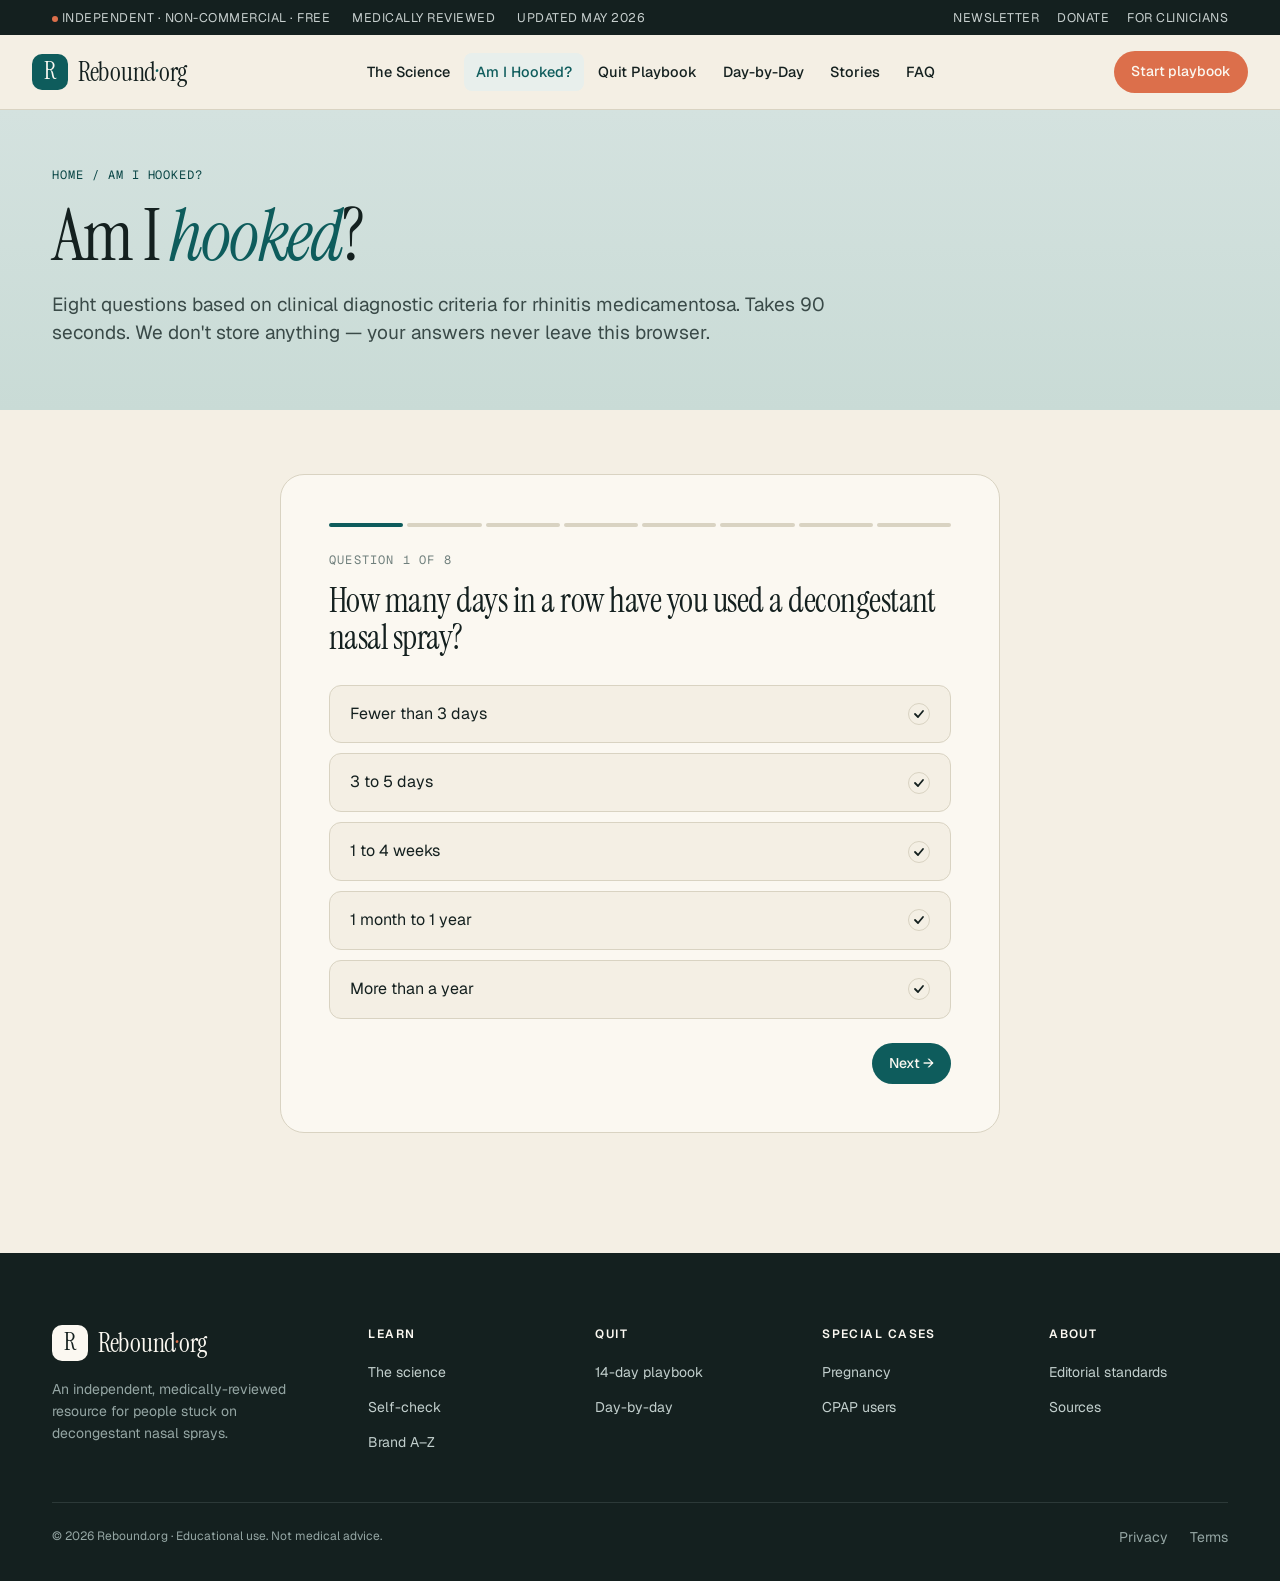
<file: self-check.html>
<!doctype html>
<html lang="en">
<head>
<meta charset="utf-8" />
<title>Am I Hooked? · A 90-second nasal spray self-check · Rebound.org</title>
<meta name="description" content="A 90-second self-check based on clinical diagnostic criteria for rhinitis medicamentosa (Afrin addiction). 8 questions, no email required, no data stored. Find out if your stuffy nose is your spray." />
<meta name="viewport" content="width=device-width,initial-scale=1" />
<meta name="theme-color" content="#0E5C5C" />
<link rel="canonical" href="https://reboundcongestion.org/self-check.html" />
<link rel="preconnect" href="https://fonts.googleapis.com" />
<link rel="preconnect" href="https://fonts.gstatic.com" crossorigin />
<link href="https://fonts.googleapis.com/css2?family=Instrument+Serif:ital@0;1&family=Geist:wght@300;400;500;600;700&family=Geist+Mono:wght@400;500&display=swap" rel="stylesheet" />
<link rel="stylesheet" href="assets/styles.css" />
<script type="application/ld+json">
{"@context":"https://schema.org","@type":"WebApplication","name":"Rebound Congestion Self-Check","applicationCategory":"HealthApplication","operatingSystem":"Any","offers":{"@type":"Offer","price":"0"}}
</script>
</head>
<body>
<a href="#main" class="skip">Skip to main content</a>

<div class="utilbar"><div class="container"><div class="row">
  <div class="left"><span><span class="dot"></span>&nbsp;Independent · Non-commercial · Free</span><span class="hide-mobile">Medically reviewed</span><span class="hide-mobile">Updated May 2026</span></div>
  <div class="right hide-mobile"><a href="#">Newsletter</a><a href="#">Donate</a><a href="#">For Clinicians</a></div>
</div></div></div>

<header class="site"><div class="container-wide"><nav class="nav" aria-label="Primary">
  <a href="index.html" class="brand"><span class="mark">R</span><span class="wordmark">Rebound<em>·</em>org</span></a>
  <div class="navlinks">
    <a class="nav-item" href="science.html">The Science</a>
    <a class="nav-item active" href="self-check.html">Am I Hooked?</a>
    <a class="nav-item" href="playbook.html">Quit Playbook</a>
    <a class="nav-item" href="timeline.html">Day-by-Day</a>
    <a class="nav-item" href="stories.html">Stories</a>
    <a class="nav-item" href="faq.html">FAQ</a>
  </div>
  <div class="nav-actions">
    <a class="btn coral hide-mobile" href="playbook.html">Start playbook</a>
    <button class="menu-btn" id="menuOpen" aria-label="Open menu"><svg width="18" height="18" viewBox="0 0 18 18" fill="none"><path d="M2 5h14M2 9h14M2 13h14" stroke="currentColor" stroke-width="1.6" stroke-linecap="round"/></svg></button>
  </div>
</nav></div></header>

<div class="mobile-menu" id="mobileMenu">
  <div class="top"><a href="index.html" class="brand"><span class="mark">R</span><span class="wordmark">Rebound<em>·</em>org</span></a><button class="menu-btn" id="menuClose" aria-label="Close menu"><svg width="18" height="18" viewBox="0 0 18 18" fill="none"><path d="M4 4l10 10M14 4L4 14" stroke="currentColor" stroke-width="1.6" stroke-linecap="round"/></svg></button></div>
  <nav><a href="science.html">The Science</a><a href="self-check.html">Am I Hooked?</a><a href="playbook.html">Quit Playbook</a><a href="timeline.html">Day-by-Day</a><a href="stories.html">Stories</a><a href="faq.html">FAQ</a></nav>
</div>

<main id="main">

<section class="page-hero">
  <div class="container">
    <p class="crumb"><a href="index.html">Home</a> / Am I Hooked?</p>
    <h1>Am I <em>hooked</em>?</h1>
    <p class="lede">Eight questions based on clinical diagnostic criteria for rhinitis medicamentosa. Takes 90 seconds. We don't store anything — your answers never leave this browser.</p>
  </div>
</section>

<section class="sec" style="padding-top:32px;">
  <div class="container">
    <div class="quiz-card" id="quizCard">
      <div class="quiz-progress" id="progress" aria-hidden="true"></div>
      <p class="qnum" id="qnum">Question 1 of 8</p>
      <h2 class="qtext" id="qtext">Loading…</h2>
      <div class="quiz-opts" id="qopts"></div>
      <div style="display:flex; justify-content:space-between; margin-top:24px; gap:12px;">
        <button class="btn ghost" id="prev" style="visibility:hidden;">← Back</button>
        <button class="btn primary" id="next" disabled>Next →</button>
      </div>
    </div>
    <div class="quiz-card quiz-result" id="result" style="display:none;">
      <p class="qnum">Your result</p>
      <div class="score"><span id="scoreNum">0</span><span style="font-size:0.45em; color:var(--muted);">/8</span></div>
      <h2 id="resultTitle">—</h2>
      <p id="resultBody">—</p>
      <div style="display:flex; gap:10px; justify-content:center; flex-wrap:wrap; margin-top:24px;">
        <a class="btn primary lg" href="playbook.html">Start the quit playbook →</a>
        <button class="btn ghost lg" id="restart">Take it again</button>
      </div>
      <p style="font-size:12px; color:var(--muted); margin-top:24px;">This is not a medical diagnosis. For long-term users or red-flag symptoms, see an ENT.</p>
    </div>
  </div>
</section>

</main>

<footer class="site"><div class="container">
  <div class="foot-grid">
    <div><a href="index.html" class="brand"><span class="mark">R</span><span class="wordmark">Rebound<em>·</em>org</span></a><p class="blurb">An independent, medically-reviewed resource for people stuck on decongestant nasal sprays.</p></div>
    <div><h5>Learn</h5><ul><li><a href="science.html">The science</a></li><li><a href="self-check.html">Self-check</a></li><li><a href="brands.html">Brand A–Z</a></li></ul></div>
    <div><h5>Quit</h5><ul><li><a href="playbook.html">14-day playbook</a></li><li><a href="timeline.html">Day-by-day</a></li></ul></div>
    <div><h5>Special cases</h5><ul><li><a href="special.html#pregnancy">Pregnancy</a></li><li><a href="special.html#cpap">CPAP users</a></li></ul></div>
    <div><h5>About</h5><ul><li><a href="about.html">Editorial standards</a></li><li><a href="sources.html">Sources</a></li></ul></div>
  </div>
  <div class="foot-bottom"><span>© 2026 Rebound.org · Educational use. Not medical advice.</span><div class="legal-links"><a href="#">Privacy</a><a href="#">Terms</a></div></div>
</div></footer>

<script src="assets/site.js"></script>
<script>
const QUESTIONS = [
  { q: "How many days in a row have you used a decongestant nasal spray?", opts: [
    { t: "Fewer than 3 days", s: 0 },
    { t: "3 to 5 days", s: 1 },
    { t: "1 to 4 weeks", s: 2 },
    { t: "1 month to 1 year", s: 3 },
    { t: "More than a year", s: 3 }
  ]},
  { q: "Does the spray feel like it's stopped working — needing more frequent doses?", opts: [
    { t: "No, still works as expected", s: 0 },
    { t: "Sometimes — needs an extra dose", s: 2 },
    { t: "Yes — dosing every few hours now", s: 3 }
  ]},
  { q: "Can you fall asleep without using the spray?", opts: [
    { t: "Yes, easily", s: 0 },
    { t: "Not great, but I manage", s: 2 },
    { t: "No — I cannot sleep without it", s: 3 }
  ]},
  { q: "If you don't spray for a few hours, what happens?", opts: [
    { t: "Nothing — breathing stays fine", s: 0 },
    { t: "Mild congestion returns", s: 1 },
    { t: "Completely blocked, worse than before I started", s: 3 }
  ]},
  { q: "Do you carry the spray with you wherever you go?", opts: [
    { t: "No", s: 0 },
    { t: "Usually, just in case", s: 1 },
    { t: "Always — multiple bottles in bag/car/work/bedside", s: 3 }
  ]},
  { q: "Have you ever felt panic or dread when the bottle was empty or missing?", opts: [
    { t: "Never", s: 0 },
    { t: "Once or twice", s: 1 },
    { t: "Regularly — I make special trips for refills", s: 3 }
  ]},
  { q: "Are your current nasal symptoms <em>worse</em> than the original cold or allergies you started spraying for?", opts: [
    { t: "About the same or no original symptoms", s: 0 },
    { t: "A bit worse", s: 2 },
    { t: "Much worse — and only the spray helps", s: 3 }
  ]},
  { q: "Have you tried to quit and failed?", opts: [
    { t: "Never tried", s: 1 },
    { t: "Tried once", s: 2 },
    { t: "Multiple failed attempts", s: 3 }
  ]}
];

const state = { i: 0, answers: Array(QUESTIONS.length).fill(null) };
const $qnum = document.getElementById('qnum');
const $qtext = document.getElementById('qtext');
const $opts = document.getElementById('qopts');
const $prev = document.getElementById('prev');
const $next = document.getElementById('next');
const $prog = document.getElementById('progress');
const $card = document.getElementById('quizCard');
const $result = document.getElementById('result');

function render() {
  const q = QUESTIONS[state.i];
  $qnum.textContent = `Question ${state.i + 1} of ${QUESTIONS.length}`;
  $qtext.innerHTML = q.q;
  $opts.innerHTML = '';
  q.opts.forEach((o, idx) => {
    const b = document.createElement('button');
    b.className = 'quiz-opt' + (state.answers[state.i] === idx ? ' selected' : '');
    b.innerHTML = `<span>${o.t}</span><span class="check"><svg width="12" height="12" viewBox="0 0 12 12" fill="none"><path d="M2 6l3 3 5-6" stroke="currentColor" stroke-width="1.8" stroke-linecap="round" stroke-linejoin="round"/></svg></span>`;
    b.addEventListener('click', () => {
      state.answers[state.i] = idx;
      render();
      $next.disabled = false;
    });
    $opts.appendChild(b);
  });
  $prog.innerHTML = QUESTIONS.map((_, i) => `<span class="step${i <= state.i ? ' on' : ''}"></span>`).join('');
  $prev.style.visibility = state.i === 0 ? 'hidden' : 'visible';
  $next.textContent = state.i === QUESTIONS.length - 1 ? 'See result →' : 'Next →';
  $next.disabled = state.answers[state.i] === null;
}

$prev.addEventListener('click', () => { if (state.i > 0) { state.i--; render(); } });
$next.addEventListener('click', () => {
  if (state.i < QUESTIONS.length - 1) { state.i++; render(); }
  else finish();
});
document.getElementById('restart').addEventListener('click', () => {
  state.i = 0; state.answers.fill(null);
  $card.style.display = ''; $result.style.display = 'none';
  render();
});

function finish() {
  let score = 0;
  QUESTIONS.forEach((q, i) => { const a = state.answers[i]; if (a != null) score += q.opts[a].s; });
  const max = QUESTIONS.reduce((a, q) => a + Math.max(...q.opts.map(o => o.s)), 0);
  const pct = score / max;
  document.getElementById('scoreNum').textContent = score;
  let title, body, klass = '';
  if (pct < 0.25) { title = "You're in the clear."; body = "Your answers don't show signs of rebound congestion. If you're using a decongestant spray, stop at day 3 to keep it that way. Bookmark this page for next cold season."; }
  else if (pct < 0.5) { title = "Yellow flag — early signs."; body = "You may be developing dependence. Stop the spray now while it's easy. Switch to saline + a steroid spray like Flonase. Most early cases resolve in under a week."; }
  else if (pct < 0.75) { title = "You're hooked."; body = "Your pattern matches the clinical criteria for rhinitis medicamentosa. The good news: it's reversible. Start the 14-day playbook today. Consider seeing your primary care or an ENT."; klass = 'high'; }
  else { title = "Severe — see an ENT."; body = "You match every major clinical marker for severe, long-standing rebound congestion. You can still recover, but a structured plan with a doctor will be far easier than going alone. A short oral prednisone bridge is often the missing piece."; klass = 'high'; }
  document.getElementById('resultTitle').textContent = title;
  document.getElementById('resultBody').textContent = body;
  $result.className = 'quiz-card quiz-result ' + klass;
  $card.style.display = 'none';
  $result.style.display = '';
  window.scrollTo({ top: $result.offsetTop - 80, behavior: 'smooth' });
}

render();
</script>
</body>
</html>
</file>
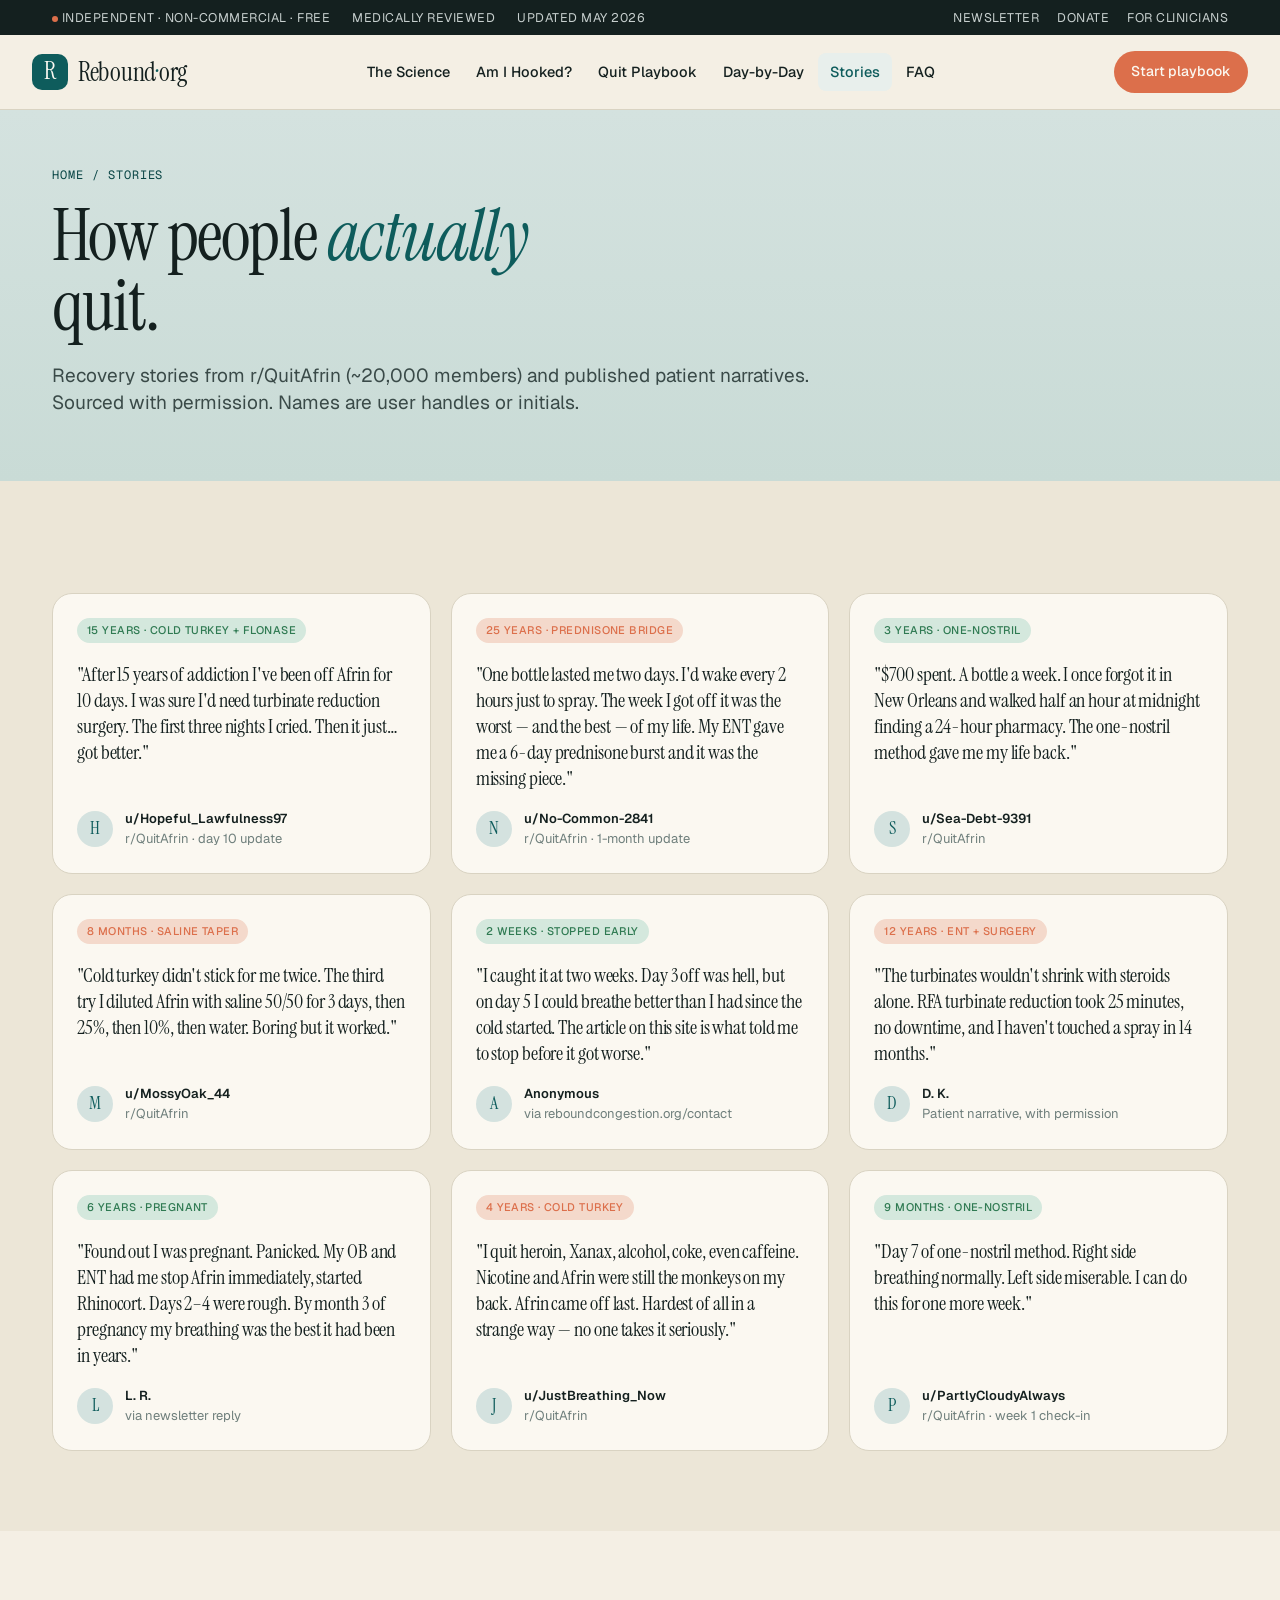
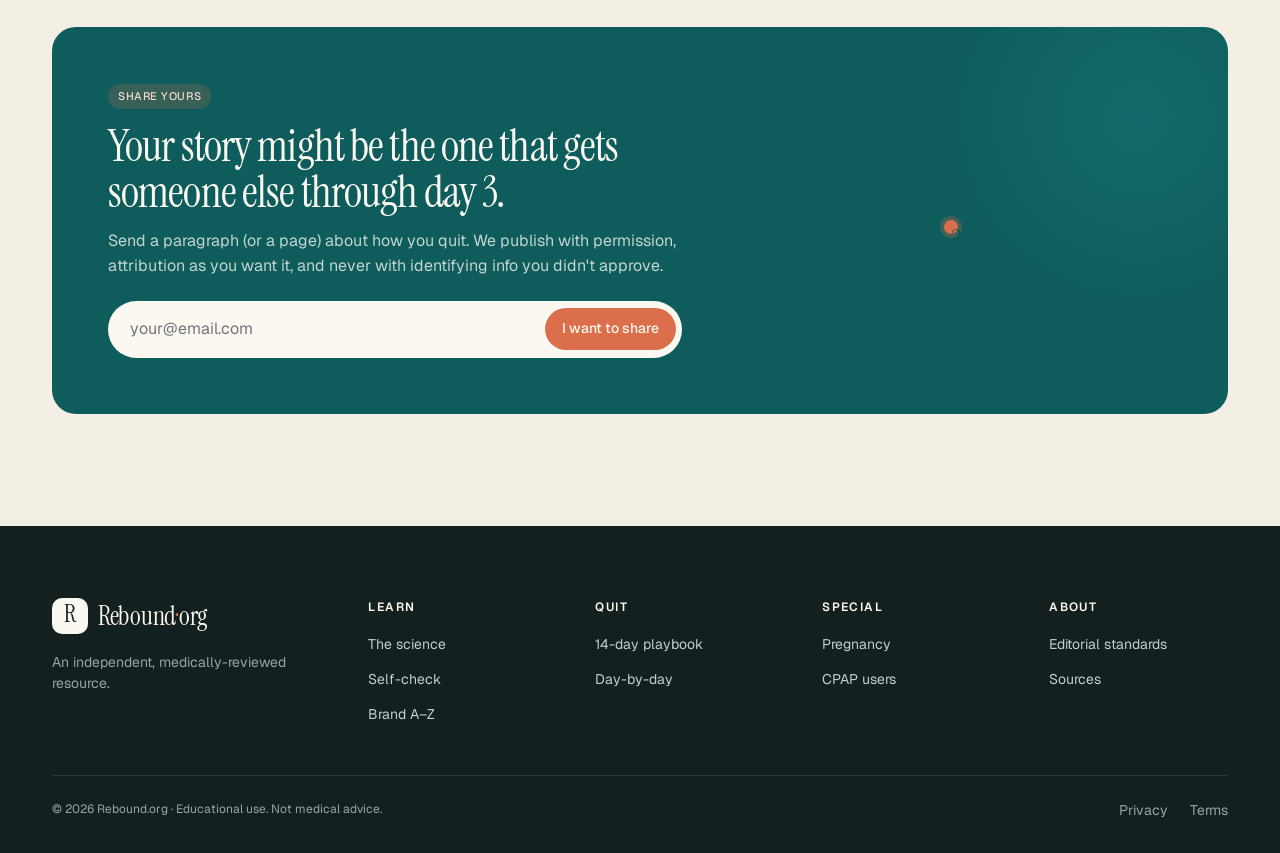
<file: stories.html>
<!doctype html>
<html lang="en">
<head>
<meta charset="utf-8" />
<title>Stories · How people quit Afrin · Rebound.org</title>
<meta name="description" content="Recovery stories from people who quit Afrin, Sinex, Otrivin and other decongestant sprays — from 3-week users to 30-year veterans. Sourced from the r/QuitAfrin community and published patient narratives." />
<meta name="viewport" content="width=device-width,initial-scale=1" />
<meta name="theme-color" content="#0E5C5C" />
<link rel="canonical" href="https://reboundcongestion.org/stories.html" />
<link rel="preconnect" href="https://fonts.googleapis.com" />
<link rel="preconnect" href="https://fonts.gstatic.com" crossorigin />
<link href="https://fonts.googleapis.com/css2?family=Instrument+Serif:ital@0;1&family=Geist:wght@300;400;500;600;700&family=Geist+Mono:wght@400;500&display=swap" rel="stylesheet" />
<link rel="stylesheet" href="assets/styles.css" />
</head>
<body>
<a href="#main" class="skip">Skip to main content</a>

<div class="utilbar"><div class="container"><div class="row">
  <div class="left"><span><span class="dot"></span>&nbsp;Independent · Non-commercial · Free</span><span class="hide-mobile">Medically reviewed</span><span class="hide-mobile">Updated May 2026</span></div>
  <div class="right hide-mobile"><a href="#">Newsletter</a><a href="#">Donate</a><a href="#">For Clinicians</a></div>
</div></div></div>

<header class="site"><div class="container-wide"><nav class="nav" aria-label="Primary">
  <a href="index.html" class="brand"><span class="mark">R</span><span class="wordmark">Rebound<em>·</em>org</span></a>
  <div class="navlinks">
    <a class="nav-item" href="science.html">The Science</a>
    <a class="nav-item" href="self-check.html">Am I Hooked?</a>
    <a class="nav-item" href="playbook.html">Quit Playbook</a>
    <a class="nav-item" href="timeline.html">Day-by-Day</a>
    <a class="nav-item active" href="stories.html">Stories</a>
    <a class="nav-item" href="faq.html">FAQ</a>
  </div>
  <div class="nav-actions">
    <a class="btn coral hide-mobile" href="playbook.html">Start playbook</a>
    <button class="menu-btn" id="menuOpen" aria-label="Open menu"><svg width="18" height="18" viewBox="0 0 18 18" fill="none"><path d="M2 5h14M2 9h14M2 13h14" stroke="currentColor" stroke-width="1.6" stroke-linecap="round"/></svg></button>
  </div>
</nav></div></header>

<div class="mobile-menu" id="mobileMenu">
  <div class="top"><a href="index.html" class="brand"><span class="mark">R</span><span class="wordmark">Rebound<em>·</em>org</span></a><button class="menu-btn" id="menuClose" aria-label="Close menu"><svg width="18" height="18" viewBox="0 0 18 18" fill="none"><path d="M4 4l10 10M14 4L4 14" stroke="currentColor" stroke-width="1.6" stroke-linecap="round"/></svg></button></div>
  <nav><a href="science.html">The Science</a><a href="self-check.html">Am I Hooked?</a><a href="playbook.html">Quit Playbook</a><a href="timeline.html">Day-by-Day</a><a href="stories.html">Stories</a><a href="faq.html">FAQ</a></nav>
</div>

<main id="main">

<section class="page-hero">
  <div class="container">
    <p class="crumb"><a href="index.html">Home</a> / Stories</p>
    <h1>How people <em>actually</em> quit.</h1>
    <p class="lede">Recovery stories from r/QuitAfrin (~20,000 members) and published patient narratives. Sourced with permission. Names are user handles or initials.</p>
  </div>
</section>

<section class="stories">
  <div class="container">
    <div class="story-grid">

      <article class="story success">
        <span class="duration">15 years · cold turkey + Flonase</span>
        <p class="quote">"After 15 years of addiction I've been off Afrin for 10 days. I was sure I'd need turbinate reduction surgery. The first three nights I cried. Then it just… got better."</p>
        <div class="attr"><span class="avatar">H</span><div><b>u/Hopeful_Lawfulness97</b><br><span>r/QuitAfrin · day 10 update</span></div></div>
      </article>

      <article class="story">
        <span class="duration">25 years · prednisone bridge</span>
        <p class="quote">"One bottle lasted me two days. I'd wake every 2 hours just to spray. The week I got off it was the worst — and the best — of my life. My ENT gave me a 6-day prednisone burst and it was the missing piece."</p>
        <div class="attr"><span class="avatar">N</span><div><b>u/No-Common-2841</b><br><span>r/QuitAfrin · 1-month update</span></div></div>
      </article>

      <article class="story success">
        <span class="duration">3 years · one-nostril</span>
        <p class="quote">"$700 spent. A bottle a week. I once forgot it in New Orleans and walked half an hour at midnight finding a 24-hour pharmacy. The one-nostril method gave me my life back."</p>
        <div class="attr"><span class="avatar">S</span><div><b>u/Sea-Debt-9391</b><br><span>r/QuitAfrin</span></div></div>
      </article>

      <article class="story">
        <span class="duration">8 months · saline taper</span>
        <p class="quote">"Cold turkey didn't stick for me twice. The third try I diluted Afrin with saline 50/50 for 3 days, then 25%, then 10%, then water. Boring but it worked."</p>
        <div class="attr"><span class="avatar">M</span><div><b>u/MossyOak_44</b><br><span>r/QuitAfrin</span></div></div>
      </article>

      <article class="story success">
        <span class="duration">2 weeks · stopped early</span>
        <p class="quote">"I caught it at two weeks. Day 3 off was hell, but on day 5 I could breathe better than I had since the cold started. The article on this site is what told me to stop before it got worse."</p>
        <div class="attr"><span class="avatar">A</span><div><b>Anonymous</b><br><span>via reboundcongestion.org/contact</span></div></div>
      </article>

      <article class="story">
        <span class="duration">12 years · ENT + surgery</span>
        <p class="quote">"The turbinates wouldn't shrink with steroids alone. RFA turbinate reduction took 25 minutes, no downtime, and I haven't touched a spray in 14 months."</p>
        <div class="attr"><span class="avatar">D</span><div><b>D. K.</b><br><span>Patient narrative, with permission</span></div></div>
      </article>

      <article class="story success">
        <span class="duration">6 years · pregnant</span>
        <p class="quote">"Found out I was pregnant. Panicked. My OB and ENT had me stop Afrin immediately, started Rhinocort. Days 2–4 were rough. By month 3 of pregnancy my breathing was the best it had been in years."</p>
        <div class="attr"><span class="avatar">L</span><div><b>L. R.</b><br><span>via newsletter reply</span></div></div>
      </article>

      <article class="story">
        <span class="duration">4 years · cold turkey</span>
        <p class="quote">"I quit heroin, Xanax, alcohol, coke, even caffeine. Nicotine and Afrin were still the monkeys on my back. Afrin came off last. Hardest of all in a strange way — no one takes it seriously."</p>
        <div class="attr"><span class="avatar">J</span><div><b>u/JustBreathing_Now</b><br><span>r/QuitAfrin</span></div></div>
      </article>

      <article class="story success">
        <span class="duration">9 months · one-nostril</span>
        <p class="quote">"Day 7 of one-nostril method. Right side breathing normally. Left side miserable. I can do this for one more week."</p>
        <div class="attr"><span class="avatar">P</span><div><b>u/PartlyCloudyAlways</b><br><span>r/QuitAfrin · week 1 check-in</span></div></div>
      </article>

    </div>
  </div>
</section>

<section class="sec">
  <div class="container">
    <aside class="banner">
      <div>
        <span class="tag coral" style="background:rgba(220,111,75,0.2);color:var(--coral-soft);">Share yours</span>
        <h3 style="margin-top:14px;">Your story might be the one that gets someone else through day 3.</h3>
        <p>Send a paragraph (or a page) about how you quit. We publish with permission, attribution as you want it, and never with identifying info you didn't approve.</p>
        <form class="form-pill" onsubmit="event.preventDefault(); this.querySelector('input').value=''; this.querySelector('button').textContent='Thanks — we will be in touch ✓';">
          <input placeholder="your@email.com" type="email" required />
          <button class="btn coral" type="submit">I want to share</button>
        </form>
      </div>
      <div class="banner-viz">
        <div class="circles"><div class="ring2"></div><div class="ring2 r2"></div><div class="ring2 r3"></div><div class="ring2 r4"></div><div class="dot-m"></div><div class="core2">200+</div></div>
      </div>
    </aside>
  </div>
</section>

</main>

<footer class="site"><div class="container">
  <div class="foot-grid">
    <div><a href="index.html" class="brand"><span class="mark">R</span><span class="wordmark">Rebound<em>·</em>org</span></a><p class="blurb">An independent, medically-reviewed resource.</p></div>
    <div><h5>Learn</h5><ul><li><a href="science.html">The science</a></li><li><a href="self-check.html">Self-check</a></li><li><a href="brands.html">Brand A–Z</a></li></ul></div>
    <div><h5>Quit</h5><ul><li><a href="playbook.html">14-day playbook</a></li><li><a href="timeline.html">Day-by-day</a></li></ul></div>
    <div><h5>Special</h5><ul><li><a href="special.html#pregnancy">Pregnancy</a></li><li><a href="special.html#cpap">CPAP users</a></li></ul></div>
    <div><h5>About</h5><ul><li><a href="about.html">Editorial standards</a></li><li><a href="sources.html">Sources</a></li></ul></div>
  </div>
  <div class="foot-bottom"><span>© 2026 Rebound.org · Educational use. Not medical advice.</span><div class="legal-links"><a href="#">Privacy</a><a href="#">Terms</a></div></div>
</div></footer>
<script src="assets/site.js"></script>
</body>
</html>
</file>
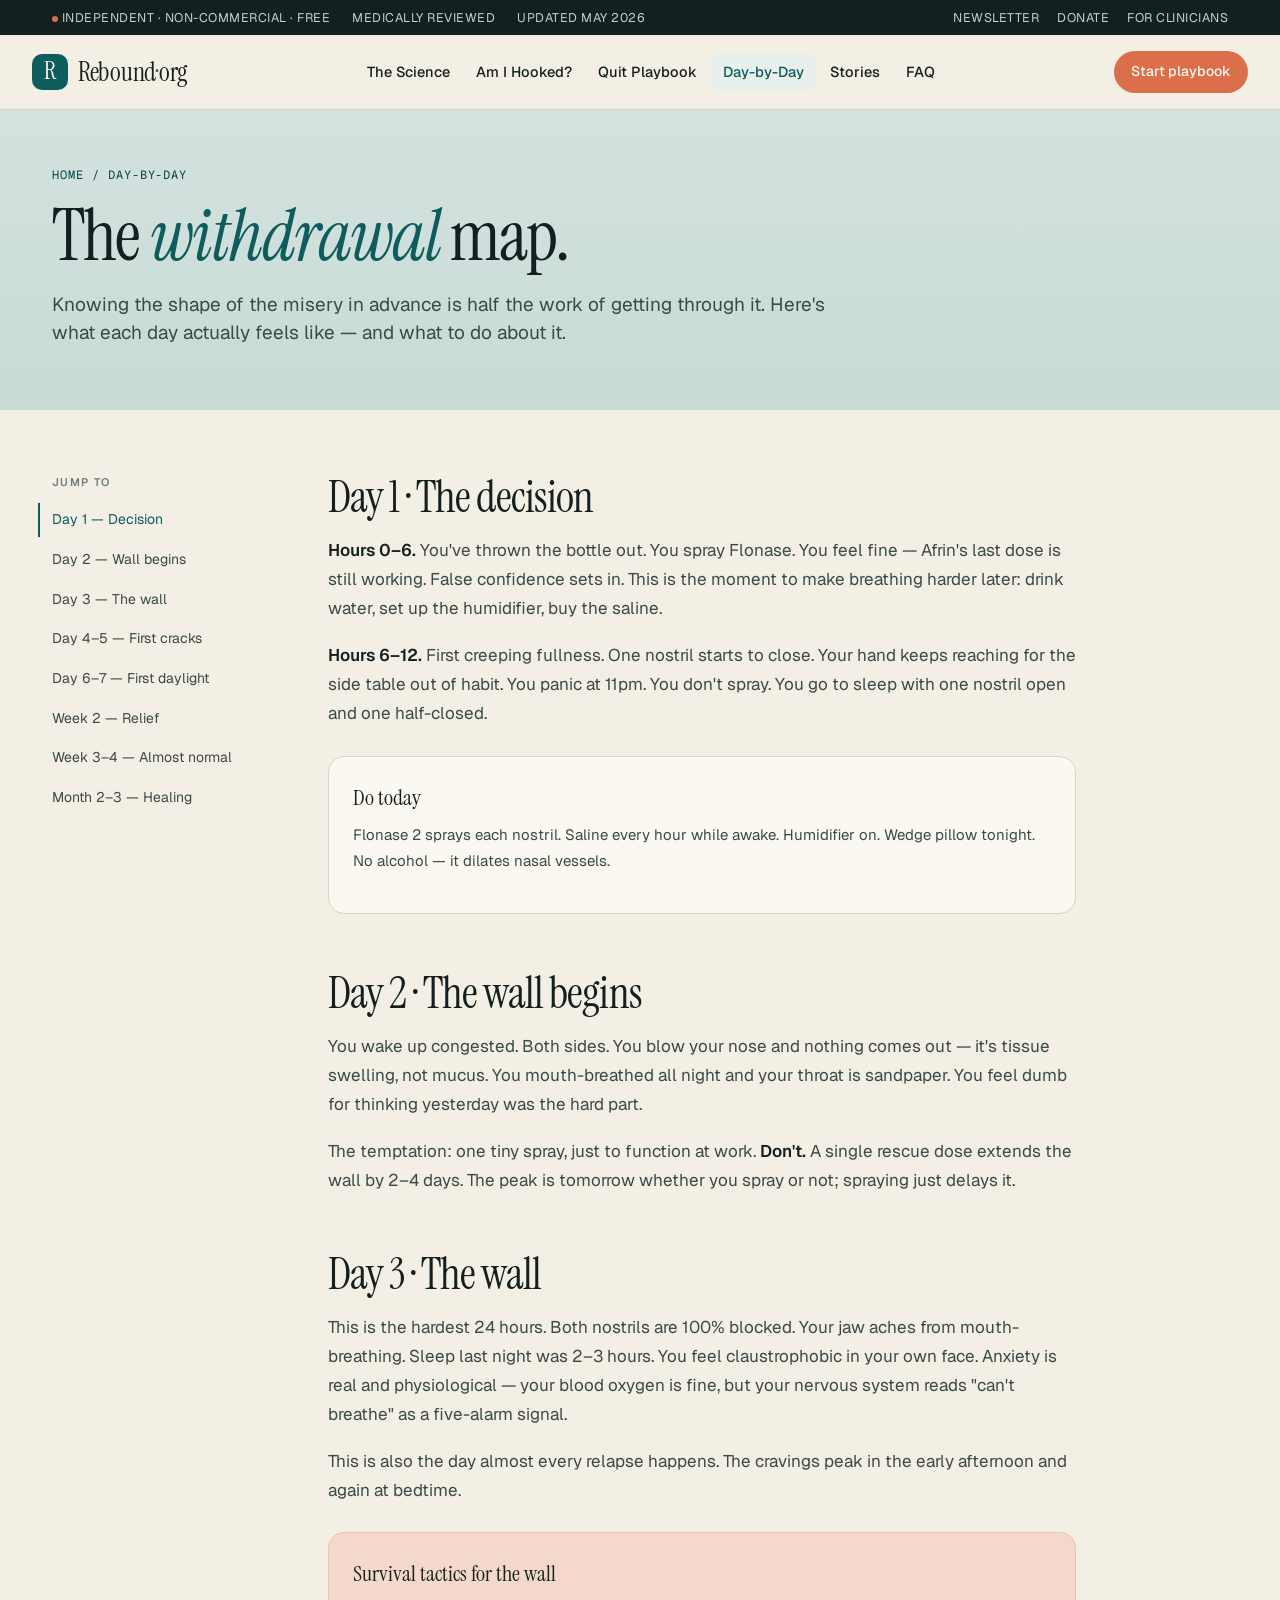
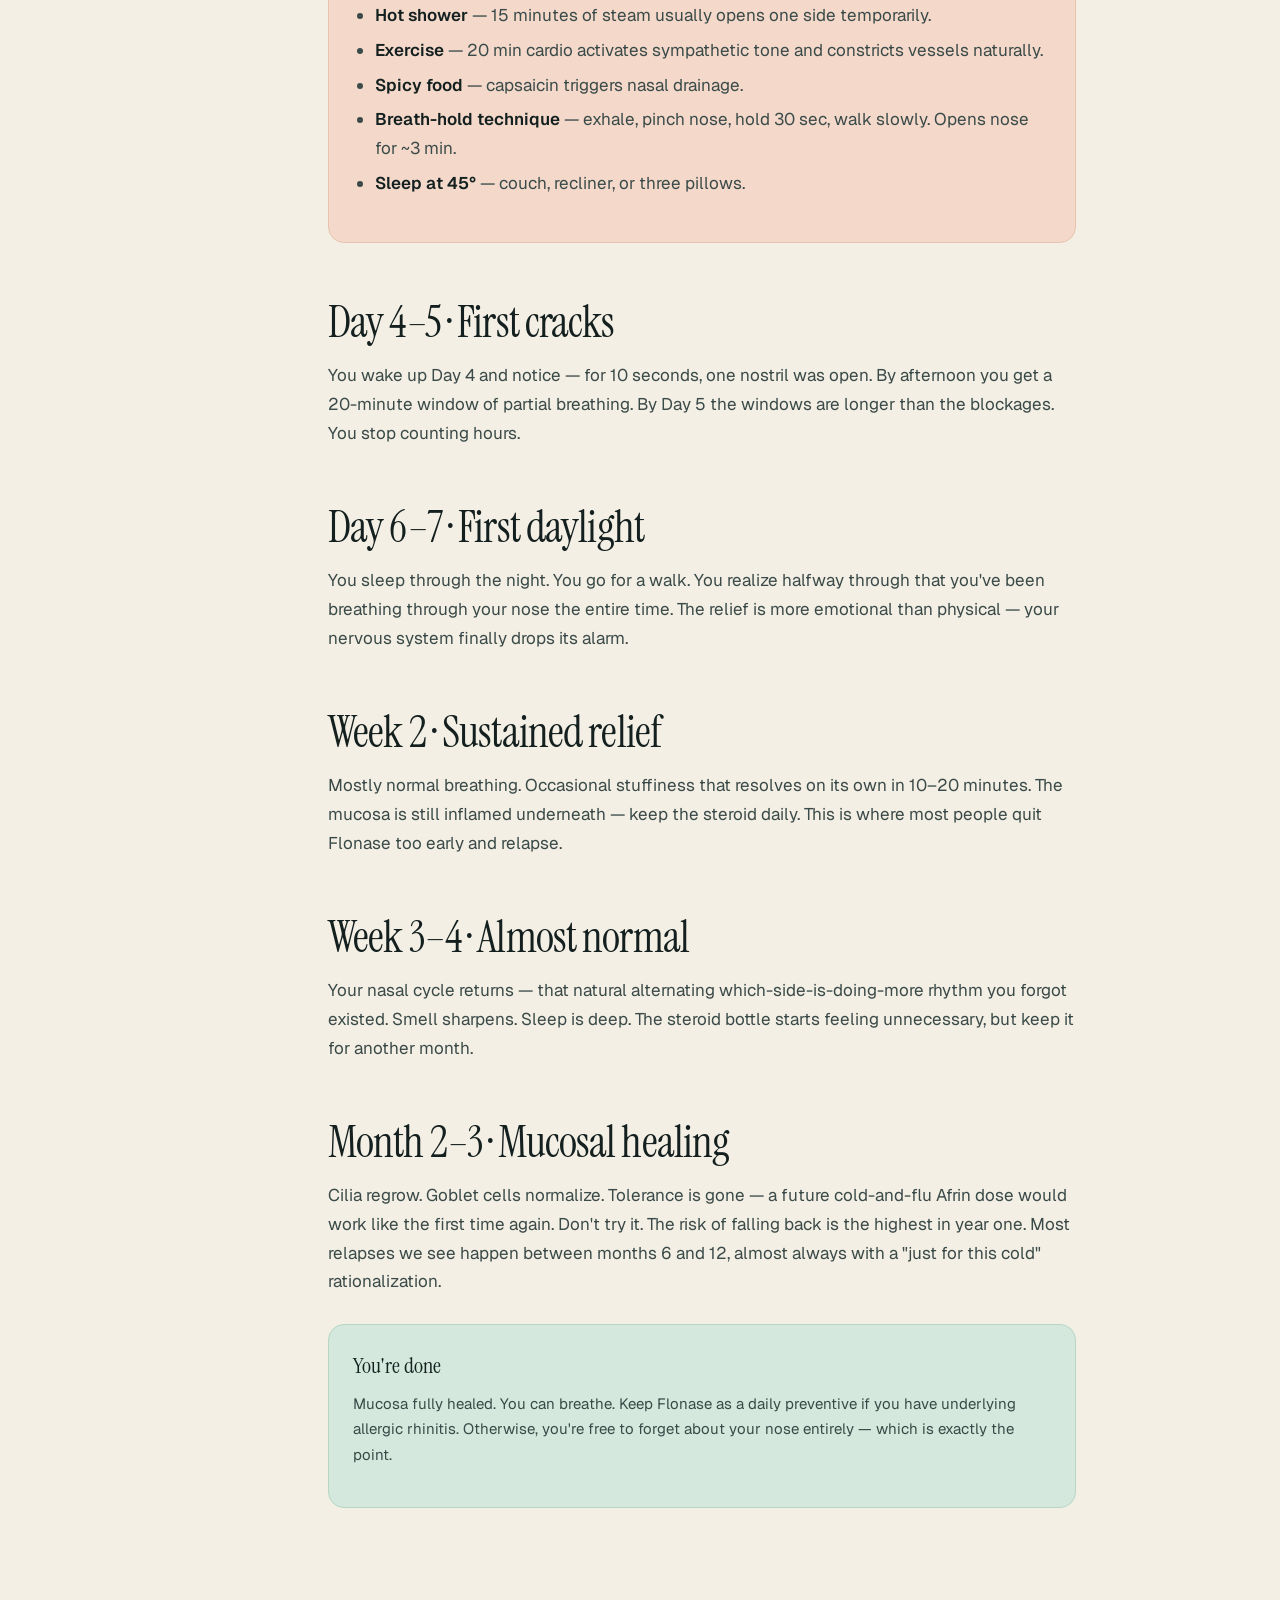
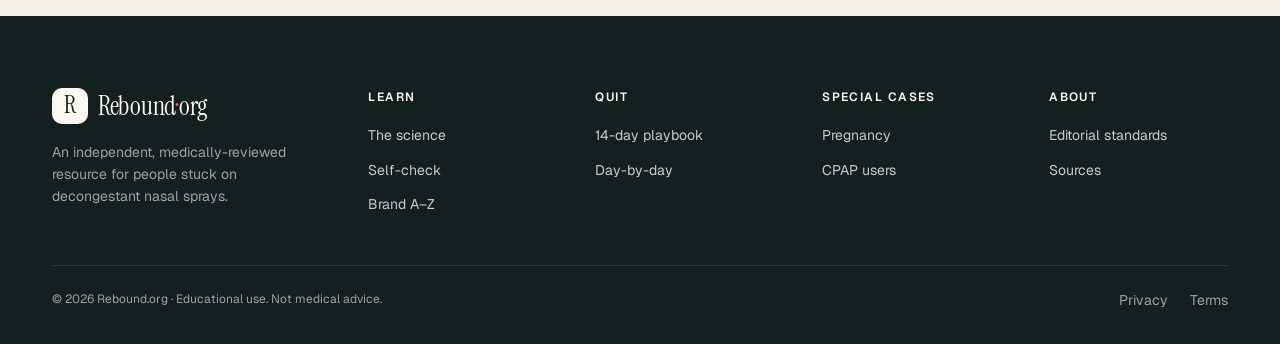
<file: timeline.html>
<!doctype html>
<html lang="en">
<head>
<meta charset="utf-8" />
<title>Day-by-Day: What Afrin withdrawal feels like · Rebound.org</title>
<meta name="description" content="An hour-by-hour, day-by-day map of what rebound congestion withdrawal actually feels like — from the last spray through full mucosal recovery at 8 weeks. Built from 20,000+ recovery-community reports and ENT timelines." />
<meta name="viewport" content="width=device-width,initial-scale=1" />
<meta name="theme-color" content="#0E5C5C" />
<link rel="canonical" href="https://reboundcongestion.org/timeline.html" />
<link rel="preconnect" href="https://fonts.googleapis.com" />
<link rel="preconnect" href="https://fonts.gstatic.com" crossorigin />
<link href="https://fonts.googleapis.com/css2?family=Instrument+Serif:ital@0;1&family=Geist:wght@300;400;500;600;700&family=Geist+Mono:wght@400;500&display=swap" rel="stylesheet" />
<link rel="stylesheet" href="assets/styles.css" />
</head>
<body>
<a href="#main" class="skip">Skip to main content</a>

<div class="utilbar"><div class="container"><div class="row">
  <div class="left"><span><span class="dot"></span>&nbsp;Independent · Non-commercial · Free</span><span class="hide-mobile">Medically reviewed</span><span class="hide-mobile">Updated May 2026</span></div>
  <div class="right hide-mobile"><a href="#">Newsletter</a><a href="#">Donate</a><a href="#">For Clinicians</a></div>
</div></div></div>

<header class="site"><div class="container-wide"><nav class="nav" aria-label="Primary">
  <a href="index.html" class="brand"><span class="mark">R</span><span class="wordmark">Rebound<em>·</em>org</span></a>
  <div class="navlinks">
    <a class="nav-item" href="science.html">The Science</a>
    <a class="nav-item" href="self-check.html">Am I Hooked?</a>
    <a class="nav-item" href="playbook.html">Quit Playbook</a>
    <a class="nav-item active" href="timeline.html">Day-by-Day</a>
    <a class="nav-item" href="stories.html">Stories</a>
    <a class="nav-item" href="faq.html">FAQ</a>
  </div>
  <div class="nav-actions">
    <a class="btn coral hide-mobile" href="playbook.html">Start playbook</a>
    <button class="menu-btn" id="menuOpen" aria-label="Open menu"><svg width="18" height="18" viewBox="0 0 18 18" fill="none"><path d="M2 5h14M2 9h14M2 13h14" stroke="currentColor" stroke-width="1.6" stroke-linecap="round"/></svg></button>
  </div>
</nav></div></header>

<div class="mobile-menu" id="mobileMenu">
  <div class="top"><a href="index.html" class="brand"><span class="mark">R</span><span class="wordmark">Rebound<em>·</em>org</span></a><button class="menu-btn" id="menuClose" aria-label="Close menu"><svg width="18" height="18" viewBox="0 0 18 18" fill="none"><path d="M4 4l10 10M14 4L4 14" stroke="currentColor" stroke-width="1.6" stroke-linecap="round"/></svg></button></div>
  <nav><a href="science.html">The Science</a><a href="self-check.html">Am I Hooked?</a><a href="playbook.html">Quit Playbook</a><a href="timeline.html">Day-by-Day</a><a href="stories.html">Stories</a><a href="faq.html">FAQ</a></nav>
</div>

<main id="main">

<section class="page-hero">
  <div class="container">
    <p class="crumb"><a href="index.html">Home</a> / Day-by-Day</p>
    <h1>The <em>withdrawal</em> map.</h1>
    <p class="lede">Knowing the shape of the misery in advance is half the work of getting through it. Here's what each day actually feels like — and what to do about it.</p>
  </div>
</section>

<div class="container">
<div class="article">
  <aside class="article-toc">
    <h6>Jump to</h6>
    <ul>
      <li><a href="#day-1">Day 1 — Decision</a></li>
      <li><a href="#day-2">Day 2 — Wall begins</a></li>
      <li><a href="#day-3">Day 3 — The wall</a></li>
      <li><a href="#day-4">Day 4–5 — First cracks</a></li>
      <li><a href="#day-6">Day 6–7 — First daylight</a></li>
      <li><a href="#week-2">Week 2 — Relief</a></li>
      <li><a href="#week-3">Week 3–4 — Almost normal</a></li>
      <li><a href="#month-2">Month 2–3 — Healing</a></li>
    </ul>
  </aside>

  <article class="article-body">
    <h2 id="day-1">Day 1 · The decision</h2>
    <p><strong>Hours 0–6.</strong> You've thrown the bottle out. You spray Flonase. You feel fine — Afrin's last dose is still working. False confidence sets in. This is the moment to make breathing harder later: drink water, set up the humidifier, buy the saline.</p>
    <p><strong>Hours 6–12.</strong> First creeping fullness. One nostril starts to close. Your hand keeps reaching for the side table out of habit. You panic at 11pm. You don't spray. You go to sleep with one nostril open and one half-closed.</p>
    <div class="callout"><h4>Do today</h4><p>Flonase 2 sprays each nostril. Saline every hour while awake. Humidifier on. Wedge pillow tonight. No alcohol — it dilates nasal vessels.</p></div>

    <h2 id="day-2">Day 2 · The wall begins</h2>
    <p>You wake up congested. Both sides. You blow your nose and nothing comes out — it's tissue swelling, not mucus. You mouth-breathed all night and your throat is sandpaper. You feel dumb for thinking yesterday was the hard part.</p>
    <p>The temptation: one tiny spray, just to function at work. <strong>Don't.</strong> A single rescue dose extends the wall by 2–4 days. The peak is tomorrow whether you spray or not; spraying just delays it.</p>

    <h2 id="day-3">Day 3 · The wall</h2>
    <p>This is the hardest 24 hours. Both nostrils are 100% blocked. Your jaw aches from mouth-breathing. Sleep last night was 2–3 hours. You feel claustrophobic in your own face. Anxiety is real and physiological — your blood oxygen is fine, but your nervous system reads "can't breathe" as a five-alarm signal.</p>
    <p>This is also the day almost every relapse happens. The cravings peak in the early afternoon and again at bedtime.</p>
    <div class="callout warn"><h4>Survival tactics for the wall</h4><ul style="margin-top:8px;"><li><strong>Hot shower</strong> — 15 minutes of steam usually opens one side temporarily.</li><li><strong>Exercise</strong> — 20 min cardio activates sympathetic tone and constricts vessels naturally.</li><li><strong>Spicy food</strong> — capsaicin triggers nasal drainage.</li><li><strong>Breath-hold technique</strong> — exhale, pinch nose, hold 30 sec, walk slowly. Opens nose for ~3 min.</li><li><strong>Sleep at 45°</strong> — couch, recliner, or three pillows.</li></ul></div>

    <h2 id="day-4">Day 4–5 · First cracks</h2>
    <p>You wake up Day 4 and notice — for 10 seconds, one nostril was open. By afternoon you get a 20-minute window of partial breathing. By Day 5 the windows are longer than the blockages. You stop counting hours.</p>

    <h2 id="day-6">Day 6–7 · First daylight</h2>
    <p>You sleep through the night. You go for a walk. You realize halfway through that you've been breathing through your nose the entire time. The relief is more emotional than physical — your nervous system finally drops its alarm.</p>

    <h2 id="week-2">Week 2 · Sustained relief</h2>
    <p>Mostly normal breathing. Occasional stuffiness that resolves on its own in 10–20 minutes. The mucosa is still inflamed underneath — keep the steroid daily. This is where most people quit Flonase too early and relapse.</p>

    <h2 id="week-3">Week 3–4 · Almost normal</h2>
    <p>Your nasal cycle returns — that natural alternating which-side-is-doing-more rhythm you forgot existed. Smell sharpens. Sleep is deep. The steroid bottle starts feeling unnecessary, but keep it for another month.</p>

    <h2 id="month-2">Month 2–3 · Mucosal healing</h2>
    <p>Cilia regrow. Goblet cells normalize. Tolerance is gone — a future cold-and-flu Afrin dose would work like the first time again. Don't try it. The risk of falling back is the highest in year one. Most relapses we see happen between months 6 and 12, almost always with a "just for this cold" rationalization.</p>
    <div class="callout ok"><h4>You're done</h4><p>Mucosa fully healed. You can breathe. Keep Flonase as a daily preventive if you have underlying allergic rhinitis. Otherwise, you're free to forget about your nose entirely — which is exactly the point.</p></div>
  </article>
</div>
</div>

</main>

<footer class="site"><div class="container">
  <div class="foot-grid">
    <div><a href="index.html" class="brand"><span class="mark">R</span><span class="wordmark">Rebound<em>·</em>org</span></a><p class="blurb">An independent, medically-reviewed resource for people stuck on decongestant nasal sprays.</p></div>
    <div><h5>Learn</h5><ul><li><a href="science.html">The science</a></li><li><a href="self-check.html">Self-check</a></li><li><a href="brands.html">Brand A–Z</a></li></ul></div>
    <div><h5>Quit</h5><ul><li><a href="playbook.html">14-day playbook</a></li><li><a href="timeline.html">Day-by-day</a></li></ul></div>
    <div><h5>Special cases</h5><ul><li><a href="special.html#pregnancy">Pregnancy</a></li><li><a href="special.html#cpap">CPAP users</a></li></ul></div>
    <div><h5>About</h5><ul><li><a href="about.html">Editorial standards</a></li><li><a href="sources.html">Sources</a></li></ul></div>
  </div>
  <div class="foot-bottom"><span>© 2026 Rebound.org · Educational use. Not medical advice.</span><div class="legal-links"><a href="#">Privacy</a><a href="#">Terms</a></div></div>
</div></footer>
<script src="assets/site.js"></script>
</body>
</html>
</file>
<file: assets/styles.css>
/* ============================================
   Rebound.org — shared stylesheet
   ============================================ */

:root {
  --bg: #F4EFE4;
  --bg-2: #ECE6D7;
  --paper: #FBF8F1;
  --ink: #14201F;
  --ink-2: #3A4A48;
  --muted: #6F7F7C;
  --line: #D9D3C2;
  --primary: #0E5C5C;
  --primary-2: #094545;
  --primary-soft: #D4E2DF;
  --primary-tint: #E8EFEC;
  --coral: #DC6F4B;
  --coral-soft: #F4D9CB;
  --amber: #C99A3F;
  --danger: #B6442E;
  --ok: #2F7A52;
}

* { box-sizing: border-box; }
html, body { margin: 0; padding: 0; }
html { scroll-behavior: smooth; }
body {
  background: var(--bg);
  color: var(--ink);
  font-family: 'Geist', system-ui, -apple-system, sans-serif;
  font-size: 16px;
  line-height: 1.55;
  -webkit-font-smoothing: antialiased;
  text-rendering: optimizeLegibility;
}
.serif { font-family: 'Instrument Serif', 'Source Serif 4', Georgia, serif; font-weight: 400; letter-spacing: -0.01em; }
.mono { font-family: 'Geist Mono', ui-monospace, monospace; }
a { color: var(--primary); text-decoration: none; }
a:hover { text-decoration: underline; text-underline-offset: 3px; }
h1, h2, h3, h4, h5, h6 { margin: 0; font-weight: 500; }
p { margin: 0; }
img { max-width: 100%; display: block; }

.container { max-width: 1240px; margin: 0 auto; padding: 0 24px; }
.container-wide { max-width: 1360px; margin: 0 auto; padding: 0 24px; }
@media (min-width: 768px) {
  .container, .container-wide { padding: 0 32px; }
}

/* skip-link for a11y */
.skip { position: absolute; left: -9999px; top: 0; padding: 8px 12px; background: var(--ink); color: var(--paper); border-radius: 4px; z-index: 100; }
.skip:focus { left: 8px; top: 8px; }

/* ===== top utility bar ===== */
.utilbar {
  background: var(--ink);
  color: #C7CFCE;
  font-size: 12.5px;
  letter-spacing: 0.04em;
  text-transform: uppercase;
}
.utilbar .row {
  display: flex; justify-content: space-between; align-items: center;
  padding: 8px 0;
  gap: 16px;
}
.utilbar .left { display: flex; gap: 22px; align-items: center; flex-wrap: wrap; }
.utilbar .dot { width: 6px; height: 6px; border-radius: 50%; background: var(--coral); display: inline-block; }
.utilbar a { color: #C7CFCE; }
.utilbar .right { display: flex; gap: 18px; }

/* ===== main header ===== */
header.site {
  background: var(--bg);
  border-bottom: 1px solid var(--line);
  position: sticky; top: 0; z-index: 50;
}
.nav {
  display: flex; align-items: center; justify-content: space-between;
  padding: 16px 0;
  gap: 16px;
}
.brand {
  display: flex; align-items: center; gap: 10px;
  text-decoration: none; color: var(--ink);
  flex-shrink: 0;
}
.brand:hover { text-decoration: none; }
.brand .mark {
  width: 36px; height: 36px;
  background: var(--primary); color: var(--paper);
  border-radius: 10px;
  display: grid; place-items: center;
  font-family: 'Instrument Serif', serif;
  font-size: 24px; line-height: 1; padding-bottom: 3px;
  flex-shrink: 0;
}
.brand .wordmark {
  font-family: 'Instrument Serif', serif;
  font-size: 26px; line-height: 1;
  letter-spacing: -0.01em;
  white-space: nowrap;
}
.brand .wordmark em { font-style: italic; color: var(--primary); }

.navlinks { display: none; gap: 2px; align-items: center; }
@media (min-width: 1080px) { .navlinks { display: flex; } }
.navlinks a.nav-item {
  padding: 8px 12px;
  color: var(--ink);
  font-weight: 500;
  font-size: 14.5px;
  border-radius: 8px;
  display: inline-flex; align-items: center; gap: 5px;
  white-space: nowrap;
}
.navlinks a.nav-item:hover { background: var(--bg-2); text-decoration: none; }
.navlinks a.nav-item.active { background: var(--primary-tint); color: var(--primary); }
.navlinks a.nav-item svg { opacity: 0.5; }

.nav-actions { display: flex; gap: 8px; align-items: center; }
.search-pill {
  display: none; align-items: center; gap: 8px;
  background: var(--paper); border: 1px solid var(--line);
  padding: 8px 14px; border-radius: 999px;
  color: var(--muted); font-size: 14px;
  width: 200px;
  cursor: text;
}
@media (min-width: 1200px) { .search-pill { display: flex; width: 220px; } }
.search-pill input { border: 0; background: transparent; outline: none; flex: 1; font: inherit; color: var(--ink); min-width: 0; }

.search-icon-btn {
  display: inline-grid; place-items: center;
  width: 40px; height: 40px;
  border-radius: 50%;
  background: var(--paper); border: 1px solid var(--line);
  color: var(--ink);
  cursor: pointer;
}
@media (min-width: 1200px) { .search-icon-btn { display: none; } }

.menu-btn {
  display: inline-grid; place-items: center;
  width: 40px; height: 40px;
  border-radius: 50%;
  background: var(--paper); border: 1px solid var(--line);
  color: var(--ink);
  cursor: pointer;
}
@media (min-width: 1080px) { .menu-btn { display: none; } }

.btn {
  display: inline-flex; align-items: center; gap: 8px;
  padding: 9px 16px; border-radius: 999px;
  border: 1px solid transparent;
  font: inherit; font-weight: 500; font-size: 14px;
  cursor: pointer;
  transition: transform 0.05s ease;
  text-align: center;
  white-space: nowrap;
}
.btn:active { transform: translateY(1px); }
.btn.primary { background: var(--primary); color: var(--paper); }
.btn.primary:hover { background: var(--primary-2); text-decoration: none; }
.btn.ghost { background: transparent; border-color: var(--ink); color: var(--ink); }
.btn.ghost:hover { background: var(--ink); color: var(--paper); text-decoration: none; }
.btn.coral { background: var(--coral); color: var(--paper); }
.btn.coral:hover { background: #C2593A; text-decoration: none; }
.btn.lg { padding: 14px 22px; font-size: 15px; }
.btn.sm { padding: 6px 12px; font-size: 13px; }

/* mobile menu sheet */
.mobile-menu {
  display: none;
  position: fixed; inset: 0;
  background: var(--bg);
  z-index: 100;
  padding: 24px;
  flex-direction: column;
}
.mobile-menu.open { display: flex; }
.mobile-menu .top {
  display: flex; justify-content: space-between; align-items: center;
  margin-bottom: 32px;
}
.mobile-menu nav a {
  display: block;
  padding: 16px 0;
  font-family: 'Instrument Serif', serif;
  font-size: 28px;
  color: var(--ink);
  border-bottom: 1px solid var(--line);
}
.mobile-menu .actions {
  margin-top: auto;
  display: flex; flex-direction: column; gap: 10px;
  padding-top: 24px;
}

/* ===== trust strip ===== */
.trust {
  background: var(--primary-soft);
  border-bottom: 1px solid #BFD0CB;
  overflow: hidden;
  padding: 12px 0;
}
.trust-track {
  display: flex; gap: 56px;
  white-space: nowrap;
  animation: marquee 45s linear infinite;
  font-size: 14px;
  color: var(--primary-2);
  width: fit-content;
}
.trust-track .item { display: inline-flex; align-items: center; gap: 10px; }
.trust-track .item b { color: var(--ink); font-weight: 600; }
.trust-track .icn { width: 22px; height: 22px; border-radius: 50%; background: var(--paper); display: inline-grid; place-items: center; flex: 0 0 22px; font-size: 12px; }
@keyframes marquee {
  0%   { transform: translateX(0); }
  100% { transform: translateX(-50%); }
}
@media (prefers-reduced-motion: reduce) {
  .trust-track { animation: none; }
}

/* ===== page hero (sub pages) ===== */
.page-hero {
  background: linear-gradient(180deg, var(--primary-soft) 0%, #C9DBD6 100%);
  padding: 56px 0 64px;
}
.page-hero .crumb {
  font-family: 'Geist Mono', monospace;
  font-size: 12px; text-transform: uppercase; letter-spacing: 0.08em;
  color: var(--primary-2);
  margin-bottom: 16px;
}
.page-hero .crumb a { color: var(--primary-2); }
.page-hero h1 {
  font-family: 'Instrument Serif', serif;
  font-size: clamp(40px, 6vw, 72px);
  line-height: 0.98;
  letter-spacing: -0.025em;
  color: var(--ink);
  max-width: 16ch;
}
.page-hero h1 em { color: var(--primary); font-style: italic; }
.page-hero .lede {
  margin-top: 20px;
  font-size: 19px;
  line-height: 1.45;
  color: var(--ink-2);
  max-width: 60ch;
}
.page-hero .meta {
  margin-top: 28px;
  display: flex; gap: 20px; flex-wrap: wrap;
  font-size: 13px; color: var(--ink-2);
}
.page-hero .meta .pip { display: inline-flex; align-items: center; gap: 6px; }
.page-hero .meta .pip::before {
  content: ''; width: 6px; height: 6px; border-radius: 50%; background: var(--primary);
}

/* ===== homepage hero ===== */
.hero {
  background: linear-gradient(180deg, var(--primary-soft) 0%, #C9DBD6 100%);
  position: relative;
  overflow: hidden;
}
.hero-grid {
  display: grid;
  grid-template-columns: 1fr;
  gap: 32px;
  padding: 48px 0 64px;
  align-items: center;
}
@media (min-width: 900px) {
  .hero-grid { grid-template-columns: 1.05fr 0.95fr; gap: 48px; padding: 72px 0 88px; }
}
.hero h1 {
  font-family: 'Instrument Serif', serif;
  font-size: clamp(44px, 6.5vw, 84px);
  line-height: 0.98;
  letter-spacing: -0.025em;
  color: var(--ink);
}
.hero h1 em { color: var(--primary); font-style: italic; }
.hero .lede {
  margin-top: 22px;
  font-size: clamp(17px, 1.4vw, 20px);
  line-height: 1.45;
  color: var(--ink-2);
  max-width: 540px;
}
.hero .cta-row { margin-top: 28px; display: flex; gap: 10px; flex-wrap: wrap; }
.hero .micronote {
  margin-top: 22px;
  font-size: 13px; color: var(--muted);
  display: flex; align-items: center; gap: 8px;
  max-width: 60ch;
}
.hero .visual {
  aspect-ratio: 1/1;
  background: var(--paper);
  border-radius: 24px;
  border: 1px solid #BFD0CB;
  position: relative;
  overflow: hidden;
  box-shadow: 0 30px 60px -20px rgba(14, 92, 92, 0.25);
}
.hero .visual .breath { position: absolute; inset: 0; display: grid; place-items: center; }
.hero .visual .ring {
  width: 70%; aspect-ratio: 1/1;
  border: 1.5px solid var(--primary);
  border-radius: 50%;
  opacity: 0.4;
  position: absolute;
  animation: breathe 5s ease-in-out infinite;
}
.hero .visual .ring.r2 { animation-delay: -1.6s; opacity: 0.25; }
.hero .visual .ring.r3 { animation-delay: -3.2s; opacity: 0.15; }
@keyframes breathe {
  0%, 100% { transform: scale(0.7); opacity: 0.45; }
  50%      { transform: scale(1.1); opacity: 0.05; }
}
@media (prefers-reduced-motion: reduce) { .hero .visual .ring { animation: none; } }
.hero .visual .core {
  width: 38%; aspect-ratio: 1/1; border-radius: 50%;
  background: radial-gradient(circle at 30% 30%, #1B7878, var(--primary) 60%, var(--primary-2));
  position: relative; z-index: 2;
  box-shadow: 0 20px 40px -10px rgba(14, 92, 92, 0.5);
}
.hero .visual .label {
  position: absolute; bottom: 20px; left: 20px; right: 20px;
  display: flex; justify-content: space-between; align-items: end;
  font-size: 13px; color: var(--ink-2);
  gap: 12px;
}
.hero .visual .label .big { font-family: 'Instrument Serif', serif; font-size: clamp(24px, 3vw, 32px); color: var(--ink); line-height: 1; }
.hero .visual .label .stat-label { font-size: 11px; text-transform: uppercase; letter-spacing: 0.08em; color: var(--muted); }
.hero .visual .corner {
  position: absolute; top: 20px; left: 20px;
  font-family: 'Geist Mono', monospace;
  font-size: 11px; letter-spacing: 0.1em;
  color: var(--muted); text-transform: uppercase;
}

/* ===== featured cards ===== */
.featured { padding: 56px 0 24px; background: var(--bg); }
.feat-grid {
  display: grid; grid-template-columns: 1fr;
  gap: 16px;
}
@media (min-width: 720px) { .feat-grid { grid-template-columns: repeat(2, 1fr); } }
@media (min-width: 1024px) { .feat-grid { grid-template-columns: repeat(3, 1fr); gap: 20px; } }
.feat {
  background: var(--paper);
  border: 1px solid var(--line);
  border-radius: 20px;
  padding: 24px;
  display: flex; flex-direction: column;
  min-height: 260px;
  transition: transform 0.15s ease, box-shadow 0.15s ease;
  color: inherit;
}
.feat:hover {
  text-decoration: none;
  transform: translateY(-3px);
  box-shadow: 0 20px 40px -20px rgba(20, 32, 31, 0.18);
}
.feat .kicker {
  font-size: 11px; letter-spacing: 0.12em; text-transform: uppercase;
  color: var(--primary); font-weight: 600;
  margin-bottom: 16px;
  display: flex; align-items: center; gap: 8px;
}
.feat h3 {
  font-family: 'Instrument Serif', serif;
  font-size: clamp(26px, 2.5vw, 32px);
  line-height: 1.05;
  letter-spacing: -0.015em;
  margin-bottom: 10px;
}
.feat p { color: var(--ink-2); font-size: 15px; }
.feat .spacer { flex: 1; }
.feat .cta {
  margin-top: 20px;
  display: inline-flex; align-items: center; gap: 8px;
  align-self: flex-start;
  color: var(--primary);
}
.feat.dark { background: #1E2E2C; color: var(--paper); border-color: transparent; }
.feat.dark h3 { color: var(--paper); }
.feat.dark p { color: #B5C4C2; }
.feat.dark .kicker { color: var(--coral); }
.feat.dark .cta { color: var(--coral-soft); }

/* ===== section header ===== */
.sec { padding: 56px 0; }
@media (min-width: 900px) { .sec { padding: 72px 0; } }
.sec-head {
  display: flex; justify-content: space-between; align-items: end;
  margin-bottom: 28px;
  gap: 16px;
  border-bottom: 1px solid var(--line);
  padding-bottom: 16px;
  flex-wrap: wrap;
}
.sec-head h2 {
  font-size: 13px; letter-spacing: 0.14em; text-transform: uppercase;
  font-weight: 600;
  color: var(--ink);
  display: flex; align-items: center; gap: 10px;
}
.sec-head h2 .bar { width: 18px; height: 2px; background: var(--primary); display: inline-block; }
.sec-head .right { display: flex; align-items: center; gap: 16px; font-size: 14px; }

/* ===== editorial grid ===== */
.ed-grid {
  display: grid;
  grid-template-columns: 1fr;
  gap: 32px;
}
@media (min-width: 900px) { .ed-grid { grid-template-columns: 1.1fr 0.9fr; gap: 48px; } }
.ed-lead { display: flex; flex-direction: column; gap: 18px; }
.ed-lead .image {
  aspect-ratio: 4/3;
  border-radius: 16px;
  overflow: hidden;
  position: relative;
  background: var(--primary-tint);
  border: 1px solid var(--line);
}
.placeholder {
  width: 100%; height: 100%; position: relative;
  background-image: repeating-linear-gradient(135deg, transparent 0 14px, rgba(14, 92, 92, 0.07) 14px 15px);
  background-color: var(--primary-tint);
  display: flex; align-items: center; justify-content: center;
}
.placeholder .ph-label {
  background: var(--paper); padding: 6px 12px; border-radius: 999px;
  font-family: 'Geist Mono', monospace;
  font-size: 11px; letter-spacing: 0.08em; text-transform: uppercase;
  color: var(--muted);
  border: 1px solid var(--line);
}
.ed-lead h3 {
  font-family: 'Instrument Serif', serif;
  font-size: clamp(26px, 2.8vw, 36px); line-height: 1.05; letter-spacing: -0.015em;
}
.ed-lead p { color: var(--ink-2); font-size: 16px; }
.ed-list { display: flex; flex-direction: column; }
.ed-item {
  display: grid; grid-template-columns: 80px 1fr;
  gap: 16px;
  padding: 20px 0;
  border-bottom: 1px solid var(--line);
  align-items: start;
  color: inherit;
}
@media (min-width: 600px) { .ed-item { grid-template-columns: 96px 1fr; gap: 20px; padding: 22px 0; } }
.ed-item:last-child { border-bottom: 0; }
.ed-item:hover { text-decoration: none; }
.ed-item .thumb {
  width: 80px; height: 80px;
  border-radius: 12px;
  overflow: hidden;
}
@media (min-width: 600px) { .ed-item .thumb { width: 96px; height: 96px; } }
.ed-item h4 {
  font-family: 'Instrument Serif', serif;
  font-size: 20px; line-height: 1.15;
  letter-spacing: -0.01em;
  margin-bottom: 6px;
}
@media (min-width: 600px) { .ed-item h4 { font-size: 22px; } }
.ed-item p { color: var(--muted); font-size: 14px; line-height: 1.45; }
.ed-item:hover h4 { color: var(--primary); }

/* ===== big banner ===== */
.banner {
  margin: 24px 0;
  background: var(--primary);
  color: var(--paper);
  border-radius: 24px;
  padding: 36px;
  display: grid;
  grid-template-columns: 1fr;
  gap: 32px;
  align-items: center;
  overflow: hidden;
  position: relative;
}
@media (min-width: 900px) {
  .banner { padding: 56px; grid-template-columns: 1.3fr 1fr; gap: 48px; }
}
.banner::before {
  content: ''; position: absolute;
  right: -120px; top: -120px;
  width: 420px; height: 420px;
  background: radial-gradient(circle, #1A7878, transparent 65%);
  opacity: 0.5;
}
.banner h3 {
  font-family: 'Instrument Serif', serif;
  font-size: clamp(28px, 3.5vw, 44px); line-height: 1.05; letter-spacing: -0.02em;
  margin-bottom: 14px;
}
.banner p { color: #C3D4D2; margin-bottom: 22px; }
.form-pill {
  display: flex; background: var(--paper); border-radius: 999px; padding: 6px;
  align-items: center;
  flex-wrap: wrap;
  gap: 4px;
}
.form-pill input {
  flex: 1; border: 0; outline: none; background: transparent;
  padding: 10px 16px; font: inherit; color: var(--ink);
  min-width: 160px;
}
.banner .legal { font-size: 12px; color: #95A8A5; margin-top: 12px; }
.banner-viz { position: relative; z-index: 1; aspect-ratio: 1/1; max-width: 280px; margin: 0 auto; display: none; }
@media (min-width: 900px) { .banner-viz { display: block; margin-left: auto; } }
.banner-viz .circles { width: 100%; height: 100%; position: relative; }
.banner-viz .ring2 { position: absolute; inset: 0; border-radius: 50%; border: 1px solid rgba(255,255,255,0.25); }
.banner-viz .ring2.r2 { inset: 14%; }
.banner-viz .ring2.r3 { inset: 28%; }
.banner-viz .ring2.r4 { inset: 42%; border-color: rgba(255,255,255,0.5); }
.banner-viz .dot-m {
  position: absolute; top: 6%; left: 50%; transform: translateX(-50%);
  width: 14px; height: 14px; border-radius: 50%; background: var(--coral);
  box-shadow: 0 0 0 4px rgba(220, 111, 75, 0.25);
}
.banner-viz .core2 {
  position: absolute; inset: 42%;
  border-radius: 50%;
  background: var(--paper);
  color: var(--primary);
  font-family: 'Instrument Serif', serif;
  font-size: 26px;
  display: grid; place-items: center;
}

/* ===== two-col list ===== */
.col2 {
  display: grid;
  grid-template-columns: 1fr;
  gap: 0 56px;
}
@media (min-width: 800px) { .col2 { grid-template-columns: repeat(2, 1fr); } }
.col2 .item {
  display: grid; grid-template-columns: 64px 1fr;
  gap: 14px;
  padding: 18px 0;
  border-bottom: 1px solid var(--line);
  align-items: start;
  color: inherit;
}
@media (min-width: 600px) { .col2 .item { grid-template-columns: 80px 1fr; gap: 18px; padding: 20px 0; } }
.col2 .item:hover { text-decoration: none; }
.col2 .item .thumb { width: 64px; height: 64px; border-radius: 10px; overflow: hidden; }
@media (min-width: 600px) { .col2 .item .thumb { width: 80px; height: 80px; } }
.col2 .item h4 {
  font-family: 'Instrument Serif', serif;
  font-size: 18px; line-height: 1.2;
  margin-bottom: 4px;
}
@media (min-width: 600px) { .col2 .item h4 { font-size: 19px; } }
.col2 .item p { font-size: 13.5px; color: var(--muted); }

/* ===== timeline ===== */
.timeline-wrap {
  background: var(--paper);
  border: 1px solid var(--line);
  border-radius: 20px;
  padding: 24px;
}
@media (min-width: 800px) { .timeline-wrap { padding: 40px; } }
.timeline {
  display: grid;
  grid-template-columns: repeat(2, 1fr);
  gap: 10px;
  margin-top: 24px;
}
@media (min-width: 640px) { .timeline { grid-template-columns: repeat(4, 1fr); } }
@media (min-width: 1024px) { .timeline { grid-template-columns: repeat(8, 1fr); gap: 12px; } }
.tl-cell {
  background: var(--bg);
  border-radius: 12px;
  padding: 16px 12px;
  border: 1px solid transparent;
  cursor: pointer;
  transition: all 0.15s ease;
  min-height: 180px;
  display: flex; flex-direction: column;
  position: relative;
  color: inherit;
}
@media (min-width: 1024px) { .tl-cell { min-height: 200px; padding: 18px 14px; } }
.tl-cell:hover { background: var(--primary-tint); border-color: var(--primary-soft); text-decoration: none; }
.tl-cell.peak { background: #F4D9CB; }
.tl-cell.peak:hover { background: #EFCBB7; }
.tl-cell .day {
  font-family: 'Geist Mono', monospace;
  font-size: 10px; letter-spacing: 0.1em; text-transform: uppercase;
  color: var(--muted);
  margin-bottom: 8px;
}
.tl-cell .label {
  font-family: 'Instrument Serif', serif;
  font-size: 18px; line-height: 1.1;
  letter-spacing: -0.01em;
  margin-bottom: 10px;
}
@media (min-width: 1024px) { .tl-cell .label { font-size: 19px; } }
.tl-cell .severity { margin-top: auto; display: flex; gap: 3px; }
.tl-cell .bar-s { width: 100%; height: 4px; border-radius: 2px; background: rgba(14, 32, 31, 0.1); }
.tl-cell .bar-s.on { background: var(--primary); }
.tl-cell.peak .bar-s.on { background: var(--danger); }
.tl-cell .desc { font-size: 12px; color: var(--ink-2); line-height: 1.35; }

/* ===== quotes ===== */
.stories { background: var(--bg-2); padding: 64px 0; }
@media (min-width: 900px) { .stories { padding: 80px 0; } }
.story-grid {
  display: grid;
  grid-template-columns: 1fr;
  gap: 16px;
  margin-top: 32px;
}
@media (min-width: 720px) { .story-grid { grid-template-columns: repeat(2, 1fr); gap: 20px; } }
@media (min-width: 1024px) { .story-grid { grid-template-columns: repeat(3, 1fr); } }
.story {
  background: var(--paper);
  border: 1px solid var(--line);
  border-radius: 20px;
  padding: 24px;
  display: flex; flex-direction: column;
  gap: 18px;
}
.story .quote {
  font-family: 'Instrument Serif', serif;
  font-size: 20px;
  line-height: 1.3;
  letter-spacing: -0.005em;
  color: var(--ink);
}
.story .attr {
  display: flex; align-items: center; gap: 12px;
  margin-top: auto;
  font-size: 13px;
  color: var(--muted);
}
.story .avatar {
  width: 36px; height: 36px; border-radius: 50%;
  background: var(--primary-soft);
  display: grid; place-items: center;
  color: var(--primary);
  font-family: 'Instrument Serif', serif;
  font-size: 18px;
  flex-shrink: 0;
}
.story .attr b { color: var(--ink); font-weight: 600; }
.story .duration {
  display: inline-block; padding: 4px 10px; border-radius: 999px;
  background: var(--coral-soft); color: var(--coral);
  font-size: 11px; font-weight: 500;
  letter-spacing: 0.04em; text-transform: uppercase;
  align-self: flex-start;
}
.story.success .duration { background: #D4E8DD; color: var(--ok); }

/* ===== faq ===== */
.faq { display: grid; grid-template-columns: 1fr; gap: 32px; }
@media (min-width: 900px) { .faq { grid-template-columns: 0.7fr 1.3fr; gap: 64px; } }
.faq-side h2 {
  font-family: 'Instrument Serif', serif;
  font-size: clamp(36px, 5vw, 56px); line-height: 0.98; letter-spacing: -0.02em;
}
.faq-side h2 em { color: var(--primary); font-style: italic; }
.faq-side p { margin-top: 18px; color: var(--ink-2); }
.faq-list .qa { border-bottom: 1px solid var(--line); }
.faq-list .q {
  padding: 20px 0;
  display: flex; justify-content: space-between; align-items: center;
  cursor: pointer;
  font-family: 'Instrument Serif', serif;
  font-size: clamp(20px, 2vw, 24px); line-height: 1.2;
  letter-spacing: -0.01em;
  gap: 16px;
  background: transparent; border: 0; width: 100%; text-align: left; color: inherit;
}
.faq-list .q .plus {
  width: 28px; height: 28px; border-radius: 50%;
  border: 1px solid var(--line);
  display: grid; place-items: center;
  color: var(--primary);
  flex: 0 0 28px;
  transition: transform 0.2s ease, background 0.2s ease;
  font-size: 16px;
}
.faq-list .qa.open .q .plus {
  transform: rotate(45deg);
  background: var(--primary); color: var(--paper); border-color: var(--primary);
}
.faq-list .a {
  max-height: 0; overflow: hidden;
  transition: max-height 0.35s ease, padding 0.3s ease;
  color: var(--ink-2);
  font-size: 15.5px;
  line-height: 1.55;
}
.faq-list .qa.open .a { max-height: 600px; padding: 0 0 22px; }

/* ===== footer ===== */
footer.site {
  background: var(--ink);
  color: #C2CFCD;
  padding: 56px 0 32px;
  margin-top: 16px;
}
@media (min-width: 900px) { footer.site { padding: 72px 0 32px; } }
.foot-grid {
  display: grid;
  grid-template-columns: repeat(2, 1fr);
  gap: 32px;
  margin-bottom: 40px;
}
@media (min-width: 700px) { .foot-grid { grid-template-columns: repeat(3, 1fr); gap: 40px; } }
@media (min-width: 1080px) { .foot-grid { grid-template-columns: 1.5fr 1fr 1fr 1fr 1fr; gap: 48px; margin-bottom: 48px; } }
.foot-grid > div:first-child { grid-column: 1 / -1; }
@media (min-width: 1080px) { .foot-grid > div:first-child { grid-column: auto; } }
footer.site h5 {
  font-size: 12px; letter-spacing: 0.12em; text-transform: uppercase;
  color: var(--paper);
  margin-bottom: 16px;
  font-weight: 600;
}
footer.site ul { list-style: none; padding: 0; margin: 0; display: flex; flex-direction: column; gap: 10px; }
footer.site a { color: #C2CFCD; font-size: 14px; }
footer.site a:hover { color: var(--paper); }
footer.site .brand .mark { background: var(--paper); color: var(--ink); }
footer.site .brand .wordmark { color: var(--paper); }
footer.site .brand .wordmark em { color: var(--coral); }
footer.site .blurb { color: #95A6A4; font-size: 14px; max-width: 320px; margin-top: 18px; }
.foot-bottom {
  border-top: 1px solid #2C3938;
  padding-top: 24px;
  display: flex; justify-content: space-between;
  font-size: 12px; color: #95A6A4;
  flex-wrap: wrap; gap: 12px;
}
.foot-bottom .legal-links { display: flex; gap: 22px; flex-wrap: wrap; }
.foot-bottom .legal-links a { color: #95A6A4; }

/* ===== misc tags ===== */
.tag {
  display: inline-block; padding: 4px 10px; border-radius: 999px;
  background: var(--primary-tint); color: var(--primary);
  font-size: 11px; font-weight: 500;
  letter-spacing: 0.05em; text-transform: uppercase;
}
.tag.coral { background: var(--coral-soft); color: var(--coral); }
.tag.amber { background: #F1E2C0; color: var(--amber); }
.tag.ok { background: #D4E8DD; color: var(--ok); }

/* ===== placeholder image variants ===== */
.ph-warm { background-color: #F4D9CB; background-image: repeating-linear-gradient(135deg, transparent 0 14px, rgba(220, 111, 75, 0.12) 14px 15px); }
.ph-sage { background-color: #DBE6E0; background-image: repeating-linear-gradient(135deg, transparent 0 14px, rgba(14, 92, 92, 0.1) 14px 15px); }
.ph-cream { background-color: #ECE6D7; background-image: repeating-linear-gradient(135deg, transparent 0 14px, rgba(20, 32, 31, 0.07) 14px 15px); }
.ph-dark  { background-color: #1E2E2C; background-image: repeating-linear-gradient(135deg, transparent 0 14px, rgba(220, 111, 75, 0.12) 14px 15px); }

/* ===== article body ===== */
.article {
  display: grid;
  grid-template-columns: 1fr;
  gap: 32px;
  padding: 56px 0;
}
@media (min-width: 1000px) {
  .article { grid-template-columns: 220px 1fr; gap: 56px; padding: 64px 0; }
}
.article-toc {
  position: relative;
}
@media (min-width: 1000px) {
  .article-toc { position: sticky; top: 130px; align-self: start; }
}
.article-toc h6 {
  font-size: 11px; letter-spacing: 0.12em; text-transform: uppercase;
  color: var(--muted); font-weight: 600;
  margin-bottom: 12px;
}
.article-toc ul { list-style: none; padding: 0; margin: 0; display: flex; flex-direction: column; gap: 6px; }
.article-toc a {
  display: block;
  font-size: 14px;
  color: var(--ink-2);
  padding: 6px 0;
  border-left: 2px solid transparent;
  padding-left: 12px;
  margin-left: -14px;
  border-radius: 0;
}
.article-toc a:hover, .article-toc a.active {
  color: var(--primary);
  border-color: var(--primary);
  text-decoration: none;
}
.article-body {
  max-width: 68ch;
  font-size: 17px;
  line-height: 1.7;
  color: var(--ink-2);
}
.article-body h2 {
  font-family: 'Instrument Serif', serif;
  font-size: clamp(32px, 4vw, 44px);
  line-height: 1.05;
  letter-spacing: -0.02em;
  color: var(--ink);
  margin: 56px 0 16px;
}
.article-body h2:first-child { margin-top: 0; }
.article-body h3 {
  font-family: 'Instrument Serif', serif;
  font-size: clamp(22px, 2.4vw, 28px);
  line-height: 1.1;
  letter-spacing: -0.015em;
  color: var(--ink);
  margin: 36px 0 12px;
}
.article-body p { margin-bottom: 18px; }
.article-body p:has(+ ul), .article-body p:has(+ ol) { margin-bottom: 12px; }
.article-body ul, .article-body ol { margin: 0 0 22px; padding-left: 22px; }
.article-body li { margin-bottom: 6px; }
.article-body strong { color: var(--ink); font-weight: 600; }
.article-body blockquote {
  margin: 28px 0;
  padding: 22px 24px;
  border-left: 3px solid var(--primary);
  background: var(--primary-tint);
  border-radius: 0 12px 12px 0;
  color: var(--ink);
  font-family: 'Instrument Serif', serif;
  font-size: 20px; line-height: 1.35;
}
.article-body blockquote cite {
  display: block; margin-top: 10px;
  font-family: 'Geist', sans-serif; font-size: 13px; color: var(--muted);
  font-style: normal; letter-spacing: 0.02em;
}
.article-body table {
  width: 100%;
  border-collapse: collapse;
  font-size: 14px;
  margin: 24px 0;
}
.article-body table th, .article-body table td {
  padding: 12px 14px;
  text-align: left;
  border-bottom: 1px solid var(--line);
  vertical-align: top;
}
.article-body table th {
  background: var(--bg-2);
  font-weight: 600;
  color: var(--ink);
  font-size: 12px;
  letter-spacing: 0.04em;
  text-transform: uppercase;
}
.callout {
  margin: 28px 0;
  padding: 22px 24px;
  background: var(--paper);
  border: 1px solid var(--line);
  border-radius: 16px;
}
.callout.warn { background: var(--coral-soft); border-color: #E8C4B0; }
.callout.ok   { background: #D4E8DD; border-color: #B5D7C2; }
.callout h4 {
  font-family: 'Instrument Serif', serif;
  font-size: 22px; margin-bottom: 6px;
  color: var(--ink);
}
.callout p { font-size: 15px; color: var(--ink-2); }
.callout strong { color: var(--ink); }

/* ===== quiz (self-check) ===== */
.quiz-card {
  background: var(--paper);
  border: 1px solid var(--line);
  border-radius: 24px;
  padding: 32px;
  max-width: 720px;
  margin: 32px auto;
}
@media (min-width: 700px) { .quiz-card { padding: 48px; } }
.quiz-card .qnum {
  font-family: 'Geist Mono', monospace;
  font-size: 12px; letter-spacing: 0.1em; text-transform: uppercase;
  color: var(--muted);
  margin-bottom: 12px;
}
.quiz-card .qtext {
  font-family: 'Instrument Serif', serif;
  font-size: clamp(26px, 3vw, 34px);
  line-height: 1.1;
  letter-spacing: -0.015em;
  margin-bottom: 28px;
}
.quiz-opts { display: flex; flex-direction: column; gap: 10px; }
.quiz-opt {
  padding: 16px 20px;
  background: var(--bg);
  border: 1px solid var(--line);
  border-radius: 12px;
  font: inherit;
  font-size: 16px;
  text-align: left;
  cursor: pointer;
  color: var(--ink);
  display: flex; justify-content: space-between; align-items: center;
  gap: 12px;
  transition: all 0.1s ease;
}
.quiz-opt:hover { border-color: var(--primary); background: var(--primary-tint); }
.quiz-opt.selected { border-color: var(--primary); background: var(--primary-tint); }
.quiz-opt .check {
  width: 22px; height: 22px; border-radius: 50%;
  border: 1.5px solid var(--line);
  display: grid; place-items: center;
  flex-shrink: 0;
}
.quiz-opt.selected .check { background: var(--primary); border-color: var(--primary); color: var(--paper); }
.quiz-progress {
  display: flex; gap: 4px;
  margin-bottom: 24px;
}
.quiz-progress .step {
  flex: 1; height: 4px; border-radius: 2px;
  background: var(--line);
}
.quiz-progress .step.on { background: var(--primary); }
.quiz-result {
  background: var(--paper);
  border-radius: 24px;
  padding: 32px;
  text-align: center;
}
.quiz-result .score {
  font-family: 'Instrument Serif', serif;
  font-size: clamp(72px, 12vw, 140px);
  line-height: 0.95;
  letter-spacing: -0.04em;
  color: var(--primary);
}
.quiz-result.high .score { color: var(--coral); }
.quiz-result h2 {
  font-family: 'Instrument Serif', serif;
  font-size: clamp(28px, 4vw, 40px);
  line-height: 1.05;
  letter-spacing: -0.02em;
  margin: 12px 0 14px;
}
.quiz-result p { color: var(--ink-2); max-width: 52ch; margin: 0 auto 18px; }

/* ===== utility ===== */
.show-mobile { display: block; }
.hide-mobile { display: none; }
@media (min-width: 900px) {
  .show-mobile { display: none; }
  .hide-mobile { display: block; }
}
.tnum { font-variant-numeric: tabular-nums; }
</file>
